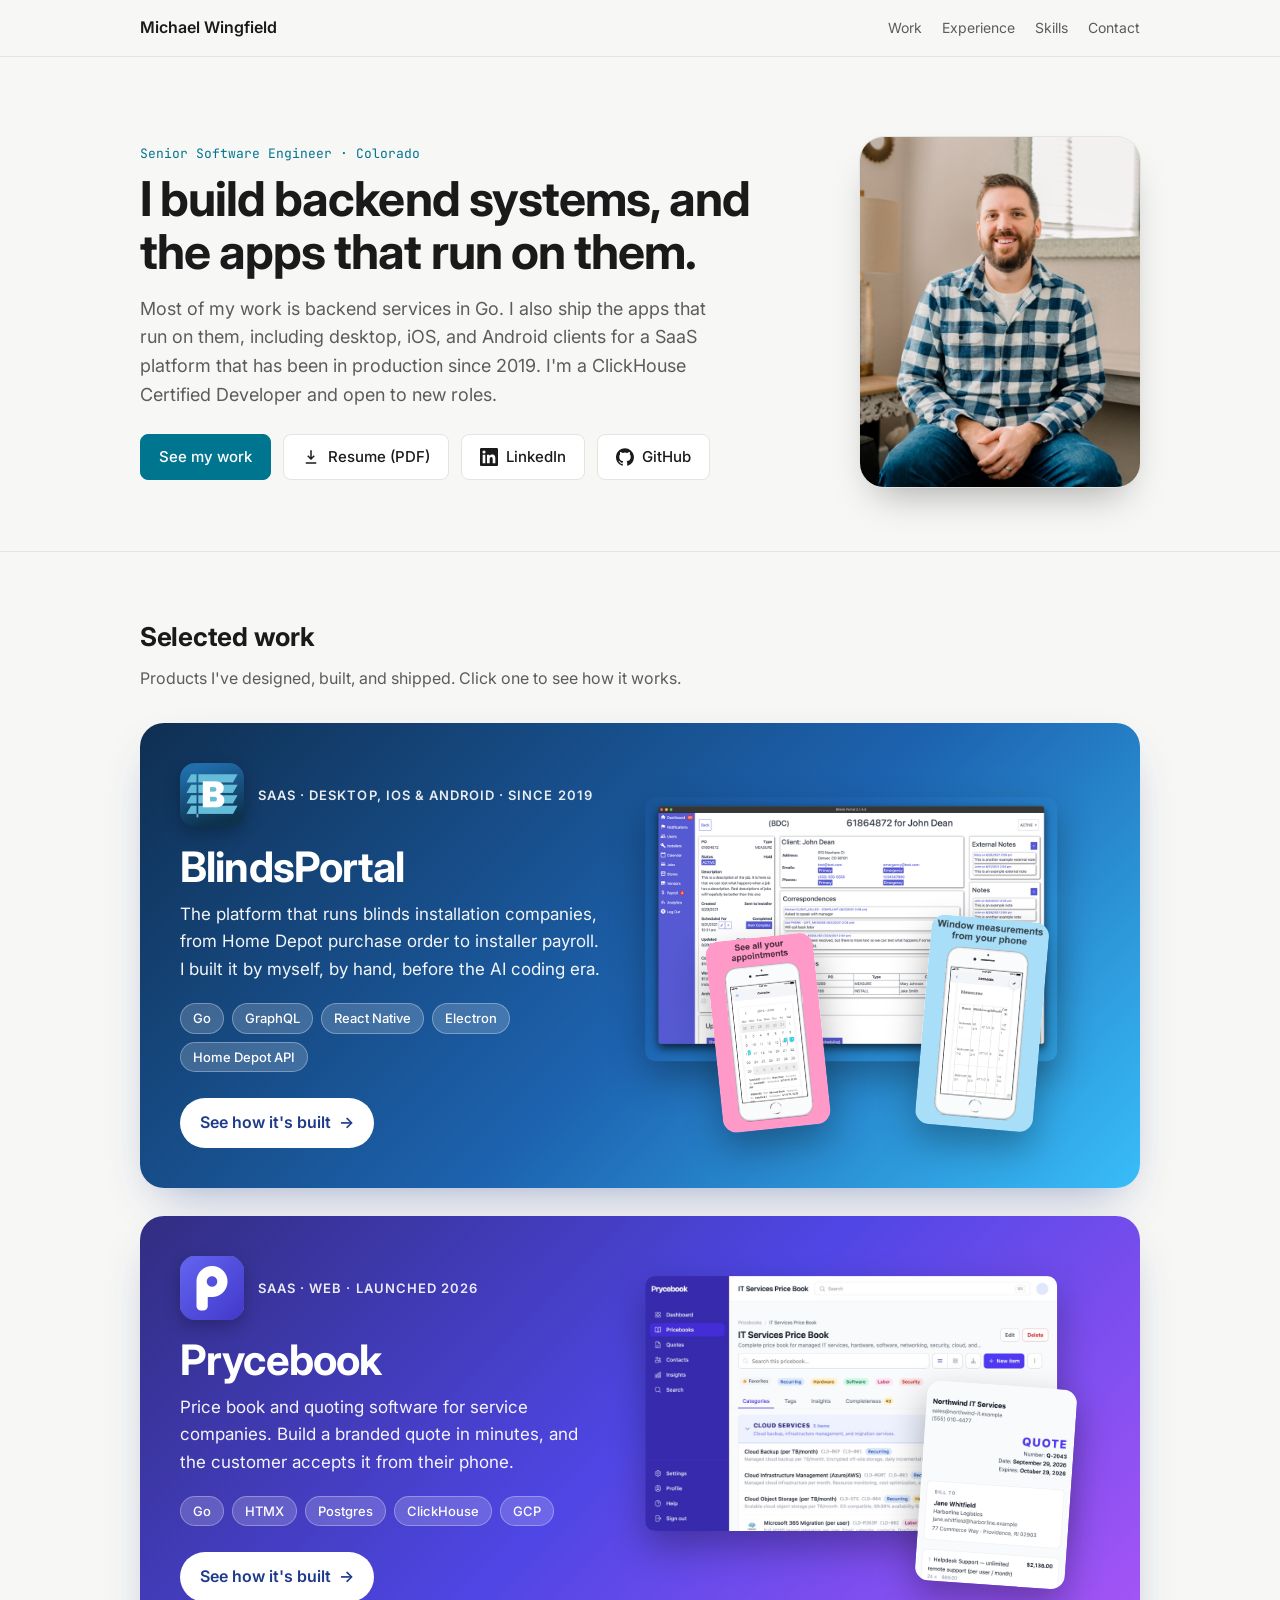
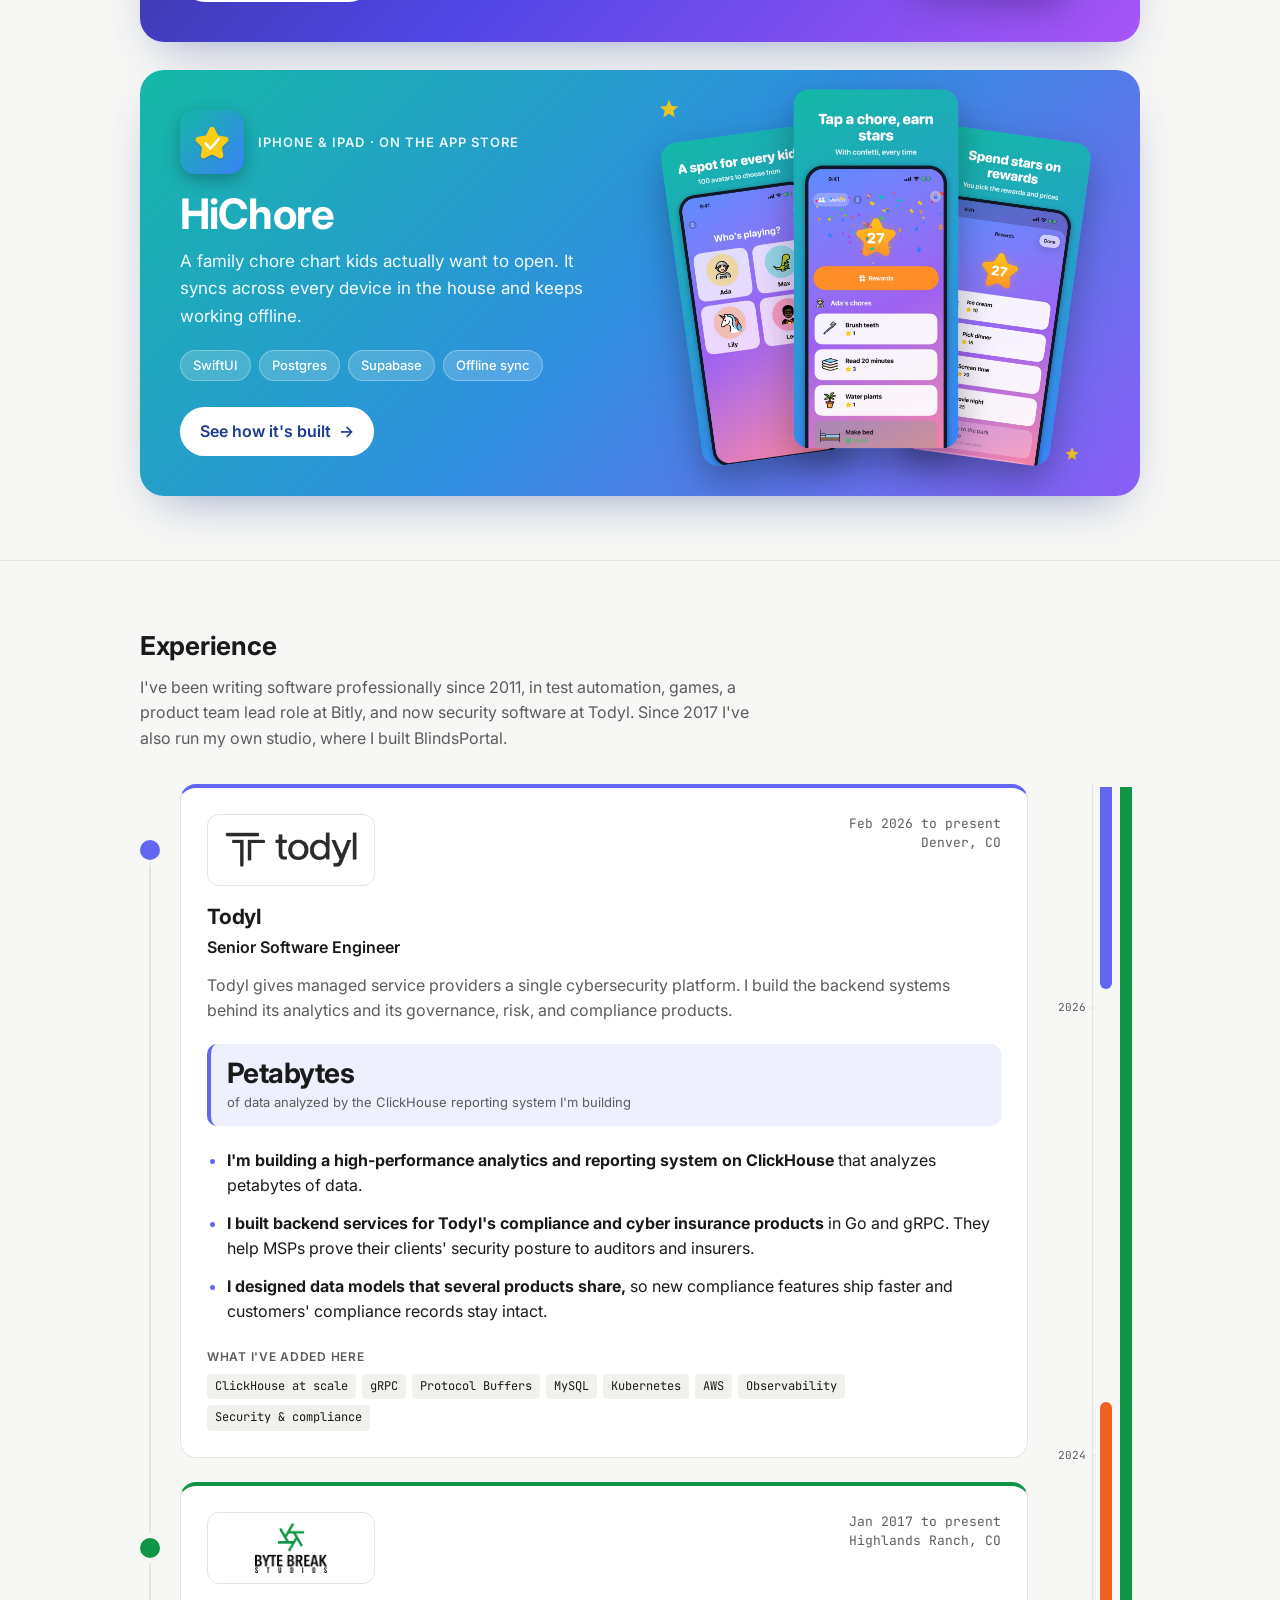
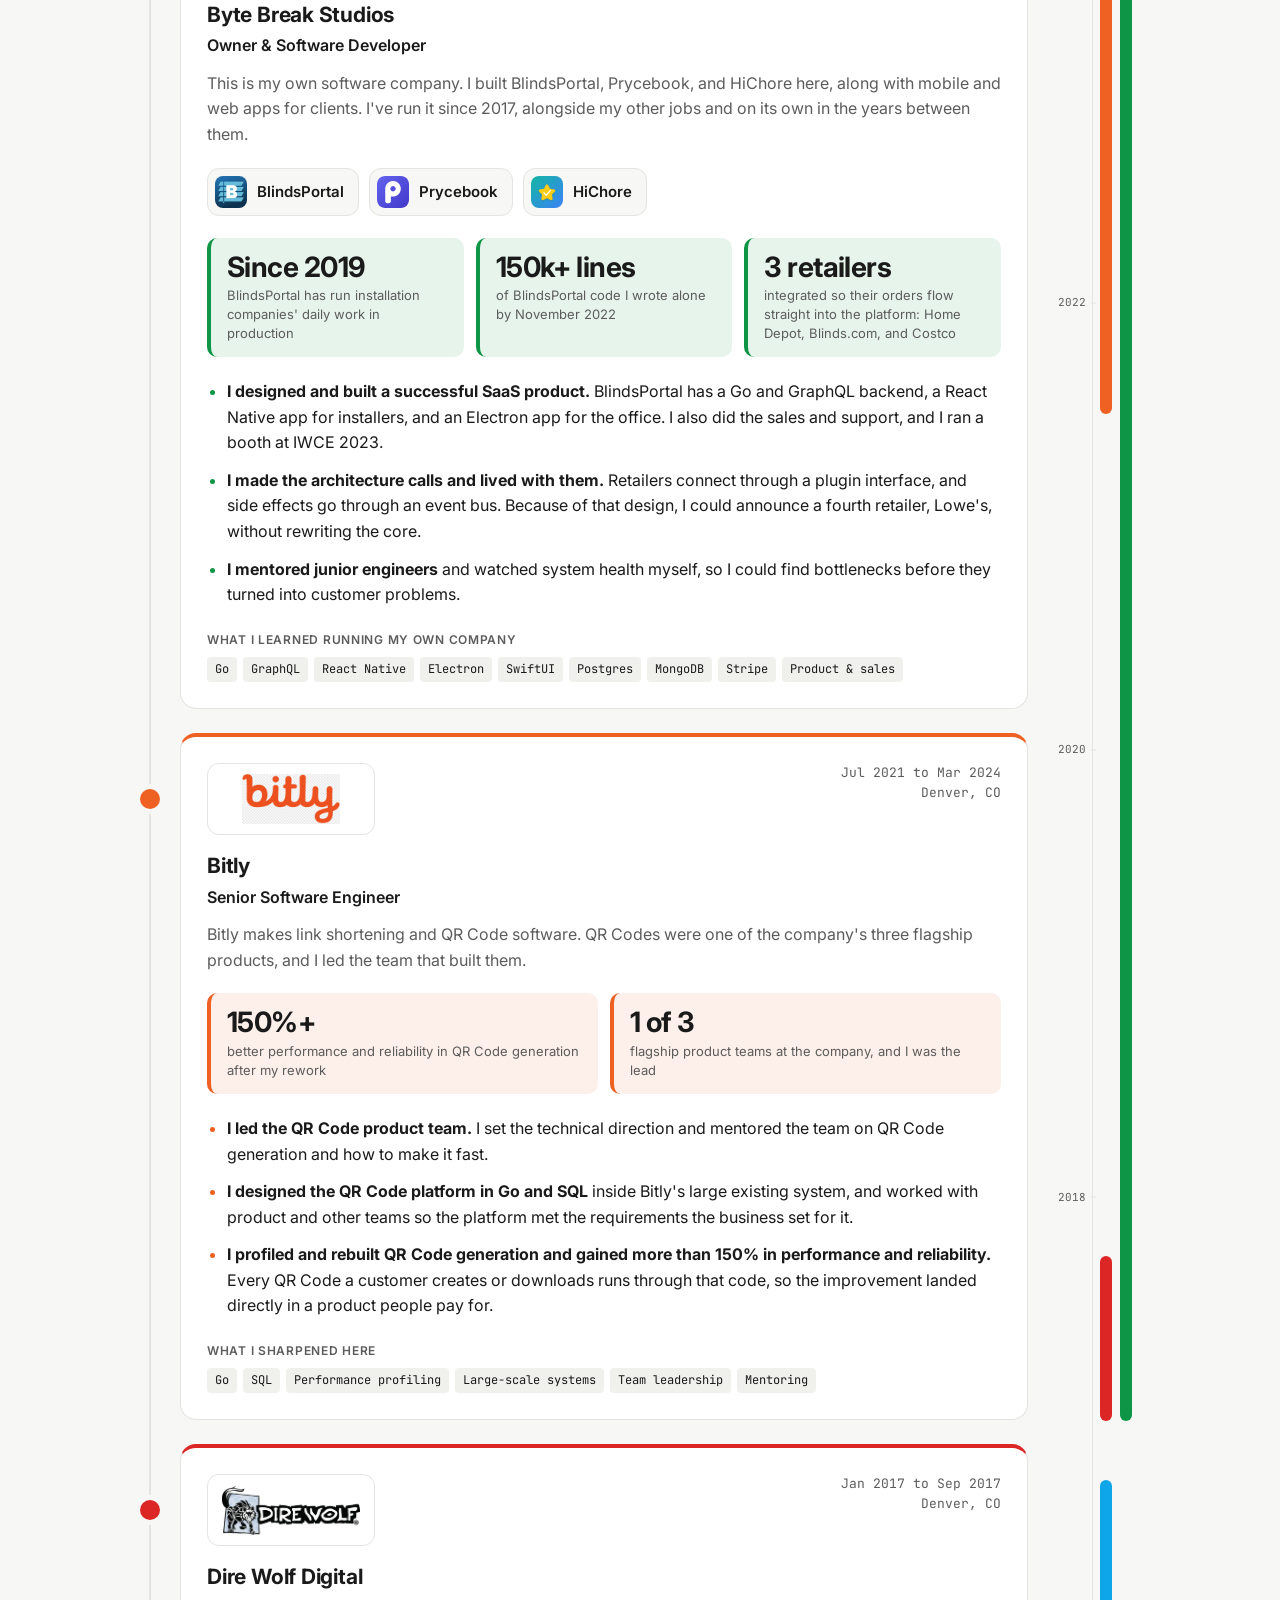
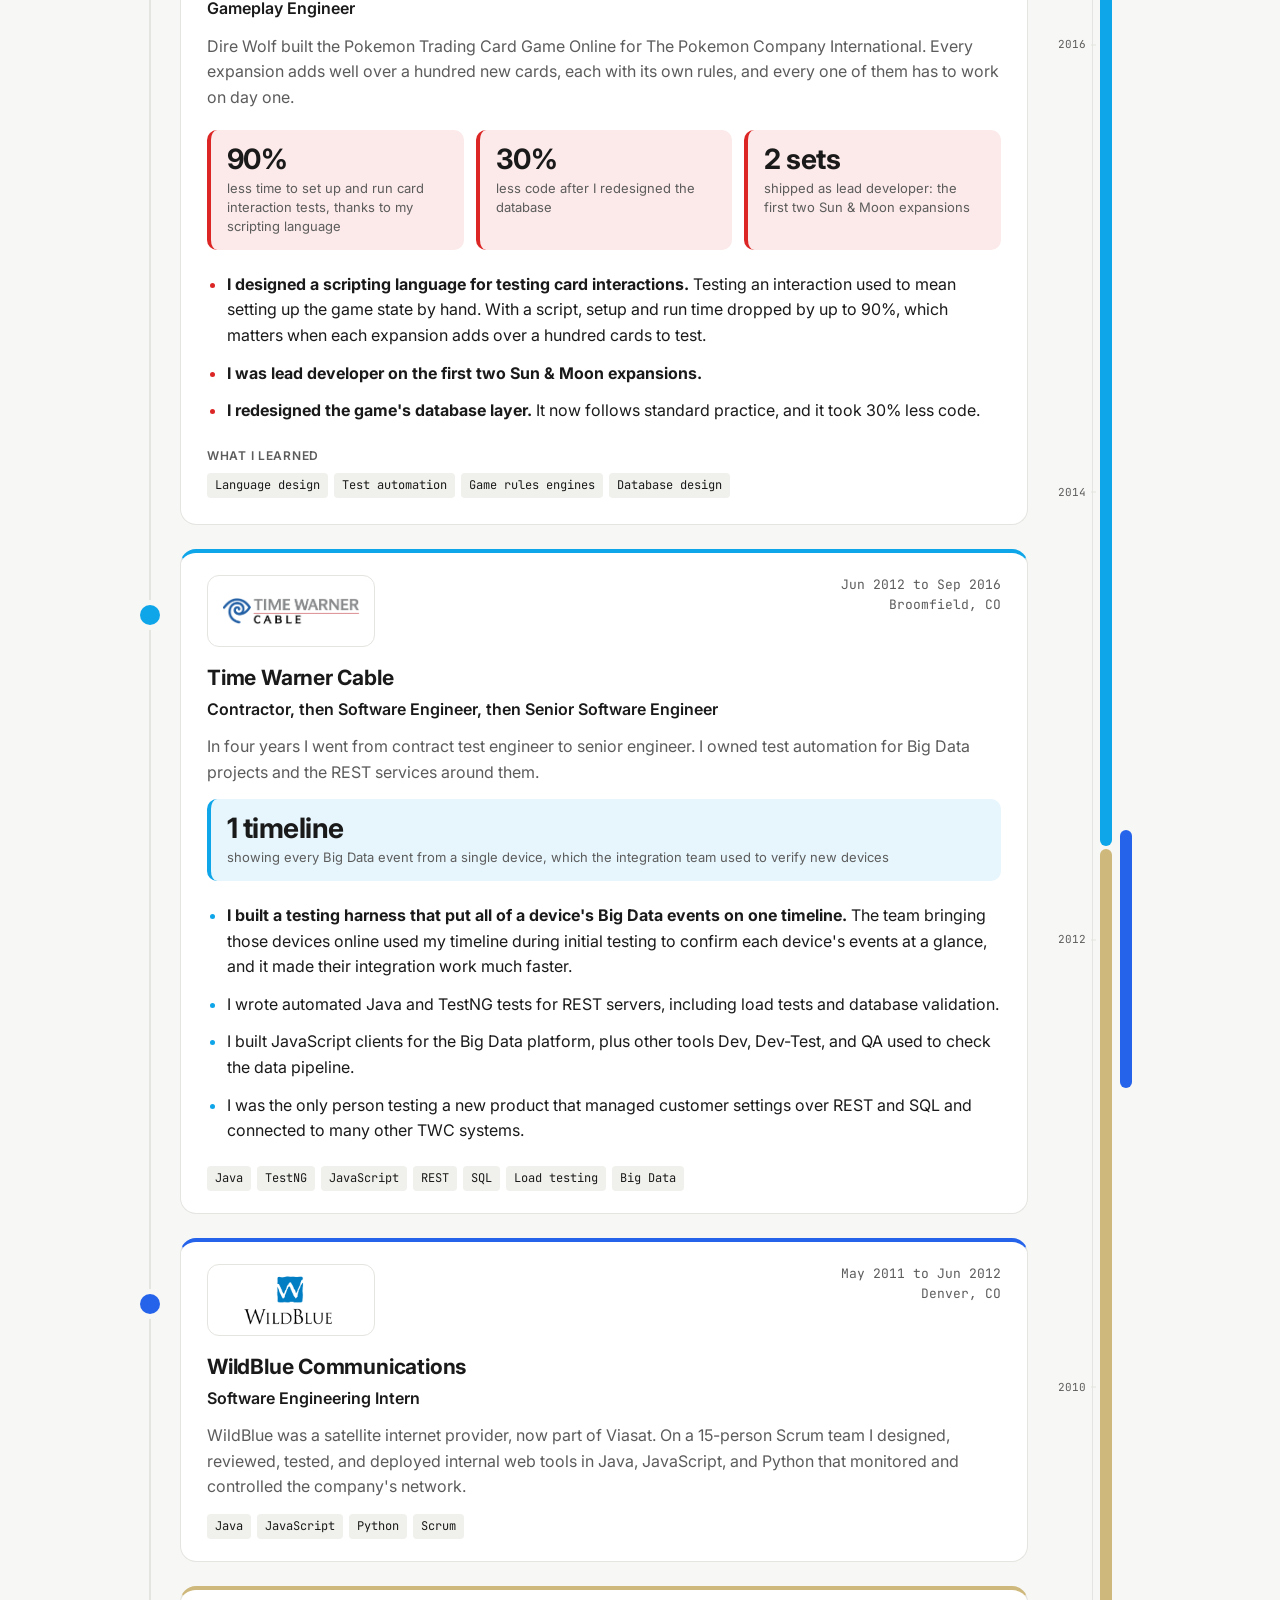
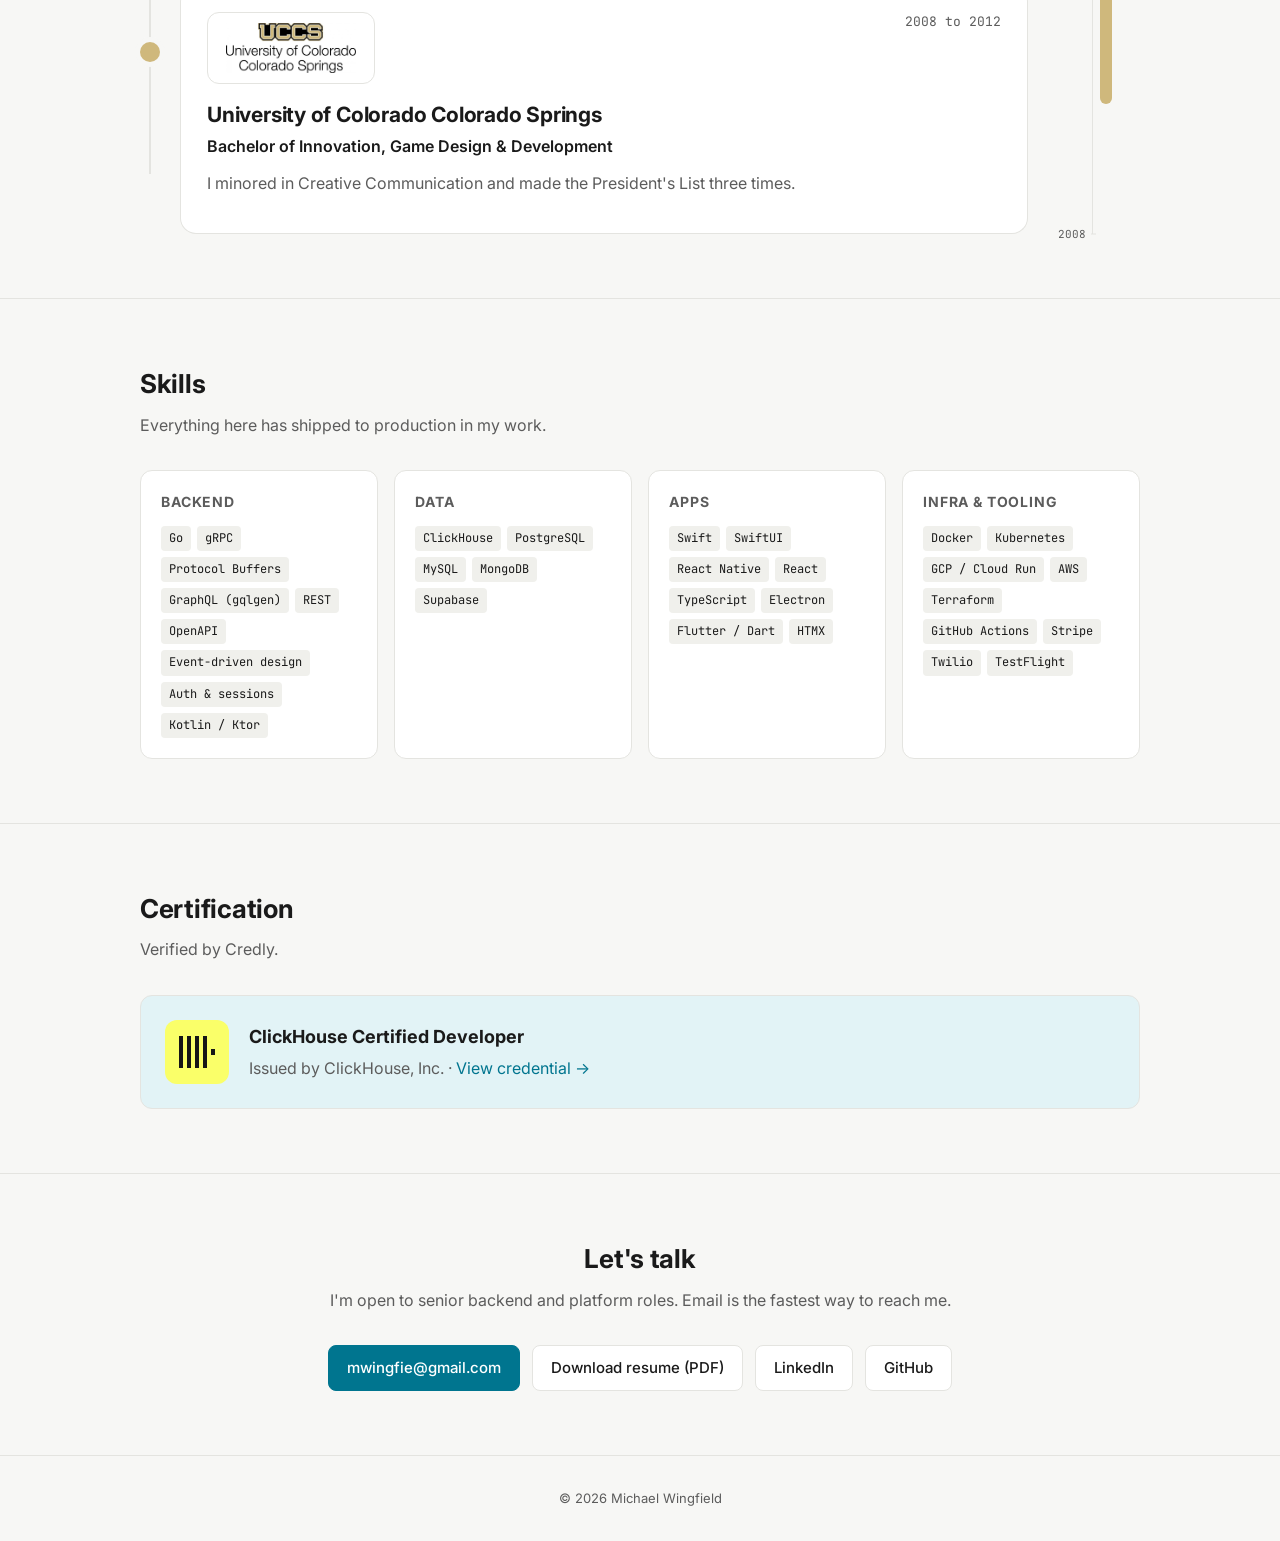
<file: index.html>
<!doctype html>
<html lang="en">
<head>
  <meta charset="utf-8">
  <meta name="viewport" content="width=device-width, initial-scale=1">
  <title>Michael Wingfield | Senior Software Engineer</title>
  <meta name="description" content="Michael Wingfield is a Colorado-based senior software engineer who builds backend systems and the apps on top of them. ClickHouse Certified Developer.">
  <meta property="og:title" content="Michael Wingfield | Senior Software Engineer">
  <meta property="og:description" content="Backend systems and the apps on top of them.">
  <meta property="og:image" content="https://kenoshen.github.io/assets/headshot.jpg">
  <link rel="canonical" href="https://kenoshen.github.io/">
  <link rel="alternate" type="text/markdown" href="/llms.txt" title="Plain-text profile for AI agents">
  <link rel="icon" type="image/png" href="assets/favicon.png">
  <link rel="apple-touch-icon" href="assets/favicon.png">
  <script type="application/ld+json">
  {
    "@context": "https://schema.org",
    "@type": "Person",
    "name": "Michael Wingfield",
    "jobTitle": "Senior Software Engineer",
    "description": "Senior software engineer who builds backend systems in Go and ships the desktop, iOS, and Android apps that run on them. Founder and sole engineer of BlindsPortal, a B2B SaaS platform in production since 2019. Open to senior backend and platform roles.",
    "url": "https://kenoshen.github.io/",
    "image": "https://kenoshen.github.io/assets/headshot.jpg",
    "email": "mailto:mwingfie@gmail.com",
    "address": { "@type": "PostalAddress", "addressRegion": "CO", "addressCountry": "US" },
    "subjectOf": {
      "@type": "DigitalDocument",
      "name": "Michael Wingfield resume",
      "encodingFormat": "application/pdf",
      "url": "https://kenoshen.github.io/Michael-Wingfield-Resume.pdf"
    },
    "sameAs": [
      "https://www.linkedin.com/in/michaelwingfield",
      "https://github.com/Kenoshen"
    ],
    "worksFor": [
      { "@type": "Organization", "name": "Todyl", "url": "https://www.todyl.com" },
      { "@type": "Organization", "name": "Byte Break Studios LLC" },
      { "@type": "Organization", "name": "BlindsPortal", "url": "https://www.blindsportal.com" },
      { "@type": "Organization", "name": "Prycebook", "url": "https://prycebook.com" }
    ],
    "alumniOf": [
      { "@type": "CollegeOrUniversity", "name": "University of Colorado Colorado Springs" },
      { "@type": "Organization", "name": "Bitly" },
      { "@type": "Organization", "name": "Dire Wolf Digital" },
      { "@type": "Organization", "name": "Time Warner Cable" }
    ],
    "hasCredential": {
      "@type": "EducationalOccupationalCredential",
      "name": "ClickHouse Certified Developer",
      "credentialCategory": "certification",
      "recognizedBy": { "@type": "Organization", "name": "ClickHouse, Inc." },
      "url": "https://www.credly.com/badges/eae1c54c-b783-4ebc-b0ed-852e7042c36a/public_url"
    },
    "knowsAbout": [
      "Go", "ClickHouse", "gRPC", "Protocol Buffers", "PostgreSQL", "MySQL", "MongoDB", "GraphQL", "REST APIs", "SQL",
      "TypeScript", "Swift", "SwiftUI", "Kotlin", "React Native", "React", "Electron",
      "Supabase", "HTMX", "Templ", "Docker", "Kubernetes", "Terraform", "AWS", "Google Cloud Platform", "Cloud Run", "GitHub Actions", "CI/CD",
      "Distributed systems", "Analytics at scale", "Offline-first sync", "Event-driven architecture",
      "Multi-tenant SaaS", "Technical leadership", "Stripe", "Twilio"
    ]
  }
  </script>
  <link rel="preconnect" href="https://fonts.googleapis.com">
  <link rel="preconnect" href="https://fonts.gstatic.com" crossorigin>
  <link href="https://fonts.googleapis.com/css2?family=Inter:wght@400;500;600;700&family=JetBrains+Mono:wght@400;500&display=swap" rel="stylesheet">
  <link rel="stylesheet" href="assets/css/site.css">
  <style>
    header.hero { padding: 80px 0 64px; }
    .hero-grid { display: flex; gap: 48px; align-items: center; }
    .hero img.portrait {
      order: 2; width: 280px; height: 350px; object-fit: cover; border-radius: 24px;
      box-shadow: 0 0 0 1px var(--border), 0 20px 40px -16px rgba(0, 0, 0, .35);
      flex-shrink: 0;
    }
    .lead { font-size: 18px; color: var(--muted); max-width: 580px; margin: 0 0 24px; }

    .work-list { display: grid; gap: 28px; }

    .skills { display: grid; grid-template-columns: repeat(auto-fit, minmax(200px, 1fr)); gap: 16px; }
    .skill-group { background: var(--surface); border: 1px solid var(--border); border-radius: 12px; padding: 20px; }
    .skill-group h3 { font-size: 14px; text-transform: uppercase; letter-spacing: 0.06em; color: var(--muted); margin: 0 0 12px; }

    .cert {
      display: flex; gap: 20px; align-items: center;
      background: var(--accent-soft); border: 1px solid var(--border); border-radius: 12px; padding: 24px;
    }
    .cert-badge { width: 64px; height: 64px; border-radius: 12px; flex-shrink: 0; background: #faff69; display: grid; place-items: center; }
    .cert-badge svg { width: 36px; height: 36px; }
    .cert h3 { margin: 0 0 4px; font-size: 18px; }
    .cert p { margin: 0; color: var(--muted); }

    .contact { text-align: center; }
    .contact .cta { justify-content: center; }
    .contact .section-sub { margin-left: auto; margin-right: auto; }

    @media (max-width: 640px) {
      header.hero { padding: 48px 0 40px; }
      .hero-grid { flex-direction: column; align-items: flex-start; gap: 24px; }
      .hero img.portrait { order: 0; width: 200px; height: 250px; border-radius: 20px; }
      nav ul { gap: 14px; }
      nav ul li.hide-sm { display: none; }
      .cert { flex-direction: column; align-items: flex-start; }
    }
  </style>
</head>
<body>
  <nav>
    <div class="wrap">
      <a class="brand" href="#">Michael Wingfield</a>
      <ul>
        <li><a href="#work">Work</a></li>
        <li><a href="#experience">Experience</a></li>
        <li class="hide-sm"><a href="#skills">Skills</a></li>
        <li><a href="#contact">Contact</a></li>
      </ul>
    </div>
  </nav>

  <header class="hero">
    <div class="wrap hero-grid">
      <img class="portrait" src="assets/headshot.jpg" alt="Michael Wingfield" width="280" height="350">
      <div>
        <p class="eyebrow">Senior Software Engineer · Colorado</p>
        <h1>I build backend systems, and the apps that run on them.</h1>
        <p class="lead">
          Most of my work is backend services in Go. I also ship the apps that run on them,
          including desktop, iOS, and Android clients for a SaaS platform that has been in
          production since 2019.
          I'm a ClickHouse Certified Developer and open to new roles.
        </p>
        <div class="cta">
          <a class="btn primary" href="#work">See my work</a>
          <a class="btn" href="Michael-Wingfield-Resume.pdf" download>
            <svg viewBox="0 0 24 24" aria-hidden="true"><path d="M12 16l-5-5 1.4-1.4 2.6 2.6V3h2v9.2l2.6-2.6L17 11l-5 5zM5 19h14v2H5z"/></svg>
            Resume (PDF)
          </a>
          <a class="btn" href="https://www.linkedin.com/in/michaelwingfield">
            <svg viewBox="0 0 24 24" aria-hidden="true"><path d="M20.45 20.45h-3.56v-5.57c0-1.33-.02-3.04-1.85-3.04-1.85 0-2.14 1.45-2.14 2.94v5.67H9.34V9h3.42v1.56h.05c.48-.9 1.64-1.85 3.37-1.85 3.6 0 4.27 2.37 4.27 5.46v6.28zM5.34 7.43a2.06 2.06 0 1 1 0-4.13 2.06 2.06 0 0 1 0 4.13zM7.12 20.45H3.56V9h3.56v11.45zM22.22 0H1.77C.79 0 0 .77 0 1.73v20.54C0 23.23.79 24 1.77 24h20.45c.98 0 1.78-.77 1.78-1.73V1.73C24 .77 23.2 0 22.22 0z"/></svg>
            LinkedIn
          </a>
          <a class="btn" href="https://github.com/Kenoshen">
            <svg viewBox="0 0 24 24" aria-hidden="true"><path d="M12 .3a12 12 0 0 0-3.8 23.38c.6.12.83-.26.83-.57L9 21.07c-3.34.72-4.04-1.61-4.04-1.61-.55-1.39-1.34-1.76-1.34-1.76-1.08-.74.09-.73.09-.73 1.2.09 1.83 1.24 1.83 1.24 1.07 1.83 2.81 1.3 3.5 1 .1-.78.42-1.31.76-1.61-2.67-.3-5.47-1.33-5.47-5.93 0-1.31.47-2.38 1.24-3.22-.14-.3-.54-1.52.1-3.18 0 0 1-.32 3.3 1.23a11.5 11.5 0 0 1 6 0c2.28-1.55 3.29-1.23 3.29-1.23.64 1.66.24 2.88.12 3.18a4.65 4.65 0 0 1 1.23 3.22c0 4.61-2.8 5.63-5.48 5.92.42.36.81 1.1.81 2.22l-.01 3.29c0 .31.2.69.82.57A12 12 0 0 0 12 .3"/></svg>
            GitHub
          </a>
        </div>
      </div>
    </div>
  </header>

  <section id="work">
    <div class="wrap">
      <h2>Selected work</h2>
      <p class="section-sub">Products I've designed, built, and shipped. Click one to see how it works.</p>

      <div class="work-list">
        <a class="showcase blindsportal" href="projects/blindsportal.html">
          <div>
            <div class="badge-row">
              <img class="app-icon" src="assets/blindsportal/icon.png" alt="">
              <span class="kicker">SaaS · Desktop, iOS &amp; Android · Since 2019</span>
            </div>
            <h3>BlindsPortal</h3>
            <p>The platform that runs blinds installation companies, from Home Depot purchase order to installer payroll. I built it by myself, by hand, before the AI coding era.</p>
            <ul class="pills">
              <li>Go</li><li>GraphQL</li><li>React Native</li><li>Electron</li><li>Home Depot API</li>
            </ul>
            <span class="go">See how it's built <span aria-hidden="true">→</span></span>
          </div>
          <div class="shots devices" aria-hidden="true">
            <img src="assets/blindsportal/desktop-job-details.png" alt="" loading="lazy">
            <img src="assets/blindsportal/phone-2.jpg" alt="" loading="lazy">
            <img src="assets/blindsportal/phone-4.jpg" alt="" loading="lazy">
          </div>
        </a>

        <a class="showcase prycebook" href="projects/prycebook.html">
          <div>
            <div class="badge-row">
              <img class="app-icon" src="assets/prycebook/icon-512.png" alt="">
              <span class="kicker">SaaS · Web · Launched 2026</span>
            </div>
            <h3>Prycebook</h3>
            <p>Price book and quoting software for service companies. Build a branded quote in minutes, and the customer accepts it from their phone.</p>
            <ul class="pills">
              <li>Go</li><li>HTMX</li><li>Postgres</li><li>ClickHouse</li><li>GCP</li>
            </ul>
            <span class="go">See how it's built <span aria-hidden="true">→</span></span>
          </div>
          <div class="shots devices two" aria-hidden="true">
            <img src="assets/prycebook/email-pricebook.jpg" alt="" loading="lazy">
            <img src="assets/prycebook/email-public-quote-phone.jpg" alt="" loading="lazy">
          </div>
        </a>

        <a class="showcase hichore" href="projects/hichore.html">
          <svg class="sparkle" style="top:28px; right:46%; width:22px" viewBox="0 0 24 24" aria-hidden="true"><path fill="currentColor" d="M12 2l2.9 6.6 7.1.7-5.4 4.7 1.6 7L12 17.3 5.8 21l1.6-7L2 9.3l7.1-.7z"/></svg>
          <svg class="sparkle" style="bottom:34px; right:6%; width:16px" viewBox="0 0 24 24" aria-hidden="true"><path fill="currentColor" d="M12 2l2.9 6.6 7.1.7-5.4 4.7 1.6 7L12 17.3 5.8 21l1.6-7L2 9.3l7.1-.7z"/></svg>
          <div>
            <div class="badge-row">
              <img class="app-icon" src="assets/hichore/icon.png" alt="">
              <span class="kicker">iPhone &amp; iPad · On the App Store</span>
            </div>
            <h3>HiChore</h3>
            <p>A family chore chart kids actually want to open. It syncs across every device in the house and keeps working offline.</p>
            <ul class="pills">
              <li>SwiftUI</li><li>Postgres</li><li>Supabase</li><li>Offline sync</li>
            </ul>
            <span class="go">See how it's built <span aria-hidden="true">→</span></span>
          </div>
          <div class="shots" aria-hidden="true">
            <img src="assets/hichore/01-kid-picker.jpg" alt="" loading="lazy">
            <img src="assets/hichore/02-kid-home.jpg" alt="" loading="lazy">
            <img src="assets/hichore/03-reward-shop.jpg" alt="" loading="lazy">
          </div>
        </a>
      </div>
    </div>
  </section>

  <section id="experience">
    <div class="wrap">
      <h2>Experience</h2>
      <p class="section-sub">I've been writing software professionally since 2011, in test automation, games, a product team lead role at Bitly, and now security software at Todyl. Since 2017 I've also run my own studio, where I built BlindsPortal.</p>

      <div class="exp-layout">
      <ol class="timeline">
        <li class="job" style="--c:#6366f1" data-start="2026-02">
          <div class="dot"></div>
          <div class="job-card">
            <div class="job-head">
              <div>
                <div class="logo"><img src="assets/logos/todyl-wordmark.png" alt="Todyl logo"></div>
                <h3>Todyl</h3>
                <p class="role">Senior Software Engineer</p>
              </div>
              <p class="when">Feb 2026 to present<br>Denver, CO</p>
            </div>
            <p class="about">Todyl gives managed service providers a single cybersecurity platform. I build the backend systems behind its analytics and its governance, risk, and compliance products.</p>
            <div class="impact">
              <div><b>Petabytes</b> <span>of data analyzed by the ClickHouse reporting system I'm building</span></div>
            </div>
            <ul class="highlights">
              <li><b>I'm building a high-performance analytics and reporting system on ClickHouse</b> that analyzes petabytes of data.</li>
              <li><b>I built backend services for Todyl's compliance and cyber insurance products</b> in Go and gRPC. They help MSPs prove their clients' security posture to auditors and insurers.</li>
              <li><b>I designed data models that several products share,</b> so new compliance features ship faster and customers' compliance records stay intact.</li>
            </ul>
            <div class="gained">
              <span class="label">What I've added here</span>
              <ul class="tags"><li>ClickHouse at scale</li><li>gRPC</li><li>Protocol Buffers</li><li>MySQL</li><li>Kubernetes</li><li>AWS</li><li>Observability</li><li>Security &amp; compliance</li></ul>
            </div>
          </div>
        </li>

        <li class="job" style="--c:#0e9545" data-start="2017-01">
          <div class="dot"></div>
          <div class="job-card">
            <div class="job-head">
              <div>
                <div class="logo"><img src="assets/logos/bytebreak-wordmark.png" alt="Byte Break Studios logo"></div>
                <h3>Byte Break Studios</h3>
                <p class="role">Owner &amp; Software Developer</p>
              </div>
              <p class="when">Jan 2017 to present<br>Highlands Ranch, CO</p>
            </div>
            <p class="about">This is my own software company. I built BlindsPortal, Prycebook, and HiChore here, along with mobile and web apps for clients. I've run it since 2017, alongside my other jobs and on its own in the years between them.</p>
            <div class="proj-links">
              <a href="projects/blindsportal.html"><img src="assets/blindsportal/icon.png" alt="">BlindsPortal</a>
              <a href="projects/prycebook.html"><img src="assets/prycebook/icon-512.png" alt="">Prycebook</a>
              <a href="projects/hichore.html"><img src="assets/hichore/icon.png" alt="">HiChore</a>
            </div>
            <div class="impact">
              <div><b>Since 2019</b> <span>BlindsPortal has run installation companies' daily work in production</span></div>
              <div><b>150k+ lines</b> <span>of BlindsPortal code I wrote alone by November 2022</span></div>
              <div><b>3 retailers</b> <span>integrated so their orders flow straight into the platform: Home Depot, Blinds.com, and Costco</span></div>
            </div>
            <ul class="highlights">
              <li><b>I designed and built a successful SaaS product.</b> BlindsPortal has a Go and GraphQL backend, a React Native app for installers, and an Electron app for the office. I also did the sales and support, and I ran a booth at IWCE 2023.</li>
              <li><b>I made the architecture calls and lived with them.</b> Retailers connect through a plugin interface, and side effects go through an event bus. Because of that design, I could announce a fourth retailer, Lowe's, without rewriting the core.</li>
              <li><b>I mentored junior engineers</b> and watched system health myself, so I could find bottlenecks before they turned into customer problems.</li>
            </ul>
            <div class="gained">
              <span class="label">What I learned running my own company</span>
              <ul class="tags"><li>Go</li><li>GraphQL</li><li>React Native</li><li>Electron</li><li>SwiftUI</li><li>Postgres</li><li>MongoDB</li><li>Stripe</li><li>Product &amp; sales</li></ul>
            </div>
          </div>
        </li>

        <li class="job" style="--c:#ee6123" data-start="2021-07" data-end="2024-03">
          <div class="dot"></div>
          <div class="job-card">
            <div class="job-head">
              <div>
                <div class="logo"><img src="assets/logos/bitly.jpg" alt="Bitly logo"></div>
                <h3>Bitly</h3>
                <p class="role">Senior Software Engineer</p>
              </div>
              <p class="when">Jul 2021 to Mar 2024<br>Denver, CO</p>
            </div>
            <p class="about">Bitly makes link shortening and QR Code software. QR Codes were one of the company's three flagship products, and I led the team that built them.</p>
            <div class="impact">
              <div><b>150%+</b> <span>better performance and reliability in QR Code generation after my rework</span></div>
              <div><b>1 of 3</b> <span>flagship product teams at the company, and I was the lead</span></div>
            </div>
            <ul class="highlights">
              <li><b>I led the QR Code product team.</b> I set the technical direction and mentored the team on QR Code generation and how to make it fast.</li>
              <li><b>I designed the QR Code platform in Go and SQL</b> inside Bitly's large existing system, and worked with product and other teams so the platform met the requirements the business set for it.</li>
              <li><b>I profiled and rebuilt QR Code generation and gained more than 150% in performance and reliability.</b> Every QR Code a customer creates or downloads runs through that code, so the improvement landed directly in a product people pay for.</li>
            </ul>
            <div class="gained">
              <span class="label">What I sharpened here</span>
              <ul class="tags"><li>Go</li><li>SQL</li><li>Performance profiling</li><li>Large-scale systems</li><li>Team leadership</li><li>Mentoring</li></ul>
            </div>
          </div>
        </li>

        <li class="job" style="--c:#dc2626" data-start="2017-01" data-end="2017-09">
          <div class="dot"></div>
          <div class="job-card">
            <div class="job-head">
              <div>
                <div class="logo"><img src="assets/logos/direwolf.webp" alt="Dire Wolf Digital logo"></div>
                <h3>Dire Wolf Digital</h3>
                <p class="role">Gameplay Engineer</p>
              </div>
              <p class="when">Jan 2017 to Sep 2017<br>Denver, CO</p>
            </div>
            <p class="about">Dire Wolf built the Pokemon Trading Card Game Online for The Pokemon Company International. Every expansion adds well over a hundred new cards, each with its own rules, and every one of them has to work on day one.</p>
            <div class="impact">
              <div><b>90%</b> <span>less time to set up and run card interaction tests, thanks to my scripting language</span></div>
              <div><b>30%</b> <span>less code after I redesigned the database</span></div>
              <div><b>2 sets</b> <span>shipped as lead developer: the first two Sun &amp; Moon expansions</span></div>
            </div>
            <ul class="highlights">
              <li><b>I designed a scripting language for testing card interactions.</b> Testing an interaction used to mean setting up the game state by hand. With a script, setup and run time dropped by up to 90%, which matters when each expansion adds over a hundred cards to test.</li>
              <li><b>I was lead developer on the first two Sun &amp; Moon expansions.</b></li>
              <li><b>I redesigned the game's database layer.</b> It now follows standard practice, and it took 30% less code.</li>
            </ul>
            <div class="gained">
              <span class="label">What I learned</span>
              <ul class="tags"><li>Language design</li><li>Test automation</li><li>Game rules engines</li><li>Database design</li></ul>
            </div>
          </div>
        </li>

        <li class="job compact" style="--c:#0ea5e9" data-start="2012-06" data-end="2016-09">
          <div class="dot"></div>
          <div class="job-card">
            <div class="job-head">
              <div>
                <div class="logo"><img src="assets/logos/twc-wordmark.png" alt="Time Warner Cable logo"></div>
                <h3>Time Warner Cable</h3>
                <p class="role">Contractor, then Software Engineer, then Senior Software Engineer</p>
              </div>
              <p class="when">Jun 2012 to Sep 2016<br>Broomfield, CO</p>
            </div>
            <p class="about">In four years I went from contract test engineer to senior engineer. I owned test automation for Big Data projects and the REST services around them.</p>
            <div class="impact">
              <div><b>1 timeline</b> <span>showing every Big Data event from a single device, which the integration team used to verify new devices</span></div>
            </div>
            <ul class="highlights">
              <li><b>I built a testing harness that put all of a device's Big Data events on one timeline.</b> The team bringing those devices online used my timeline during initial testing to confirm each device's events at a glance, and it made their integration work much faster.</li>
              <li>I wrote automated Java and TestNG tests for REST servers, including load tests and database validation.</li>
              <li>I built JavaScript clients for the Big Data platform, plus other tools Dev, Dev-Test, and QA used to check the data pipeline.</li>
              <li>I was the only person testing a new product that managed customer settings over REST and SQL and connected to many other TWC systems.</li>
            </ul>
            <ul class="tags"><li>Java</li><li>TestNG</li><li>JavaScript</li><li>REST</li><li>SQL</li><li>Load testing</li><li>Big Data</li></ul>
          </div>
        </li>

        <li class="job compact" style="--c:#2563eb" data-start="2011-05" data-end="2012-06">
          <div class="dot"></div>
          <div class="job-card">
            <div class="job-head">
              <div>
                <div class="logo"><img src="assets/logos/wildblue-wordmark.png" alt="WildBlue Communications logo"></div>
                <h3>WildBlue Communications</h3>
                <p class="role">Software Engineering Intern</p>
              </div>
              <p class="when">May 2011 to Jun 2012<br>Denver, CO</p>
            </div>
            <p class="about">WildBlue was a satellite internet provider, now part of Viasat. On a 15-person Scrum team I designed, reviewed, tested, and deployed internal web tools in Java, JavaScript, and Python that monitored and controlled the company's network.</p>
            <ul class="tags"><li>Java</li><li>JavaScript</li><li>Python</li><li>Scrum</li></ul>
          </div>
        </li>

        <li class="job compact" style="--c:#cfb87c" data-start="2008-08" data-end="2012-05">
          <div class="dot"></div>
          <div class="job-card">
            <div class="job-head">
              <div>
                <div class="logo"><img src="assets/logos/uccs.jpg" alt="University of Colorado Colorado Springs logo"></div>
                <h3>University of Colorado Colorado Springs</h3>
                <p class="role">Bachelor of Innovation, Game Design &amp; Development</p>
              </div>
              <p class="when">2008 to 2012</p>
            </div>
            <p class="about">I minored in Creative Communication and made the President's List three times.</p>
          </div>
        </li>
      </ol>
      <div class="tl-chart" aria-hidden="true"></div>
      </div>
    </div>
  </section>

  <section id="skills">
    <div class="wrap">
      <h2>Skills</h2>
      <p class="section-sub">Everything here has shipped to production in my work.</p>
      <div class="skills">
        <div class="skill-group">
          <h3>Backend</h3>
          <ul class="tags"><li>Go</li><li>gRPC</li><li>Protocol Buffers</li><li>GraphQL (gqlgen)</li><li>REST</li><li>OpenAPI</li><li>Event-driven design</li><li>Auth &amp; sessions</li><li>Kotlin / Ktor</li></ul>
        </div>
        <div class="skill-group">
          <h3>Data</h3>
          <ul class="tags"><li>ClickHouse</li><li>PostgreSQL</li><li>MySQL</li><li>MongoDB</li><li>Supabase</li></ul>
        </div>
        <div class="skill-group">
          <h3>Apps</h3>
          <ul class="tags"><li>Swift</li><li>SwiftUI</li><li>React Native</li><li>React</li><li>TypeScript</li><li>Electron</li><li>Flutter / Dart</li><li>HTMX</li></ul>
        </div>
        <div class="skill-group">
          <h3>Infra &amp; tooling</h3>
          <ul class="tags"><li>Docker</li><li>Kubernetes</li><li>GCP / Cloud Run</li><li>AWS</li><li>Terraform</li><li>GitHub Actions</li><li>Stripe</li><li>Twilio</li><li>TestFlight</li></ul>
        </div>
      </div>
    </div>
  </section>

  <section id="certification">
    <div class="wrap">
      <h2>Certification</h2>
      <p class="section-sub">Verified by Credly.</p>
      <div class="cert">
        <div class="cert-badge" aria-hidden="true">
          <svg viewBox="0 0 9 8"><path fill="#161616" d="M0 0h1v8H0zM2 0h1v8H2zM4 0h1v8H4zM6 0h1v8H6zM8 3.25h1v1.5H8z"/></svg>
        </div>
        <div>
          <h3>ClickHouse Certified Developer</h3>
          <p>Issued by ClickHouse, Inc. · <a href="https://www.credly.com/badges/eae1c54c-b783-4ebc-b0ed-852e7042c36a/public_url">View credential →</a></p>
        </div>
      </div>
    </div>
  </section>

  <section id="contact" class="contact">
    <div class="wrap">
      <h2>Let's talk</h2>
      <p class="section-sub">I'm open to senior backend and platform roles. Email is the fastest way to reach me.</p>
      <div class="cta">
        <a class="btn primary" href="mailto:mwingfie@gmail.com">mwingfie@gmail.com</a>
        <a class="btn" href="Michael-Wingfield-Resume.pdf" download>Download resume (PDF)</a>
        <a class="btn" href="https://www.linkedin.com/in/michaelwingfield">LinkedIn</a>
        <a class="btn" href="https://github.com/Kenoshen">GitHub</a>
      </div>
    </div>
  </section>

  <footer>© 2026 Michael Wingfield</footer>
  <script>
    // Draws each job as a bar on a proportional time axis beside the experience list.
    (() => {
      const list = document.querySelector('.timeline');
      const chart = document.querySelector('.tl-chart');
      if (!list || !chart) return;

      const toYears = (ym, endOfMonth) => {
        const [y, m] = ym.split('-').map(Number);
        return y + (m - 1 + (endOfMonth ? 1 : 0)) / 12;
      };
      const today = new Date();
      const now = today.getFullYear() + (today.getMonth() + 1) / 12;

      const items = [...list.querySelectorAll('.job[data-start]')].map(el => ({
        el,
        start: toYears(el.dataset.start),
        end: el.dataset.end ? toYears(el.dataset.end, true) : now,
        color: el.style.getPropertyValue('--c').trim(),
        label: el.querySelector('h3').textContent + ' · ' + el.querySelector('.when').firstChild.textContent.trim(),
      }));

      const min = Math.floor(Math.min(...items.map(i => i.start)));
      const pct = t => ((t - min) / (now - min)) * 100;

      // Put overlapping jobs side by side: each job takes the first lane that's free when it starts.
      const laneEnds = [];
      [...items].sort((a, b) => a.start - b.start || a.end - b.end).forEach(it => {
        let lane = laneEnds.findIndex(end => end <= it.start + 0.01);
        if (lane === -1) lane = laneEnds.push(0) - 1;
        laneEnds[lane] = it.end;
        it.lane = lane;
      });
      chart.style.setProperty('--lanes', laneEnds.length);

      for (let y = Math.ceil(min / 2) * 2; y <= now; y += 2) {
        const tick = document.createElement('div');
        tick.className = 'tl-tick';
        tick.style.bottom = pct(y) + '%';
        tick.textContent = y;
        chart.appendChild(tick);
      }

      items.forEach(it => {
        const bar = document.createElement('div');
        bar.className = 'tl-bar' + (it.el.dataset.end ? '' : ' current');
        bar.title = it.label;
        bar.style.cssText = `--lane:${it.lane}; bottom:${pct(it.start)}%; height:calc(${pct(it.end) - pct(it.start)}% - 3px); color:${it.color}`;
        bar.addEventListener('mouseenter', () => it.el.classList.add('is-hl'));
        bar.addEventListener('mouseleave', () => it.el.classList.remove('is-hl'));
        bar.addEventListener('click', () => it.el.scrollIntoView({ behavior: 'smooth', block: 'center' }));
        it.el.addEventListener('mouseenter', () => bar.classList.add('is-hl'));
        it.el.addEventListener('mouseleave', () => bar.classList.remove('is-hl'));
        chart.appendChild(bar);
      });
    })();
  </script>
</body>
</html>
</file>
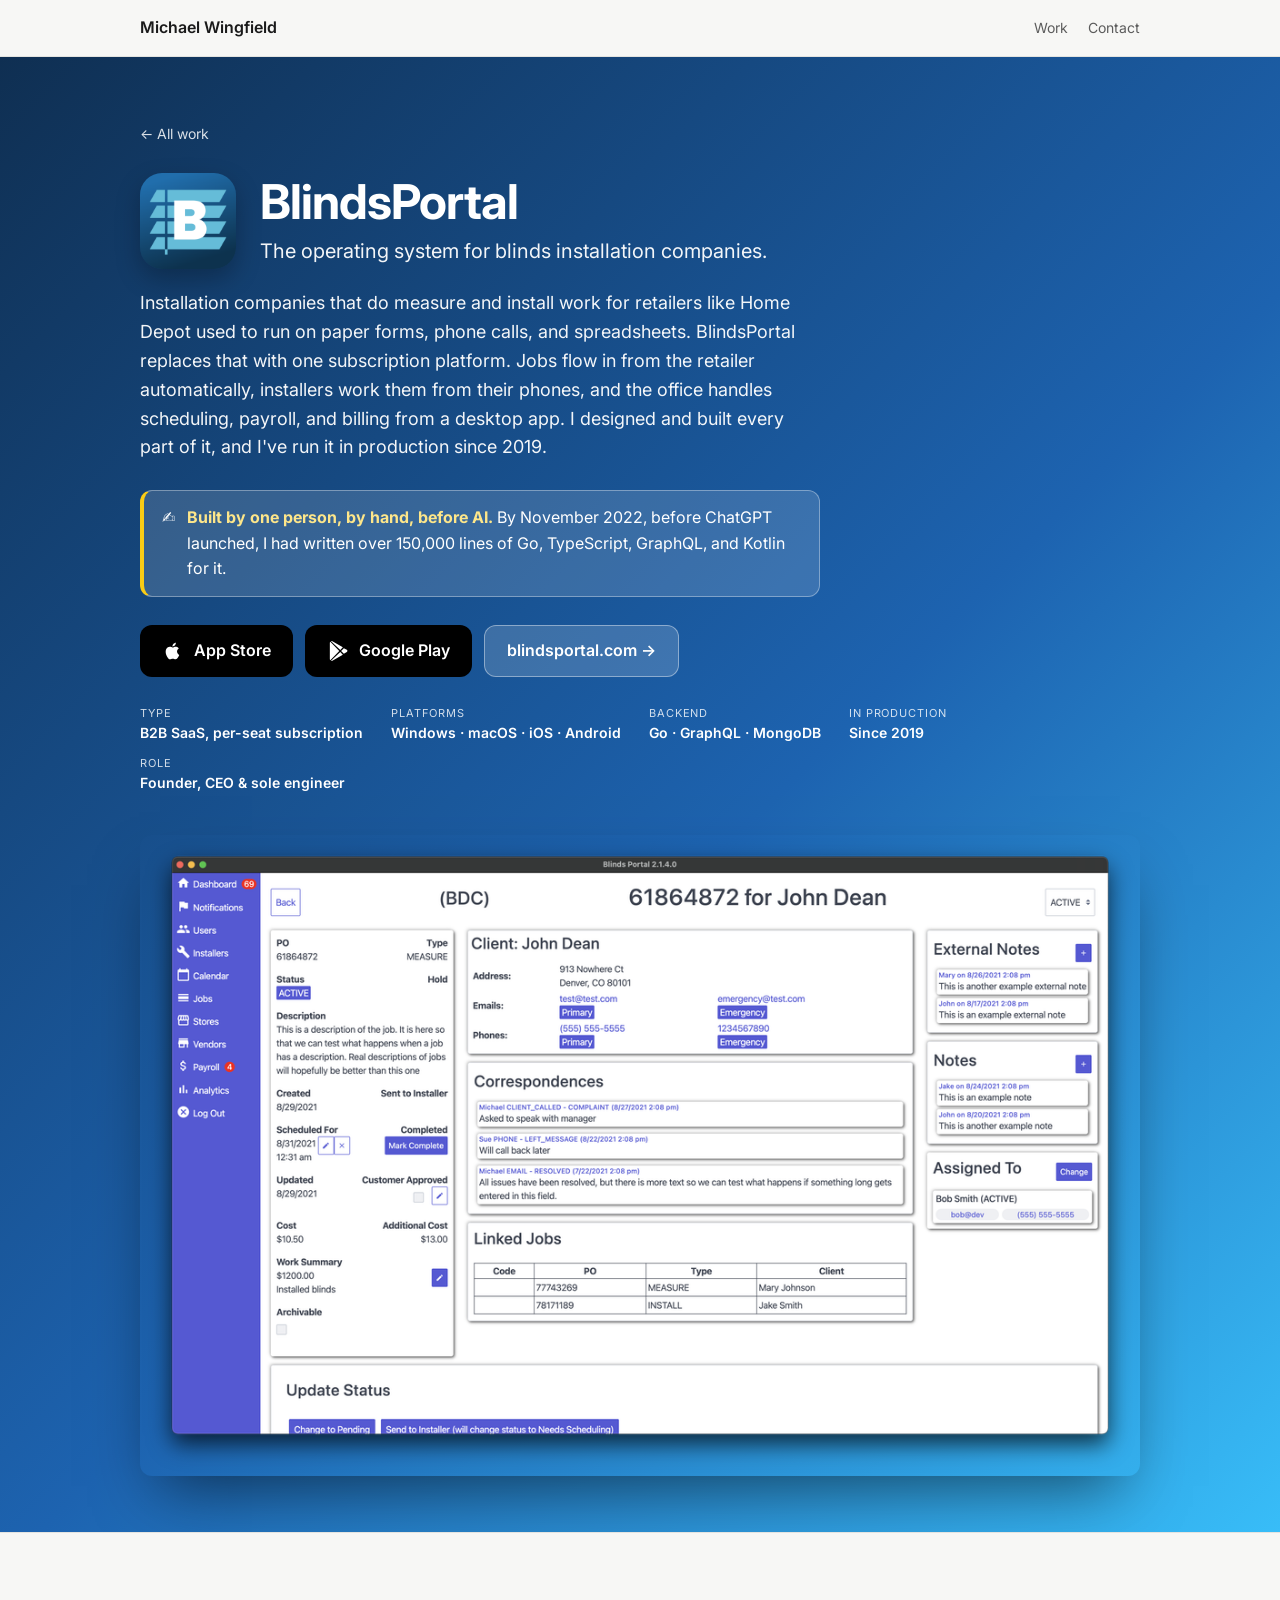
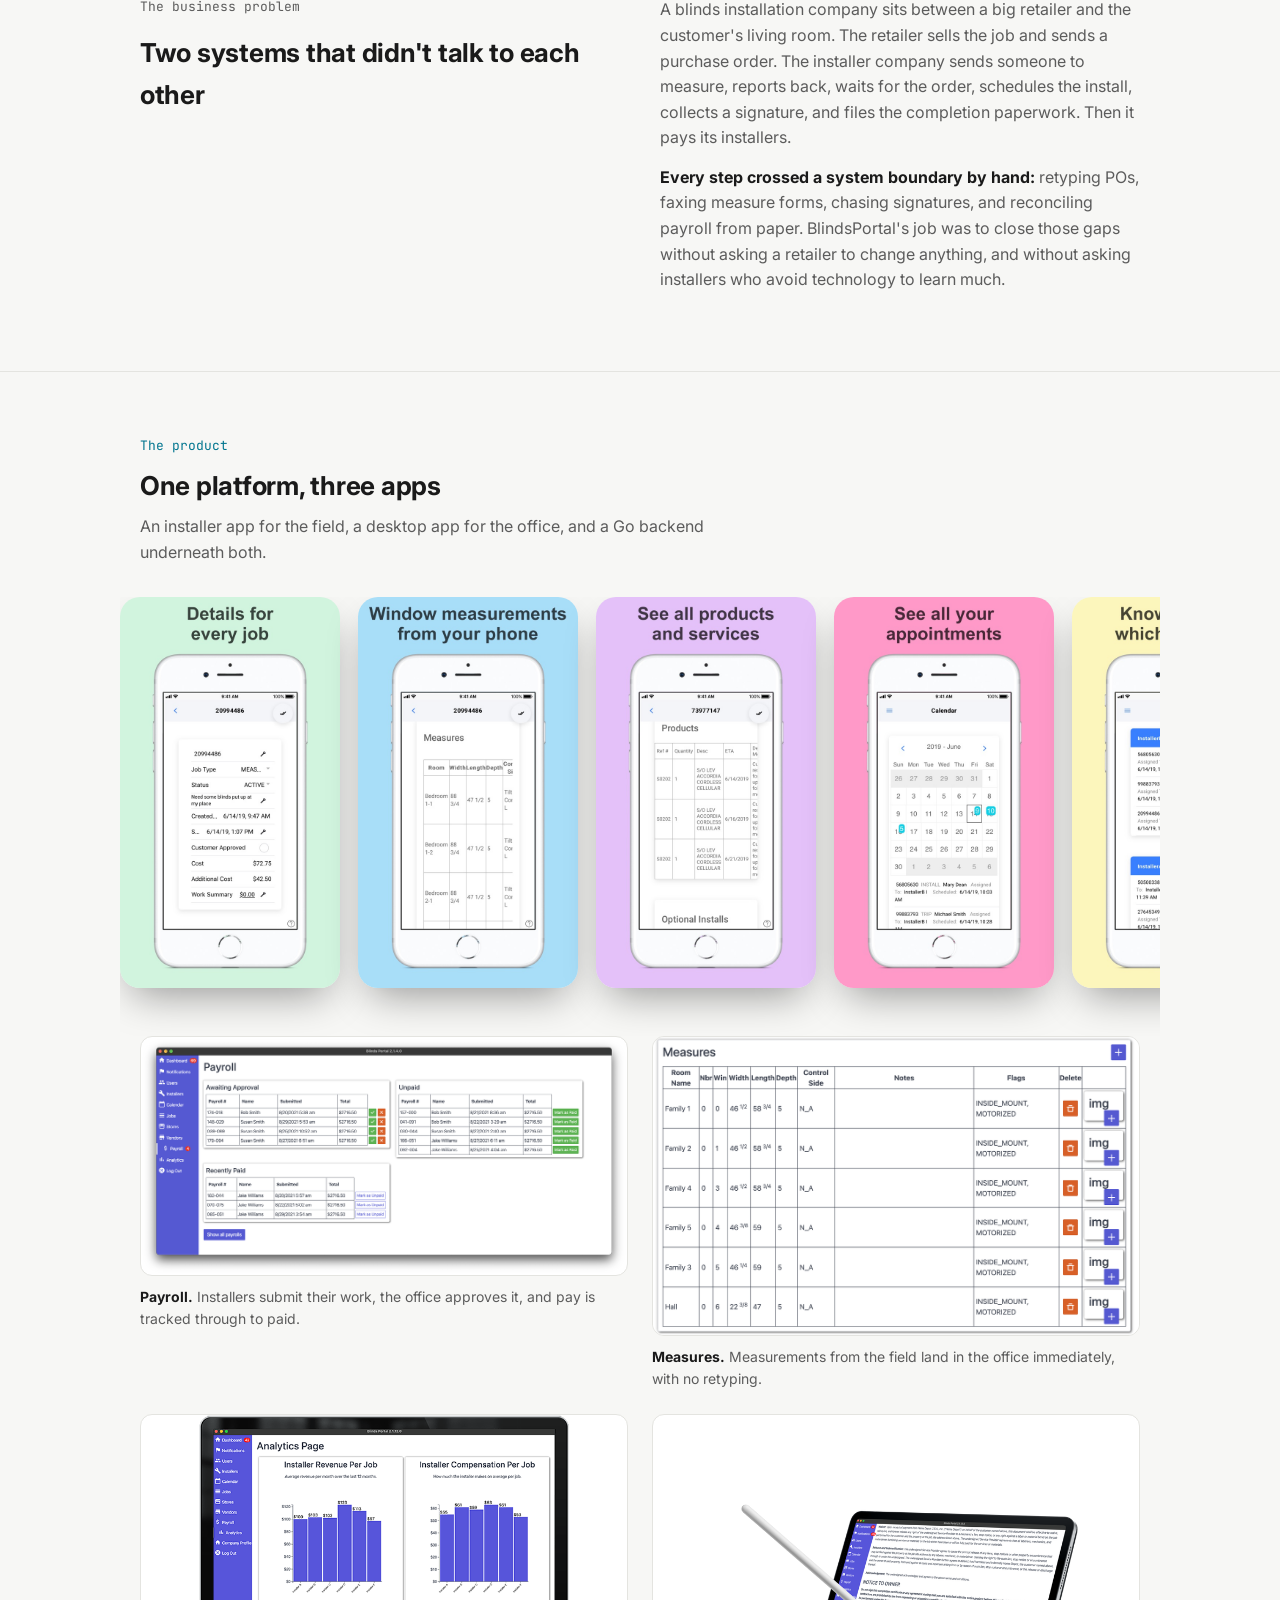
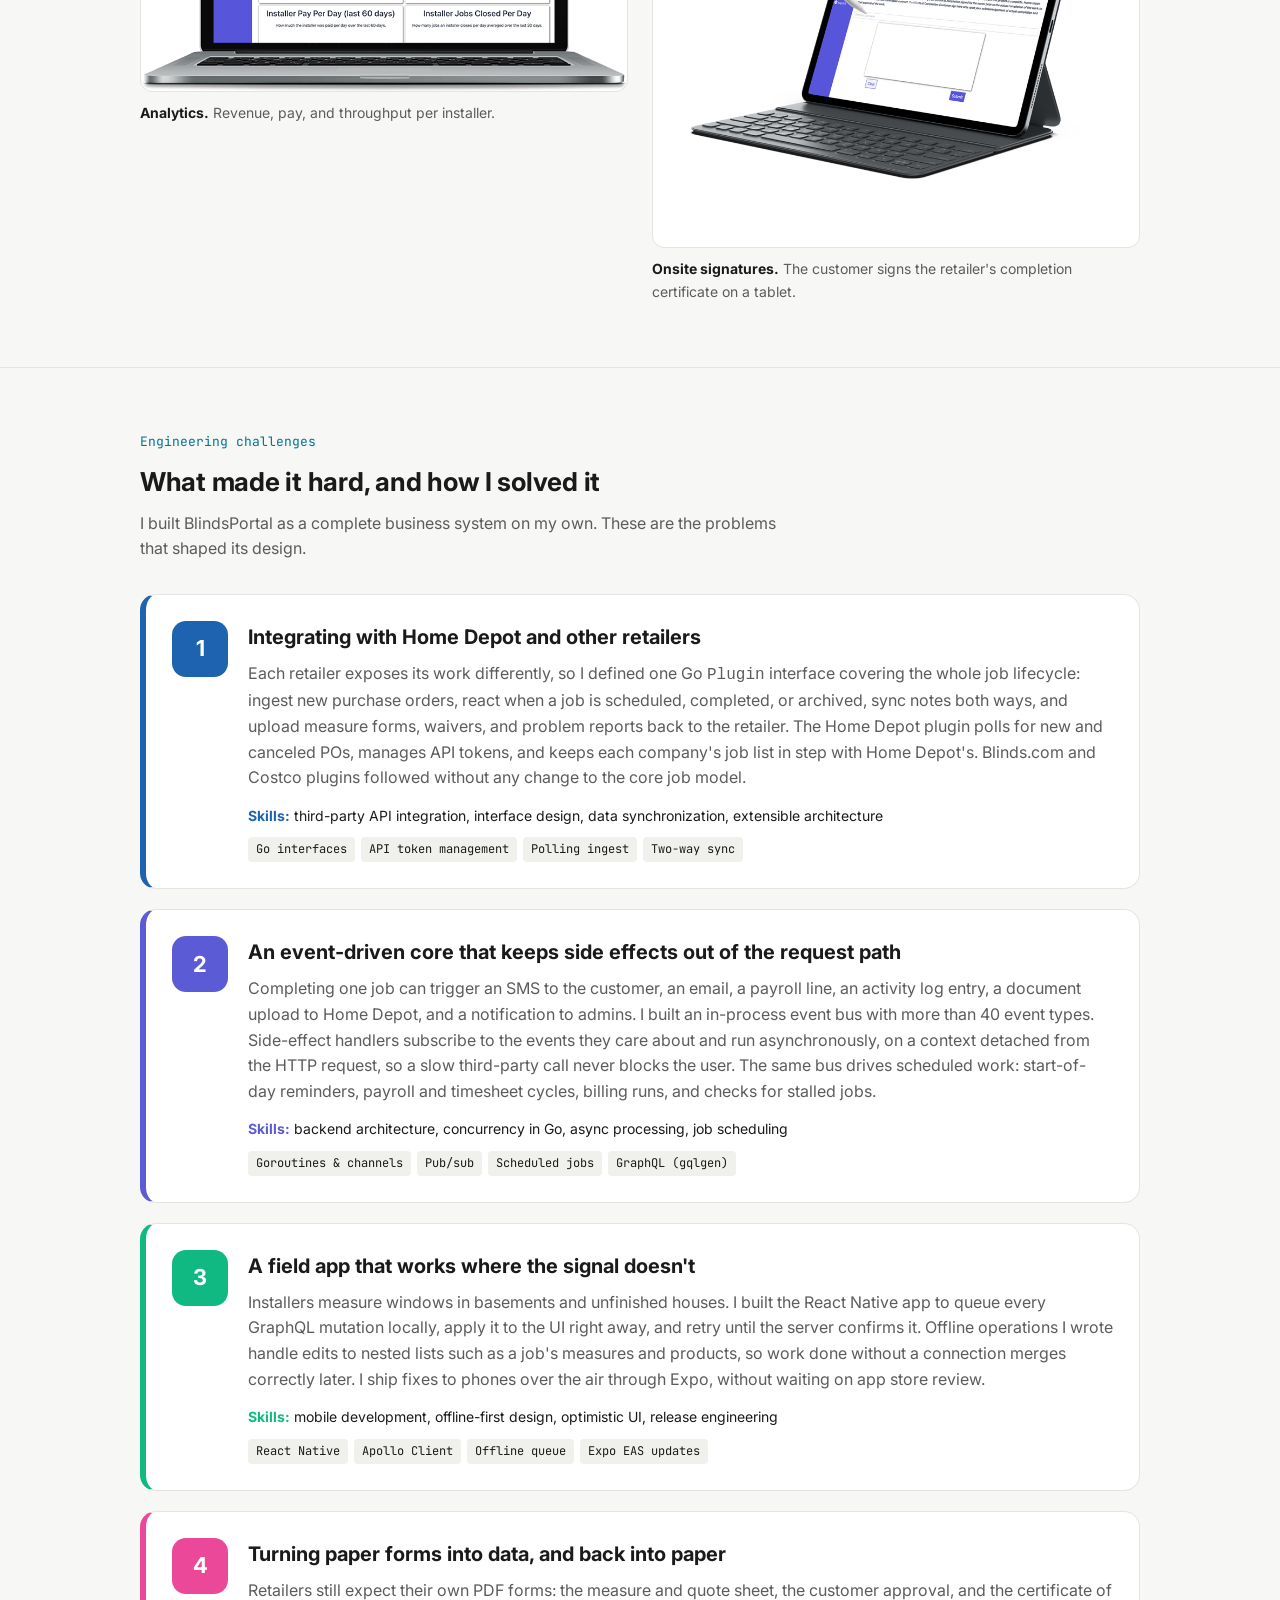
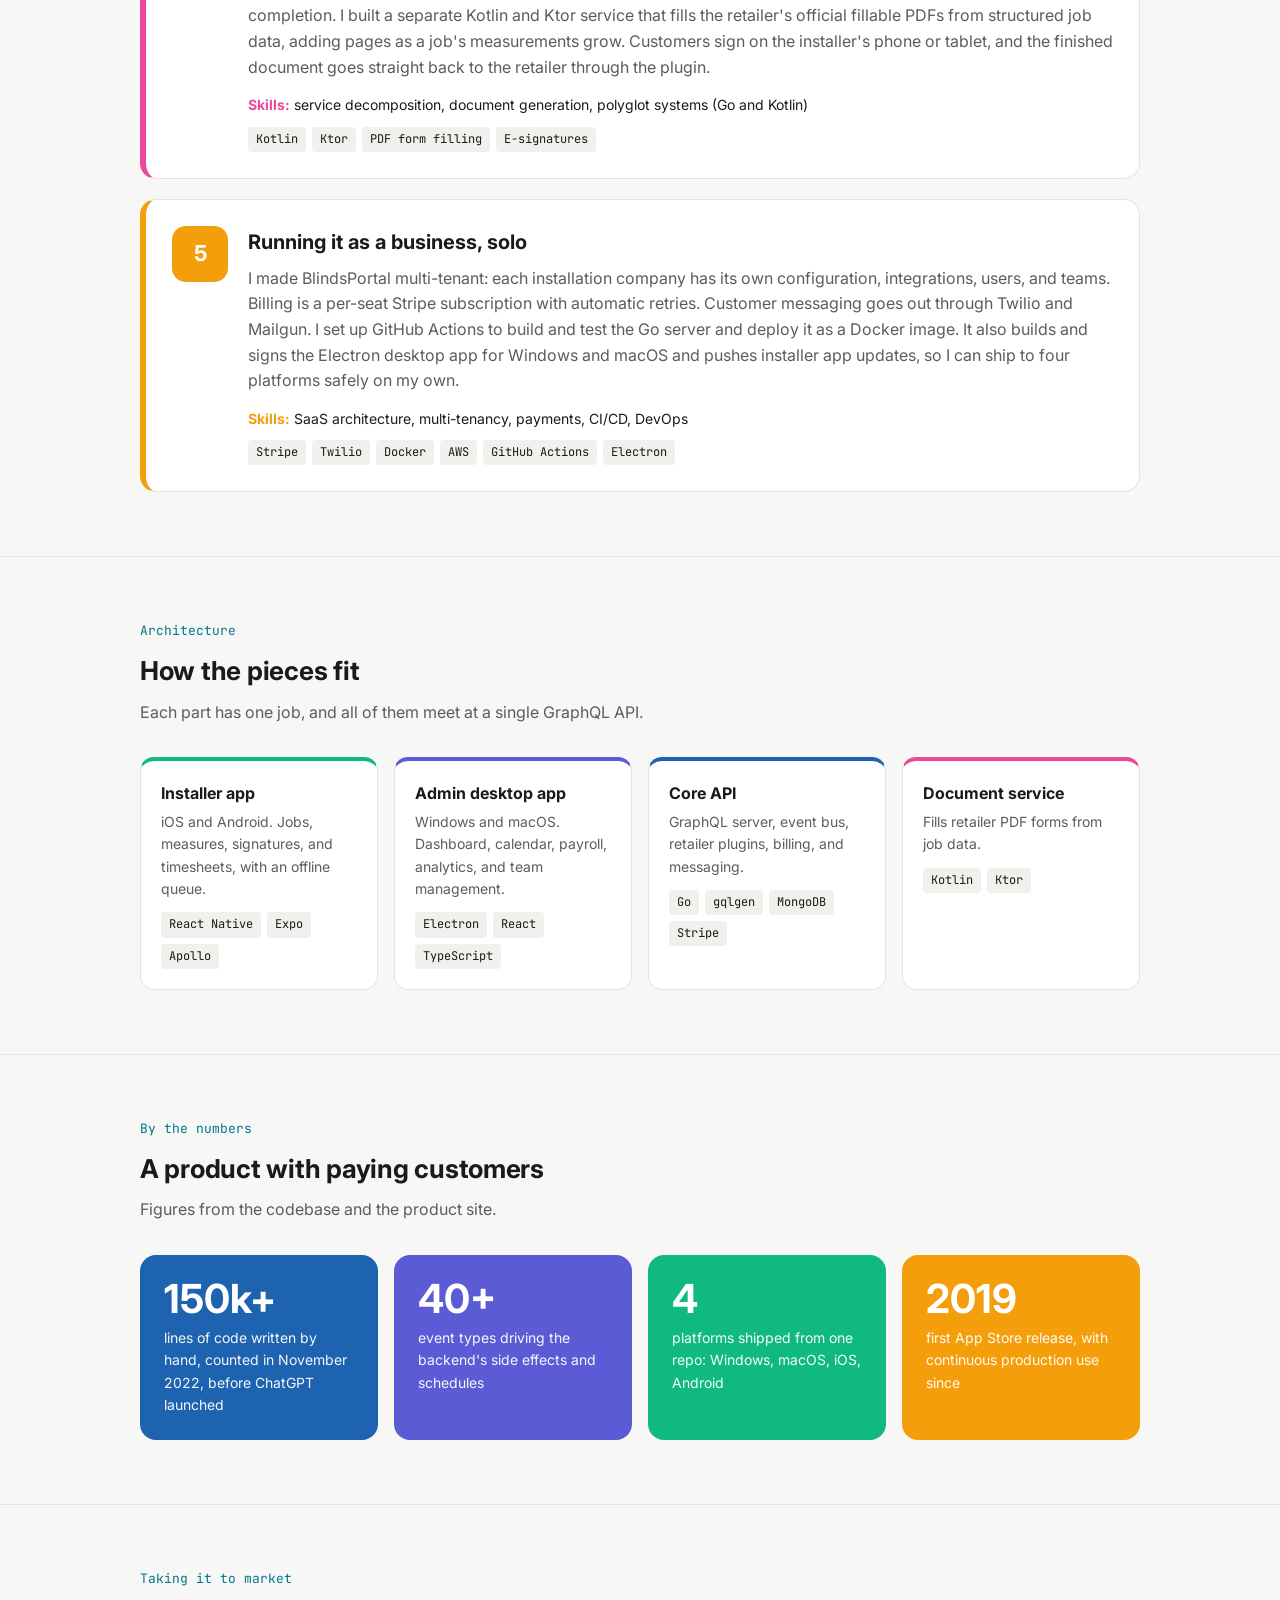
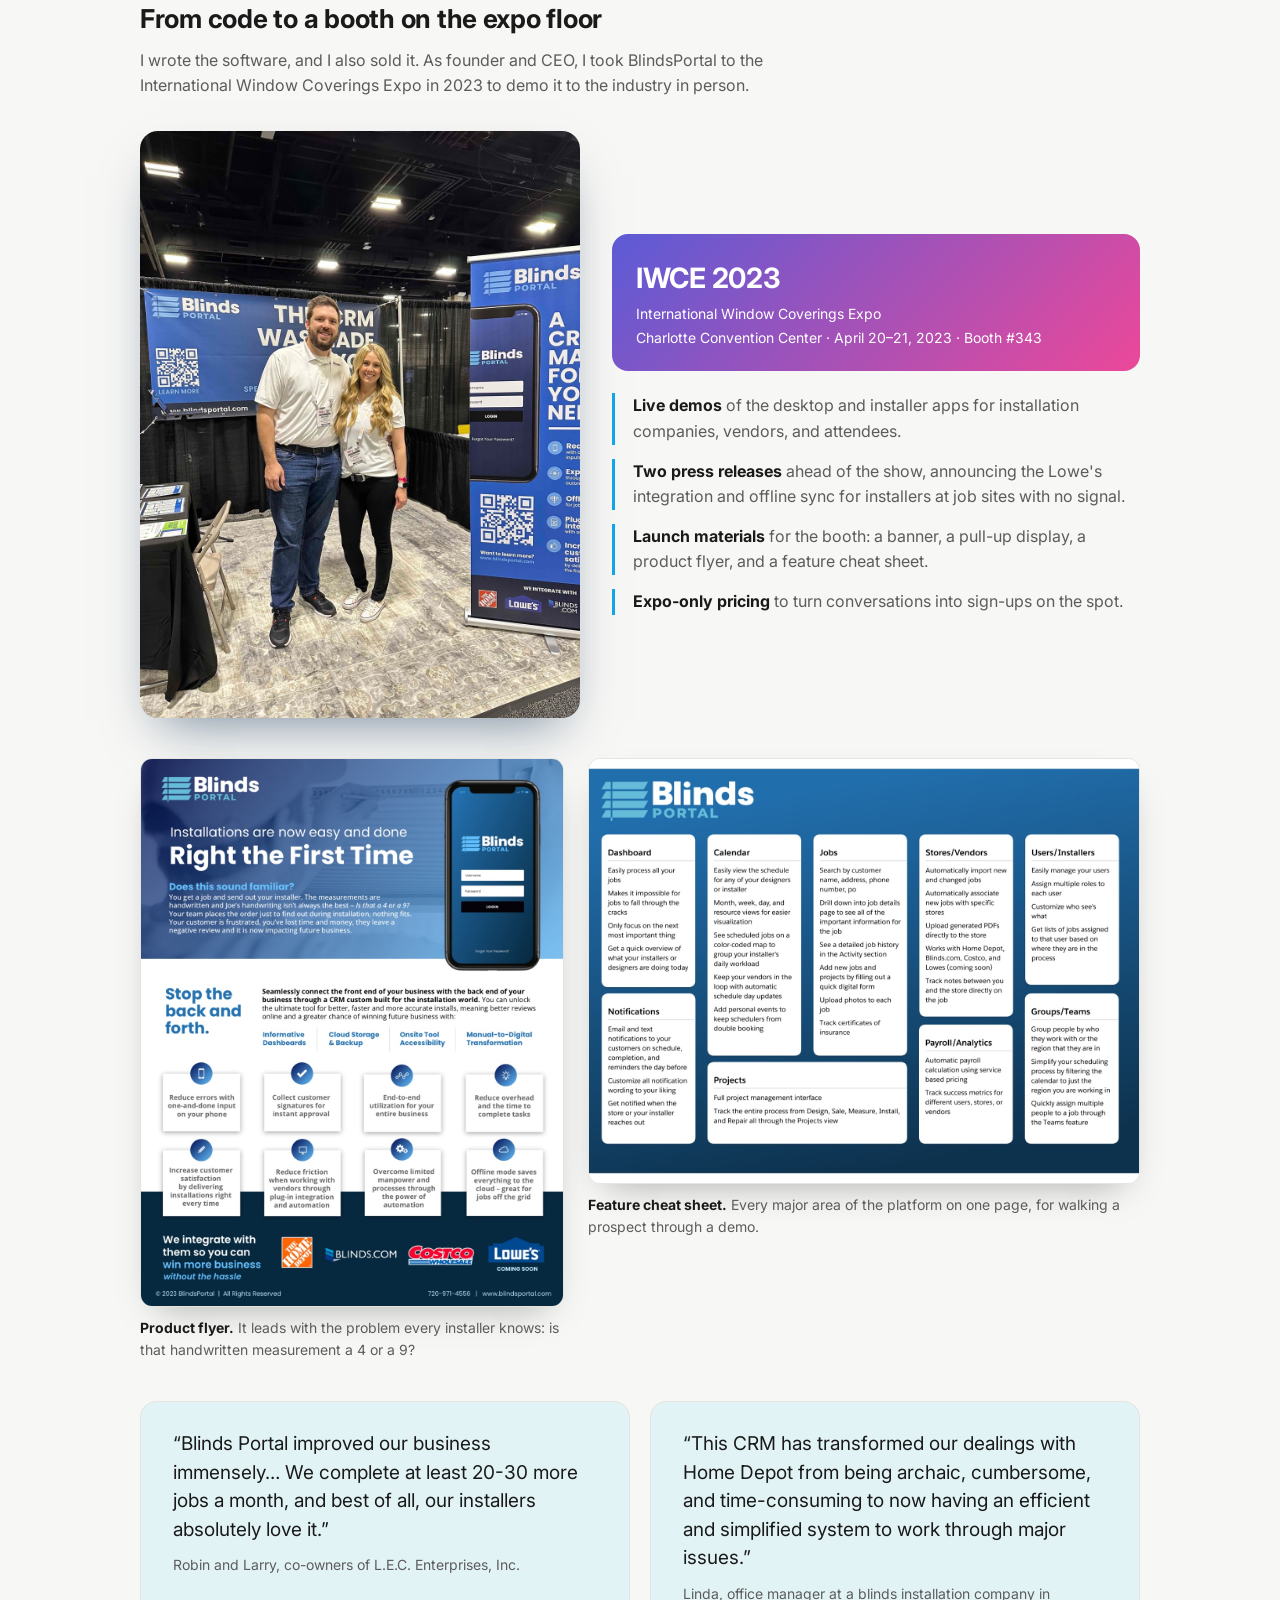
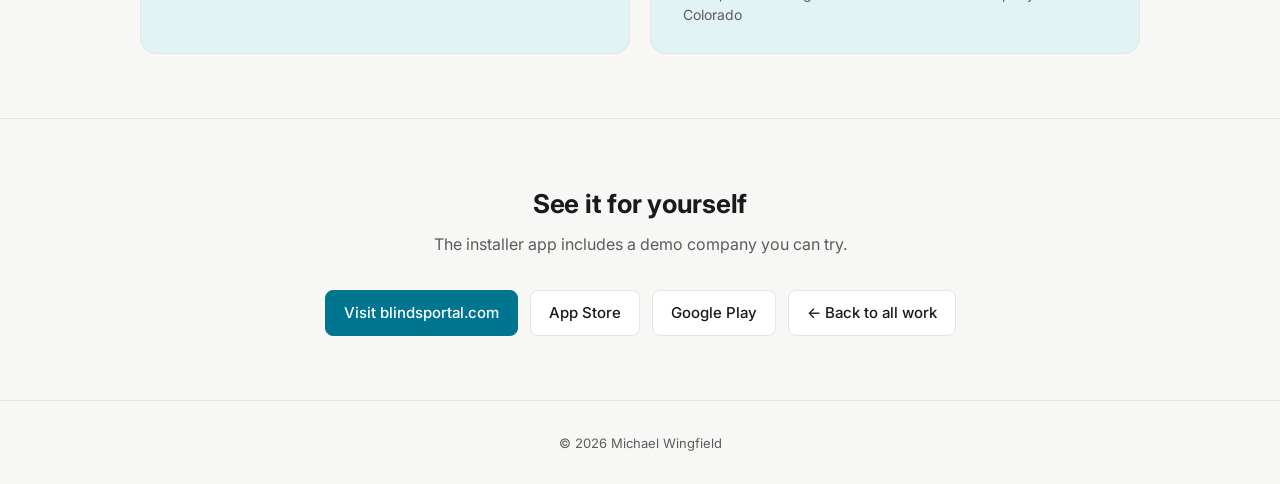
<file: projects/blindsportal.html>
<!doctype html>
<html lang="en">
<head>
  <meta charset="utf-8">
  <meta name="viewport" content="width=device-width, initial-scale=1">
  <title>BlindsPortal | Michael Wingfield</title>
  <meta name="description" content="How I built BlindsPortal, a SaaS platform that runs blinds installation companies end to end and integrates directly with Home Depot.">
  <meta property="og:title" content="BlindsPortal | Michael Wingfield">
  <meta property="og:description" content="A SaaS platform for blinds installation companies: Go backend, desktop admin app, and iOS and Android installer apps.">
  <meta property="og:image" content="https://kenoshen.github.io/assets/blindsportal/desktop-job-details.png">
  <link rel="canonical" href="https://kenoshen.github.io/projects/blindsportal.html">
  <link rel="icon" href="../assets/blindsportal/icon.png">
  <script type="application/ld+json">
  {
    "@context": "https://schema.org",
    "@type": "SoftwareApplication",
    "name": "BlindsPortal",
    "url": "https://www.blindsportal.com",
    "applicationCategory": "BusinessApplication",
    "operatingSystem": "Windows, macOS, iOS, Android",
    "description": "Multi-tenant B2B SaaS platform that runs blinds installation companies, from Home Depot purchase order to installer payroll. Go and GraphQL backend, Electron desktop app, React Native installer apps, and a Kotlin document service. In production since 2019.",
    "datePublished": "2019",
    "creator": {
      "@type": "Person",
      "name": "Michael Wingfield",
      "url": "https://kenoshen.github.io/",
      "jobTitle": "Founder, CEO, and sole engineer"
    }
  }
  </script>
  <link rel="preconnect" href="https://fonts.googleapis.com">
  <link rel="preconnect" href="https://fonts.gstatic.com" crossorigin>
  <link href="https://fonts.googleapis.com/css2?family=Inter:wght@400;500;600;700&family=JetBrains+Mono:wght@400;500&display=swap" rel="stylesheet">
  <link rel="stylesheet" href="../assets/css/site.css">
  <style>
    :root {
      --bp-navy: #0f2f52;
      --bp-blue: #1d63b0;
      --bp-sky: #0ea5e9;
      --bp-indigo: #5b5bd6;
      --bp-green: #10b981;
      --bp-pink: #ec4899;
      --bp-amber: #f59e0b;
      --hero-bg: linear-gradient(135deg, var(--bp-navy) 0%, var(--bp-blue) 55%, #38bdf8 100%);
    }
    .hero-desktop { max-width: 1040px; margin: 0 auto; padding: 0 20px 56px; }
    .hero-desktop img { border-radius: 12px; box-shadow: 0 30px 60px -20px rgba(0,0,0,.55); }
    .handmade {
      display: flex; gap: 12px; align-items: flex-start;
      max-width: 680px; margin: 0 0 28px; padding: 14px 18px;
      background: rgba(255,255,255,.14); border: 1px solid rgba(255,255,255,.35);
      border-left: 4px solid #facc15; border-radius: 12px;
      font-size: 16px;
    }
    .handmade strong { color: #fde68a; }
    .quote {
      margin: 0; padding: 28px 32px; border-radius: 16px;
      background: var(--accent-soft); border: 1px solid var(--border);
      font-size: 19px; line-height: 1.5;
    }
    .quote cite { display: block; margin-top: 10px; font-size: 14px; font-style: normal; color: var(--muted); }

    .market-grid { display: grid; grid-template-columns: 5fr 6fr; gap: 32px; align-items: center; margin-bottom: 40px; }
    .market-grid .booth { margin: 0; }
    .market-grid .booth img { border-radius: 18px; box-shadow: 0 24px 50px -20px rgba(15,47,82,.55); }
    .event-card {
      display: grid; gap: 2px; padding: 22px 24px; border-radius: 16px; margin-bottom: 22px;
      color: #fff; background: linear-gradient(135deg, var(--bp-indigo), var(--bp-pink));
      font-size: 14px;
    }
    .event-card .event-name { font-size: 28px; font-weight: 700; letter-spacing: -0.01em; }
    .market-points { list-style: none; margin: 0; padding: 0; display: grid; gap: 14px; }
    .market-points li { padding-left: 18px; border-left: 3px solid var(--bp-sky); color: var(--muted); }
    .market-points b { color: var(--text); }
    .collateral { display: grid; grid-template-columns: 1fr 1.3fr; gap: 24px; align-items: start; margin-bottom: 40px; }
    .collateral figure { margin: 0; }
    .collateral img { border-radius: 12px; border: 1px solid var(--border); box-shadow: 0 16px 36px -18px rgba(0,0,0,.35); }
    .collateral figcaption { font-size: 14px; color: var(--muted); margin-top: 10px; }
    .collateral figcaption b { color: var(--text); }
    .quotes { display: grid; grid-template-columns: 1fr 1fr; gap: 20px; }
    @media (max-width: 760px) {
      .market-grid, .collateral, .quotes { grid-template-columns: 1fr; }
    }
  </style>
</head>
<body>
  <nav>
    <div class="wrap">
      <a class="brand" href="../index.html">Michael Wingfield</a>
      <ul>
        <li><a href="../index.html#work">Work</a></li>
        <li><a href="../index.html#contact">Contact</a></li>
      </ul>
    </div>
  </nav>

  <header class="case-hero">
    <div class="wrap">
      <a class="back" href="../index.html#work">← All work</a>
      <div class="top">
        <img class="app-icon" src="../assets/blindsportal/icon.png" alt="BlindsPortal app icon">
        <div>
          <h1>BlindsPortal</h1>
          <p class="tagline">The operating system for blinds installation companies.</p>
        </div>
      </div>
      <p class="intro">
        Installation companies that do measure and install work for retailers like Home Depot used to
        run on paper forms, phone calls, and spreadsheets. BlindsPortal replaces that with one
        subscription platform. Jobs flow in from the retailer automatically, installers work them from
        their phones, and the office handles scheduling, payroll, and billing from a desktop app. I
        designed and built every part of it, and I've run it in production since 2019.
      </p>
      <p class="handmade">
        <span aria-hidden="true">✍️</span>
        <span><strong>Built by one person, by hand, before AI.</strong> By November 2022, before ChatGPT
        launched, I had written over 150,000 lines of Go, TypeScript, GraphQL, and Kotlin for it.</span>
      </p>
      <div class="store-row">
        <a class="store-btn" href="https://apps.apple.com/us/app/blindsportal/id1464214548">
          <svg viewBox="0 0 24 24" aria-hidden="true"><path d="M16.37 12.6c-.02-2.3 1.88-3.4 1.96-3.46-1.07-1.56-2.73-1.77-3.32-1.8-1.41-.14-2.76.83-3.47.83-.72 0-1.82-.81-2.99-.79-1.54.02-2.96.9-3.75 2.27-1.6 2.78-.41 6.9 1.15 9.15.76 1.1 1.67 2.34 2.86 2.3 1.15-.05 1.58-.74 2.97-.74 1.38 0 1.77.74 2.98.72 1.23-.02 2.01-1.12 2.76-2.23.87-1.28 1.23-2.52 1.25-2.58-.03-.01-2.39-.92-2.4-3.66zM14.1 5.86c.63-.77 1.06-1.83.94-2.9-.91.04-2.02.61-2.67 1.37-.58.67-1.09 1.76-.96 2.8 1.02.08 2.06-.52 2.69-1.27z"/></svg>
          App Store
        </a>
        <a class="store-btn" href="https://play.google.com/store/apps/details?id=com.bytebreakstudios.blindsportal">
          <svg viewBox="0 0 24 24" aria-hidden="true"><path d="M3.6 1.8c-.3.3-.5.8-.5 1.4v17.6c0 .6.2 1.1.5 1.4l9.8-10.2L3.6 1.8zm10.9 11.3 2.8 2.9-11.5 6.6c-.5.3-1 .3-1.4.1l10.1-9.6zm0-2.2L4.4 1.3c.4-.2.9-.2 1.4.1l11.5 6.6-2.8 2.9zm3.9-2 3.2 1.8c.9.5.9 1.9 0 2.4l-3.2 1.8-3-3 3-3z"/></svg>
          Google Play
        </a>
        <a class="store-btn light" href="https://www.blindsportal.com">blindsportal.com →</a>
      </div>
      <ul class="facts">
        <li><span>Type</span> <strong>B2B SaaS, per-seat subscription</strong></li>
        <li><span>Platforms</span> <strong>Windows · macOS · iOS · Android</strong></li>
        <li><span>Backend</span> <strong>Go · GraphQL · MongoDB</strong></li>
        <li><span>In production</span> <strong>Since 2019</strong></li>
        <li><span>Role</span> <strong>Founder, CEO &amp; sole engineer</strong></li>
      </ul>
    </div>
    <div class="hero-desktop">
      <img src="../assets/blindsportal/desktop-job-details.png" alt="BlindsPortal desktop admin app showing a job with client details, correspondence, notes, and linked jobs">
    </div>
  </header>

  <section>
    <div class="wrap split">
      <div>
        <p class="eyebrow">The business problem</p>
        <h2>Two systems that didn't talk to each other</h2>
      </div>
      <div>
        <p>
          A blinds installation company sits between a big retailer and the customer's living room.
          The retailer sells the job and sends a purchase order. The installer company sends someone to
          measure, reports back, waits for the order, schedules the install, collects a signature, and
          files the completion paperwork. Then it pays its installers.
        </p>
        <p>
          <strong>Every step crossed a system boundary by hand:</strong> retyping POs, faxing measure
          forms, chasing signatures, and reconciling payroll from paper. BlindsPortal's job was to close
          those gaps without asking a retailer to change anything, and without asking installers who
          avoid technology to learn much.
        </p>
      </div>
    </div>
  </section>

  <section>
    <div class="wrap">
      <p class="eyebrow">The product</p>
      <h2>One platform, three apps</h2>
      <p class="section-sub">An installer app for the field, a desktop app for the office, and a Go backend underneath both.</p>
    </div>
    <div class="gallery" tabindex="0" aria-label="Installer app screenshots">
      <img src="../assets/blindsportal/phone-1.jpg" alt="Installer app: job details">
      <img src="../assets/blindsportal/phone-2.jpg" alt="Installer app: window measurements entered on a phone">
      <img src="../assets/blindsportal/phone-3.jpg" alt="Installer app: products and services on a job">
      <img src="../assets/blindsportal/phone-4.jpg" alt="Installer app: calendar of appointments">
      <img src="../assets/blindsportal/phone-5.jpg" alt="Installer app: dashboard of who has which job today">
    </div>
    <div class="wrap">
      <div class="screens">
        <figure>
          <img src="../assets/blindsportal/desktop-payroll-overview.png" alt="Payroll screen with approval, unpaid, and recently paid lists" loading="lazy">
          <figcaption><b>Payroll.</b> Installers submit their work, the office approves it, and pay is tracked through to paid.</figcaption>
        </figure>
        <figure>
          <img src="../assets/blindsportal/desktop-measures-admin.png" alt="Measures table in the desktop app" loading="lazy">
          <figcaption><b>Measures.</b> Measurements from the field land in the office immediately, with no retyping.</figcaption>
        </figure>
        <figure>
          <img src="../assets/blindsportal/desktop-analytics.png" alt="Analytics page with installer revenue and compensation charts" loading="lazy">
          <figcaption><b>Analytics.</b> Revenue, pay, and throughput per installer.</figcaption>
        </figure>
        <figure>
          <img src="../assets/blindsportal/desktop-blinds-portal-sign-ipad-1920x1707.png" alt="Customer signing a completion certificate on an iPad" loading="lazy">
          <figcaption><b>Onsite signatures.</b> The customer signs the retailer's completion certificate on a tablet.</figcaption>
        </figure>
      </div>
    </div>
  </section>

  <section>
    <div class="wrap">
      <p class="eyebrow">Engineering challenges</p>
      <h2>What made it hard, and how I solved it</h2>
      <p class="section-sub">I built BlindsPortal as a complete business system on my own. These are the problems that shaped its design.</p>

      <div class="challenges">
        <article class="challenge" style="--c: var(--bp-blue)">
          <div class="num">1</div>
          <div>
            <h3>Integrating with Home Depot and other retailers</h3>
            <p>
              Each retailer exposes its work differently, so I defined one Go <code>Plugin</code>
              interface covering the whole job lifecycle: ingest new purchase orders, react when a job
              is scheduled, completed, or archived, sync notes both ways, and upload measure forms,
              waivers, and problem reports back to the retailer. The Home Depot plugin polls for new and
              canceled POs, manages API tokens, and keeps each company's job list in step with Home
              Depot's. Blinds.com and Costco plugins followed without any change to the core job model.
            </p>
            <p class="skill"><b>Skills:</b> third-party API integration, interface design, data synchronization, extensible architecture</p>
            <ul class="tags"><li>Go interfaces</li><li>API token management</li><li>Polling ingest</li><li>Two-way sync</li></ul>
          </div>
        </article>

        <article class="challenge" style="--c: var(--bp-indigo)">
          <div class="num">2</div>
          <div>
            <h3>An event-driven core that keeps side effects out of the request path</h3>
            <p>
              Completing one job can trigger an SMS to the customer, an email, a payroll line, an
              activity log entry, a document upload to Home Depot, and a notification to admins. I
              built an in-process event bus with more than 40 event types. Side-effect handlers subscribe to
              the events they care about and run asynchronously, on a context detached from the HTTP
              request, so a slow third-party call never blocks the user. The same bus drives scheduled
              work: start-of-day reminders, payroll and timesheet cycles, billing runs, and checks for
              stalled jobs.
            </p>
            <p class="skill"><b>Skills:</b> backend architecture, concurrency in Go, async processing, job scheduling</p>
            <ul class="tags"><li>Goroutines &amp; channels</li><li>Pub/sub</li><li>Scheduled jobs</li><li>GraphQL (gqlgen)</li></ul>
          </div>
        </article>

        <article class="challenge" style="--c: var(--bp-green)">
          <div class="num">3</div>
          <div>
            <h3>A field app that works where the signal doesn't</h3>
            <p>
              Installers measure windows in basements and unfinished houses. I built the React Native app to queue
              every GraphQL mutation locally, apply it to the UI right away, and retry until the
              server confirms it. Offline operations I wrote handle edits to nested lists such as a job's
              measures and products, so work done without a connection merges correctly later. I ship fixes
              to phones over the air through Expo, without waiting on app store review.
            </p>
            <p class="skill"><b>Skills:</b> mobile development, offline-first design, optimistic UI, release engineering</p>
            <ul class="tags"><li>React Native</li><li>Apollo Client</li><li>Offline queue</li><li>Expo EAS updates</li></ul>
          </div>
        </article>

        <article class="challenge" style="--c: var(--bp-pink)">
          <div class="num">4</div>
          <div>
            <h3>Turning paper forms into data, and back into paper</h3>
            <p>
              Retailers still expect their own PDF forms: the measure and quote sheet, the customer
              approval, and the certificate of completion. I built a separate Kotlin and Ktor
              service that fills the retailer's official fillable PDFs from structured job data, adding pages as a job's
              measurements grow. Customers sign on the installer's phone or tablet, and the finished
              document goes straight back to the retailer through the plugin.
            </p>
            <p class="skill"><b>Skills:</b> service decomposition, document generation, polyglot systems (Go and Kotlin)</p>
            <ul class="tags"><li>Kotlin</li><li>Ktor</li><li>PDF form filling</li><li>E-signatures</li></ul>
          </div>
        </article>

        <article class="challenge" style="--c: var(--bp-amber)">
          <div class="num">5</div>
          <div>
            <h3>Running it as a business, solo</h3>
            <p>
              I made BlindsPortal multi-tenant: each installation company has its own configuration,
              integrations, users, and teams. Billing is a per-seat Stripe subscription with automatic
              retries. Customer messaging goes out through Twilio and Mailgun. I set up GitHub Actions to
              build and test the Go server and deploy it as a Docker image. It also builds and signs the
              Electron desktop app for Windows and macOS and pushes installer app updates, so I can ship
              to four platforms safely on my own.
            </p>
            <p class="skill"><b>Skills:</b> SaaS architecture, multi-tenancy, payments, CI/CD, DevOps</p>
            <ul class="tags"><li>Stripe</li><li>Twilio</li><li>Docker</li><li>AWS</li><li>GitHub Actions</li><li>Electron</li></ul>
          </div>
        </article>
      </div>
    </div>
  </section>

  <section>
    <div class="wrap">
      <p class="eyebrow">Architecture</p>
      <h2>How the pieces fit</h2>
      <p class="section-sub">Each part has one job, and all of them meet at a single GraphQL API.</p>
      <div class="stack">
        <div class="layer" style="--c: var(--bp-green)">
          <h3>Installer app</h3>
          <p>iOS and Android. Jobs, measures, signatures, and timesheets, with an offline queue.</p>
          <ul class="tags"><li>React Native</li><li>Expo</li><li>Apollo</li></ul>
        </div>
        <div class="layer" style="--c: var(--bp-indigo)">
          <h3>Admin desktop app</h3>
          <p>Windows and macOS. Dashboard, calendar, payroll, analytics, and team management.</p>
          <ul class="tags"><li>Electron</li><li>React</li><li>TypeScript</li></ul>
        </div>
        <div class="layer" style="--c: var(--bp-blue)">
          <h3>Core API</h3>
          <p>GraphQL server, event bus, retailer plugins, billing, and messaging.</p>
          <ul class="tags"><li>Go</li><li>gqlgen</li><li>MongoDB</li><li>Stripe</li></ul>
        </div>
        <div class="layer" style="--c: var(--bp-pink)">
          <h3>Document service</h3>
          <p>Fills retailer PDF forms from job data.</p>
          <ul class="tags"><li>Kotlin</li><li>Ktor</li></ul>
        </div>
      </div>
    </div>
  </section>

  <section>
    <div class="wrap">
      <p class="eyebrow">By the numbers</p>
      <h2>A product with paying customers</h2>
      <p class="section-sub">Figures from the codebase and the product site.</p>
      <div class="stats">
        <div class="stat" style="background: var(--bp-blue)"><div class="big">150k+</div><p>lines of code written by hand, counted in November 2022, before ChatGPT launched</p></div>
        <div class="stat" style="background: var(--bp-indigo)"><div class="big">40+</div><p>event types driving the backend's side effects and schedules</p></div>
        <div class="stat" style="background: var(--bp-green)"><div class="big">4</div><p>platforms shipped from one repo: Windows, macOS, iOS, Android</p></div>
        <div class="stat" style="background: var(--bp-amber)"><div class="big">2019</div><p>first App Store release, with continuous production use since</p></div>
      </div>
    </div>
  </section>

  <section class="market">
    <div class="wrap">
      <p class="eyebrow">Taking it to market</p>
      <h2>From code to a booth on the expo floor</h2>
      <p class="section-sub">
        I wrote the software, and I also sold it. As founder and CEO, I took BlindsPortal to the
        International Window Coverings Expo in 2023 to demo it to the industry in person.
      </p>

      <div class="market-grid">
        <figure class="booth">
          <img src="../assets/blindsportal/iwce_2023.jpg" alt="Michael Wingfield at the BlindsPortal booth at IWCE 2023, with the BlindsPortal banner and pull-up display" loading="lazy">
        </figure>
        <div class="market-copy">
          <div class="event-card">
            <span class="event-name">IWCE 2023</span>
            <span>International Window Coverings Expo</span>
            <span>Charlotte Convention Center · April 20–21, 2023 · Booth #343</span>
          </div>
          <ul class="market-points">
            <li><b>Live demos</b> of the desktop and installer apps for installation companies, vendors, and attendees.</li>
            <li><b>Two press releases</b> ahead of the show, announcing the Lowe's integration and offline sync for installers at job sites with no signal.</li>
            <li><b>Launch materials</b> for the booth: a banner, a pull-up display, a product flyer, and a feature cheat sheet.</li>
            <li><b>Expo-only pricing</b> to turn conversations into sign-ups on the spot.</li>
          </ul>
        </div>
      </div>

      <div class="collateral">
        <figure>
          <img src="../assets/blindsportal/iwce-flyer.jpg" alt="BlindsPortal product flyer: Right the First Time" loading="lazy">
          <figcaption><b>Product flyer.</b> It leads with the problem every installer knows: is that handwritten measurement a 4 or a 9?</figcaption>
        </figure>
        <figure>
          <img src="../assets/blindsportal/iwce-feature-sheet.jpg" alt="BlindsPortal feature cheat sheet covering dashboard, calendar, jobs, vendors, payroll, and teams" loading="lazy">
          <figcaption><b>Feature cheat sheet.</b> Every major area of the platform on one page, for walking a prospect through a demo.</figcaption>
        </figure>
      </div>

      <div class="quotes">
        <blockquote class="quote">
          “Blinds Portal improved our business immensely… We complete at least 20-30 more jobs a month,
          and best of all, our installers absolutely love it.”
          <cite>Robin and Larry, co-owners of L.E.C. Enterprises, Inc.</cite>
        </blockquote>
        <blockquote class="quote">
          “This CRM has transformed our dealings with Home Depot from being archaic, cumbersome, and
          time-consuming to now having an efficient and simplified system to work through major issues.”
          <cite>Linda, office manager at a blinds installation company in Colorado</cite>
        </blockquote>
      </div>
    </div>
  </section>

  <section class="next">
    <div class="wrap">
      <h2>See it for yourself</h2>
      <p class="section-sub">The installer app includes a demo company you can try.</p>
      <div class="cta">
        <a class="btn primary" href="https://www.blindsportal.com">Visit blindsportal.com</a>
        <a class="btn" href="https://apps.apple.com/us/app/blindsportal/id1464214548">App Store</a>
        <a class="btn" href="https://play.google.com/store/apps/details?id=com.bytebreakstudios.blindsportal">Google Play</a>
        <a class="btn" href="../index.html#work">← Back to all work</a>
      </div>
    </div>
  </section>

  <footer>© 2026 Michael Wingfield</footer>
</body>
</html>
</file>
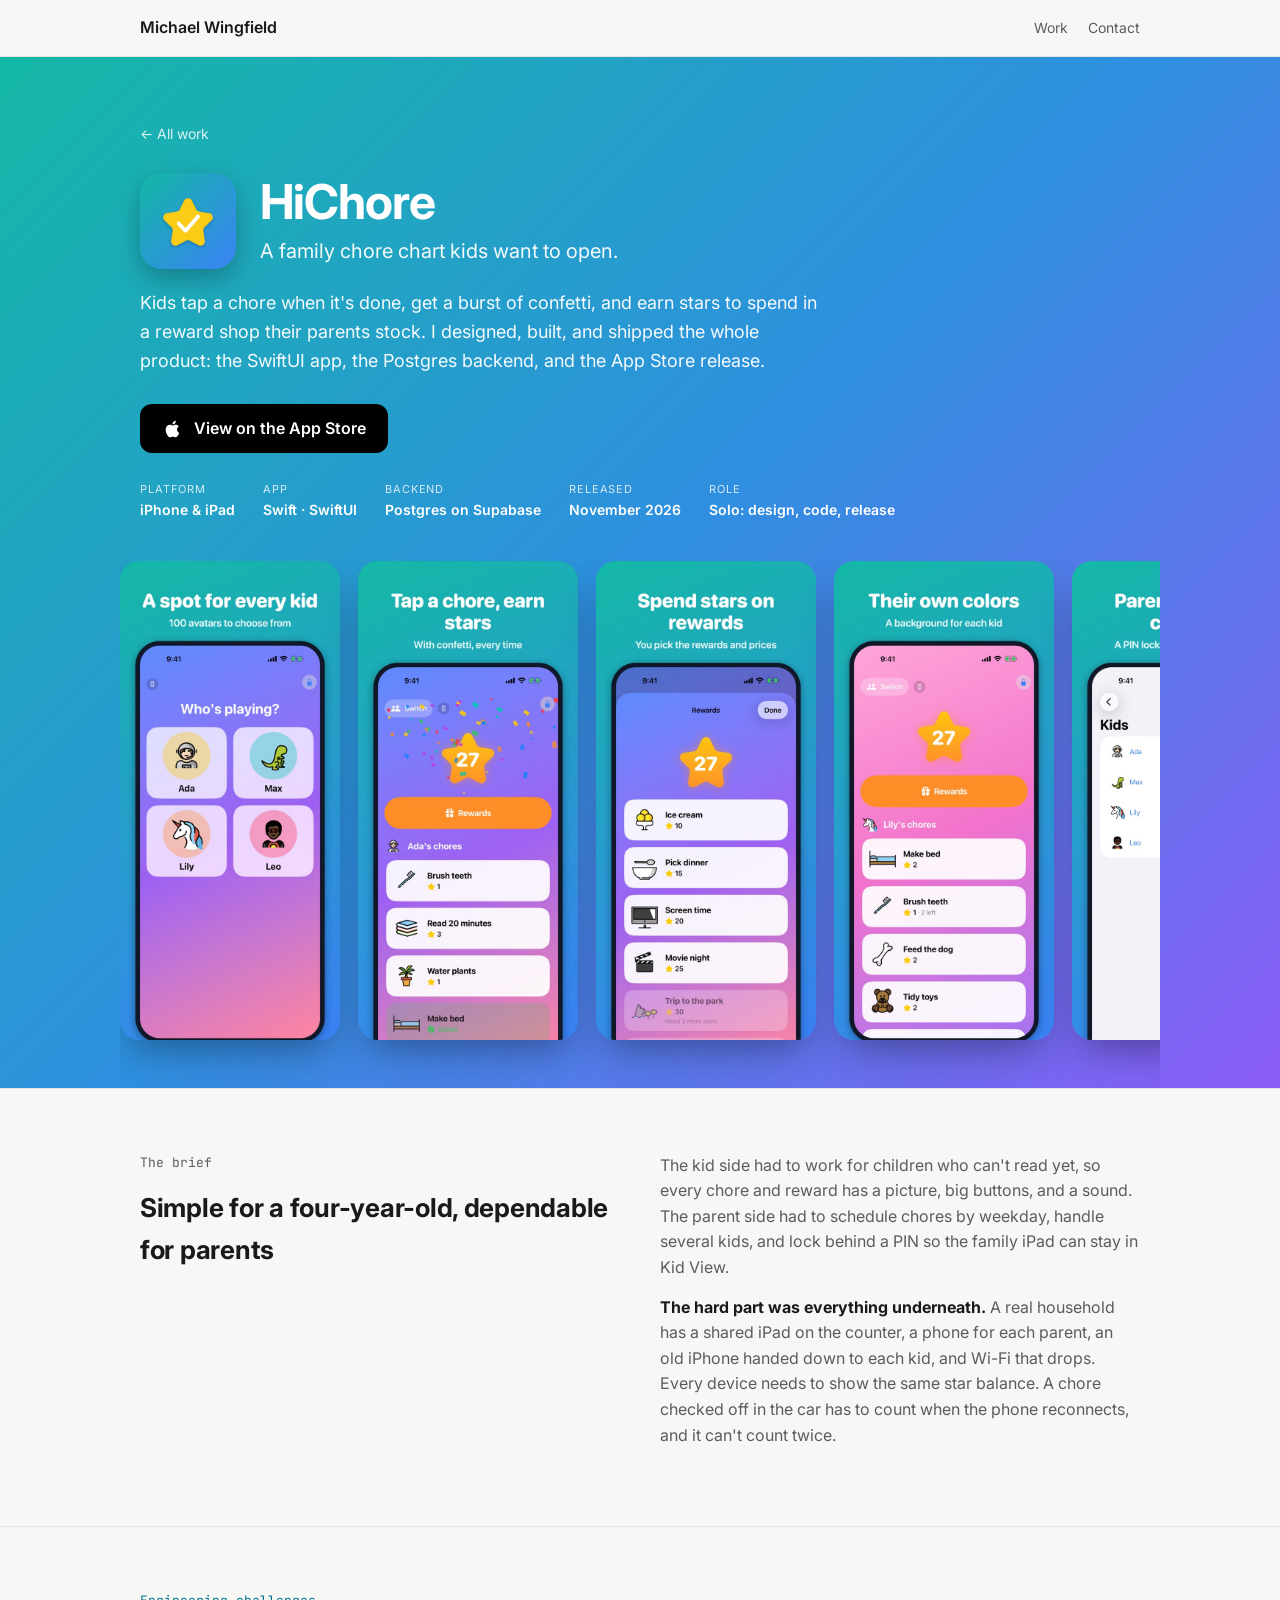
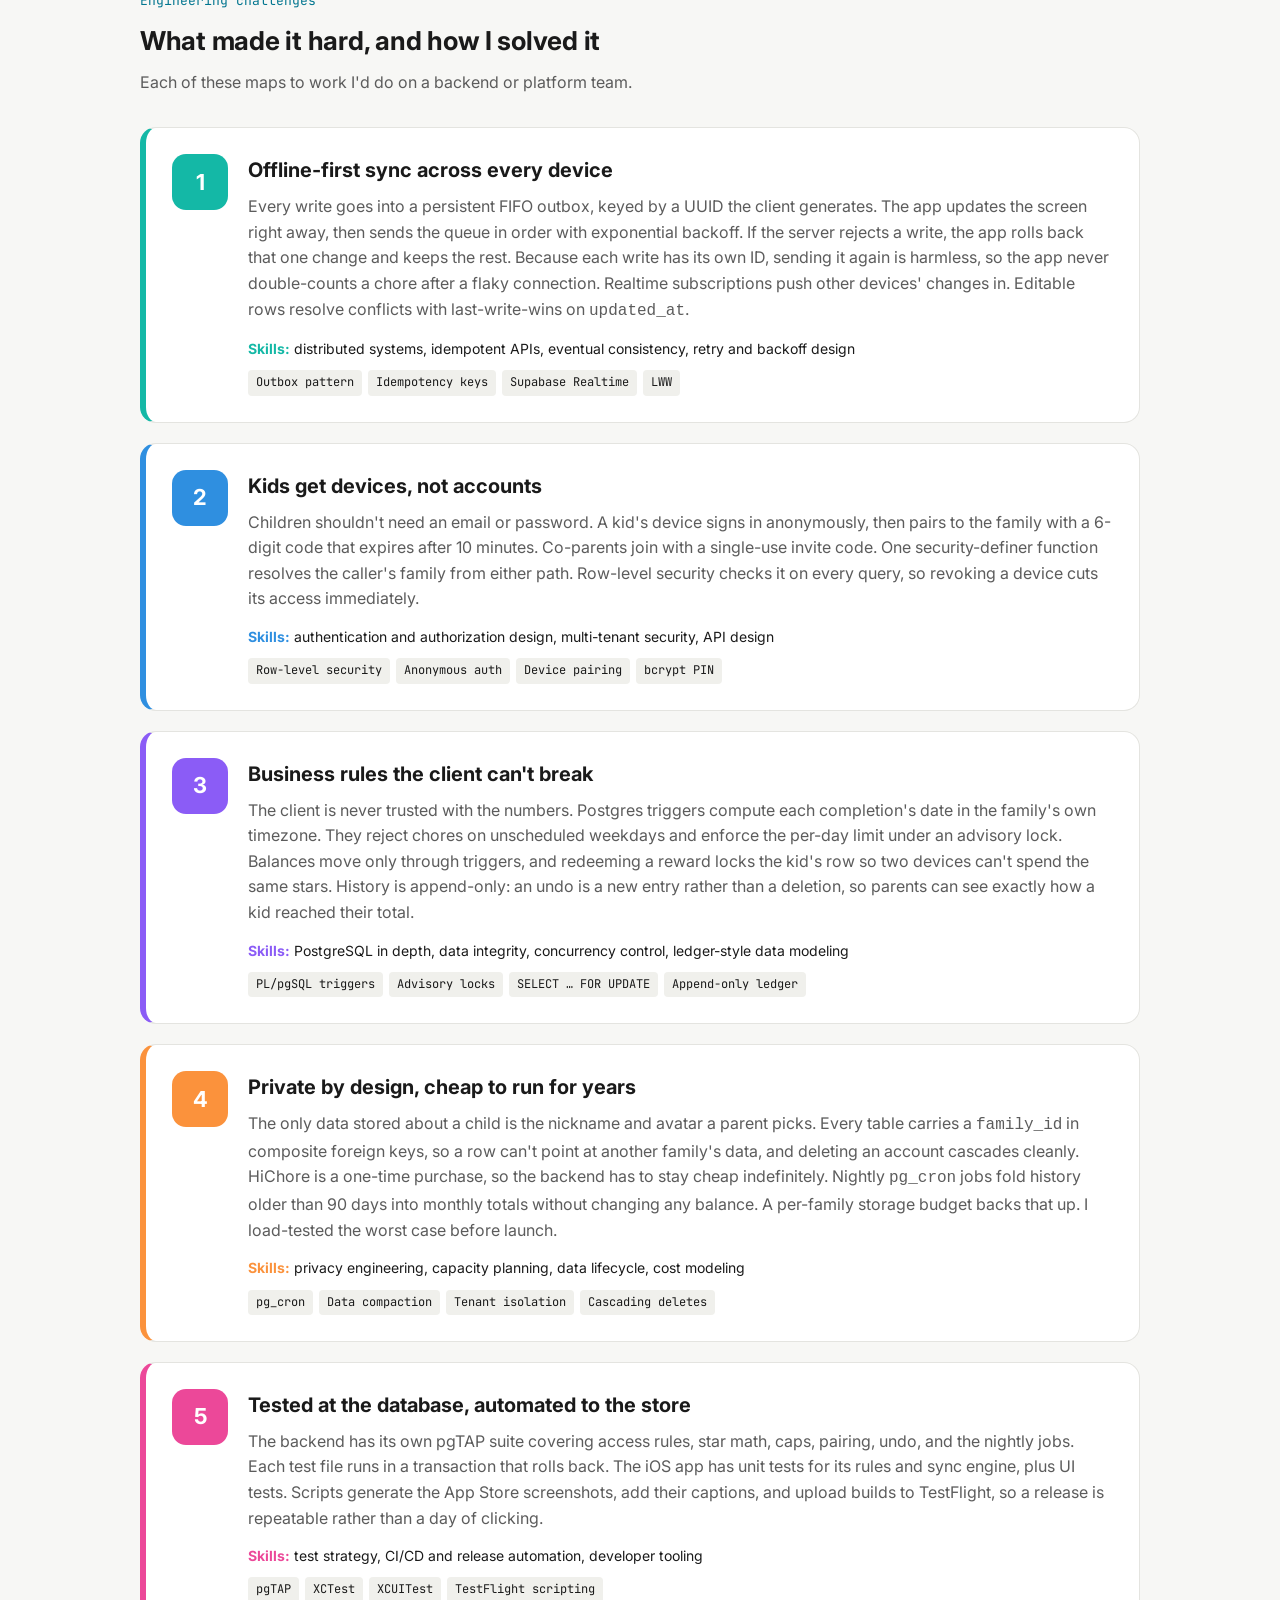
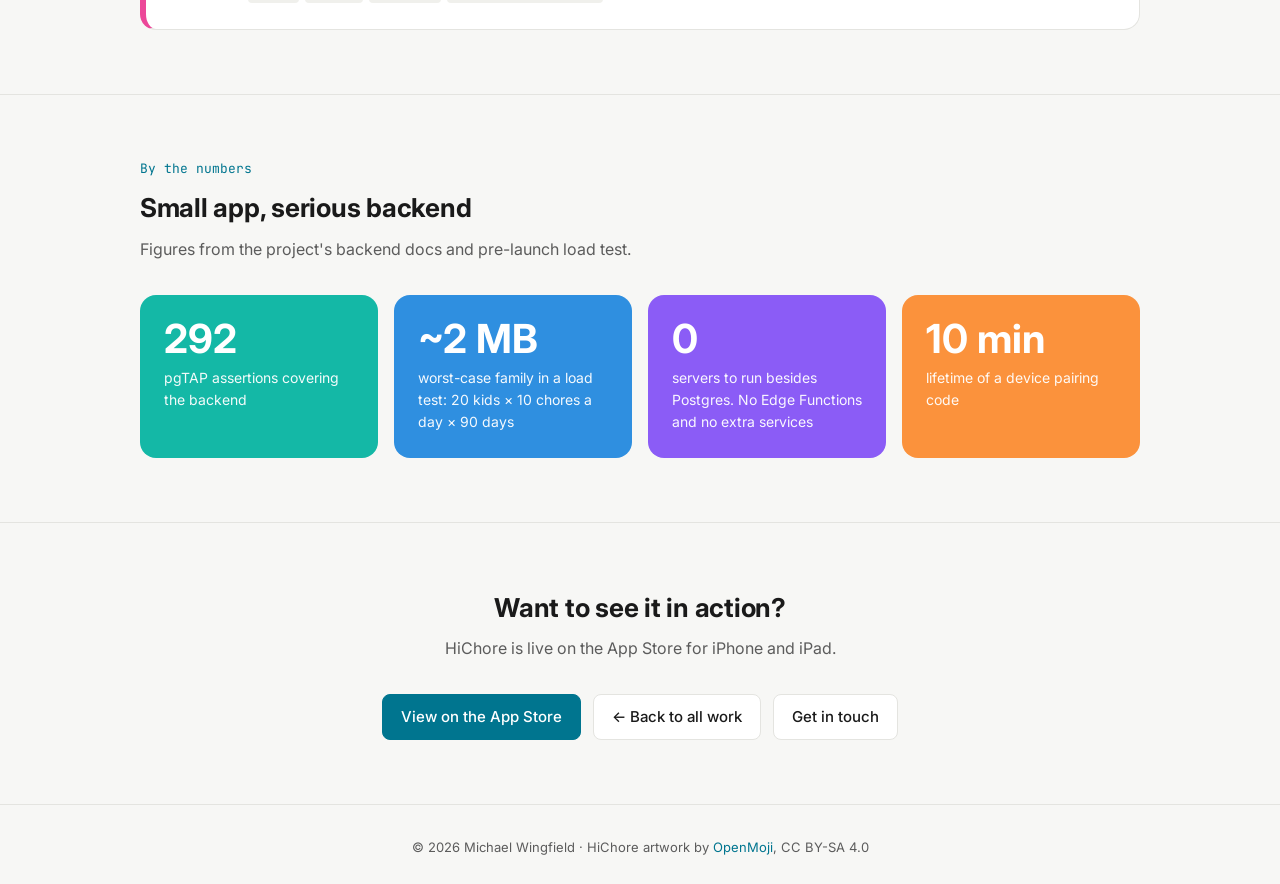
<file: projects/hichore.html>
<!doctype html>
<html lang="en">
<head>
  <meta charset="utf-8">
  <meta name="viewport" content="width=device-width, initial-scale=1">
  <title>HiChore | Michael Wingfield</title>
  <meta name="description" content="How I built HiChore, a family chore chart for iPhone and iPad with offline sync across every device in the house.">
  <meta property="og:title" content="HiChore | Michael Wingfield">
  <meta property="og:description" content="A family chore chart for iPhone and iPad with offline sync across every device in the house.">
  <meta property="og:image" content="https://kenoshen.github.io/assets/hichore/02-kid-home.jpg">
  <link rel="canonical" href="https://kenoshen.github.io/projects/hichore.html">
  <link rel="icon" href="../assets/hichore/icon.png">
  <script type="application/ld+json">
  {
    "@context": "https://schema.org",
    "@type": "MobileApplication",
    "name": "HiChore",
    "url": "https://apps.apple.com/us/app/hichore-family-chore-chart/id6829377229",
    "applicationCategory": "LifestyleApplication",
    "operatingSystem": "iOS, iPadOS",
    "description": "Family chore chart for iPhone and iPad with an offline-first sync engine and a Postgres backend on Supabase that enforces business rules with triggers and row-level security. 292 pgTAP assertions.",
    "datePublished": "2026-11",
    "creator": {
      "@type": "Person",
      "name": "Michael Wingfield",
      "url": "https://kenoshen.github.io/"
    }
  }
  </script>
  <link rel="preconnect" href="https://fonts.googleapis.com">
  <link rel="preconnect" href="https://fonts.gstatic.com" crossorigin>
  <link href="https://fonts.googleapis.com/css2?family=Inter:wght@400;500;600;700&family=JetBrains+Mono:wght@400;500&display=swap" rel="stylesheet">
  <link rel="stylesheet" href="../assets/css/site.css">
  <style>
    :root {
      --hc-teal: #14b8a6;
      --hc-blue: #2f8fe0;
      --hc-purple: #8b5cf6;
      --hc-yellow: #facc15;
      --hc-orange: #fb923c;
      --hc-pink: #ec4899;
      --hero-bg: linear-gradient(135deg, var(--hc-teal) 0%, var(--hc-blue) 50%, var(--hc-purple) 100%);
    }
  </style>
</head>
<body>
  <nav>
    <div class="wrap">
      <a class="brand" href="../index.html">Michael Wingfield</a>
      <ul>
        <li><a href="../index.html#work">Work</a></li>
        <li><a href="../index.html#contact">Contact</a></li>
      </ul>
    </div>
  </nav>

  <header class="case-hero">
    <div class="wrap">
      <a class="back" href="../index.html#work">← All work</a>
      <div class="top">
        <img class="app-icon" src="../assets/hichore/icon.png" alt="HiChore app icon">
        <div>
          <h1>HiChore</h1>
          <p class="tagline">A family chore chart kids want to open.</p>
        </div>
      </div>
      <p class="intro">
        Kids tap a chore when it's done, get a burst of confetti, and earn stars to spend in a reward
        shop their parents stock. I designed, built, and shipped the whole product: the SwiftUI app,
        the Postgres backend, and the App Store release.
      </p>
      <a class="store-btn" href="https://apps.apple.com/us/app/hichore-family-chore-chart/id6829377229">
        <svg viewBox="0 0 24 24" aria-hidden="true"><path d="M16.37 12.6c-.02-2.3 1.88-3.4 1.96-3.46-1.07-1.56-2.73-1.77-3.32-1.8-1.41-.14-2.76.83-3.47.83-.72 0-1.82-.81-2.99-.79-1.54.02-2.96.9-3.75 2.27-1.6 2.78-.41 6.9 1.15 9.15.76 1.1 1.67 2.34 2.86 2.3 1.15-.05 1.58-.74 2.97-.74 1.38 0 1.77.74 2.98.72 1.23-.02 2.01-1.12 2.76-2.23.87-1.28 1.23-2.52 1.25-2.58-.03-.01-2.39-.92-2.4-3.66zM14.1 5.86c.63-.77 1.06-1.83.94-2.9-.91.04-2.02.61-2.67 1.37-.58.67-1.09 1.76-.96 2.8 1.02.08 2.06-.52 2.69-1.27z"/></svg>
        View on the App Store
      </a>
      <ul class="facts">
        <li><span>Platform</span> <strong>iPhone &amp; iPad</strong></li>
        <li><span>App</span> <strong>Swift · SwiftUI</strong></li>
        <li><span>Backend</span> <strong>Postgres on Supabase</strong></li>
        <li><span>Released</span> <strong>November 2026</strong></li>
        <li><span>Role</span> <strong>Solo: design, code, release</strong></li>
      </ul>
    </div>
    <div class="gallery" tabindex="0" aria-label="App screenshots">
      <img src="../assets/hichore/01-kid-picker.jpg" alt="Kid picker screen with an avatar for each child">
      <img src="../assets/hichore/02-kid-home.jpg" alt="Kid home screen with star balance, confetti, and chore list">
      <img src="../assets/hichore/03-reward-shop.jpg" alt="Reward shop where kids spend stars">
      <img src="../assets/hichore/04-kid-gradient.jpg" alt="Kid view with a custom background color">
      <img src="../assets/hichore/05-parent-kids.jpg" alt="Parent view listing kids and their star balances">
      <img src="../assets/hichore/06-parent-chores.jpg" alt="Parent view for scheduling chores">
    </div>
  </header>

  <section>
    <div class="wrap split">
      <div>
        <p class="eyebrow">The brief</p>
        <h2>Simple for a four-year-old, dependable for parents</h2>
      </div>
      <div>
        <p>
          The kid side had to work for children who can't read yet, so every chore and reward has a
          picture, big buttons, and a sound. The parent side had to schedule chores by weekday,
          handle several kids, and lock behind a PIN so the family iPad can stay in Kid View.
        </p>
        <p>
          <strong>The hard part was everything underneath.</strong> A real household has a shared
          iPad on the counter, a phone for each parent, an old iPhone handed down to each kid, and
          Wi-Fi that drops. Every device needs to show the same star balance. A chore checked off in
          the car has to count when the phone reconnects, and it can't count twice.
        </p>
      </div>
    </div>
  </section>

  <section>
    <div class="wrap">
      <p class="eyebrow">Engineering challenges</p>
      <h2>What made it hard, and how I solved it</h2>
      <p class="section-sub">Each of these maps to work I'd do on a backend or platform team.</p>

      <div class="challenges">
        <article class="challenge" style="--c: var(--hc-teal)">
          <div class="num">1</div>
          <div>
            <h3>Offline-first sync across every device</h3>
            <p>
              Every write goes into a persistent FIFO outbox, keyed by a UUID the client generates. The
              app updates the screen right away, then sends the queue in order with exponential backoff.
              If the server rejects a write, the app rolls back that one change and keeps the rest.
              Because each write has its own ID, sending it again is harmless, so the app never
              double-counts a chore after a flaky connection. Realtime subscriptions push other devices'
              changes in. Editable rows resolve conflicts with last-write-wins on <code>updated_at</code>.
            </p>
            <p class="skill"><b>Skills:</b> distributed systems, idempotent APIs, eventual consistency, retry and backoff design</p>
            <ul class="tags"><li>Outbox pattern</li><li>Idempotency keys</li><li>Supabase Realtime</li><li>LWW</li></ul>
          </div>
        </article>

        <article class="challenge" style="--c: var(--hc-blue)">
          <div class="num">2</div>
          <div>
            <h3>Kids get devices, not accounts</h3>
            <p>
              Children shouldn't need an email or password. A kid's device signs in anonymously, then
              pairs to the family with a 6-digit code that expires after 10 minutes. Co-parents join
              with a single-use invite code. One security-definer function resolves the caller's family
              from either path. Row-level security checks it on every query, so revoking a device cuts
              its access immediately.
            </p>
            <p class="skill"><b>Skills:</b> authentication and authorization design, multi-tenant security, API design</p>
            <ul class="tags"><li>Row-level security</li><li>Anonymous auth</li><li>Device pairing</li><li>bcrypt PIN</li></ul>
          </div>
        </article>

        <article class="challenge" style="--c: var(--hc-purple)">
          <div class="num">3</div>
          <div>
            <h3>Business rules the client can't break</h3>
            <p>
              The client is never trusted with the numbers. Postgres triggers compute each completion's
              date in the family's own timezone. They reject chores on unscheduled weekdays and enforce
              the per-day limit under an advisory lock. Balances move only through triggers, and
              redeeming a reward locks the kid's row so two devices can't spend the same stars. History
              is append-only: an undo is a new entry rather than a deletion, so parents can see exactly
              how a kid reached their total.
            </p>
            <p class="skill"><b>Skills:</b> PostgreSQL in depth, data integrity, concurrency control, ledger-style data modeling</p>
            <ul class="tags"><li>PL/pgSQL triggers</li><li>Advisory locks</li><li>SELECT … FOR UPDATE</li><li>Append-only ledger</li></ul>
          </div>
        </article>

        <article class="challenge" style="--c: var(--hc-orange)">
          <div class="num">4</div>
          <div>
            <h3>Private by design, cheap to run for years</h3>
            <p>
              The only data stored about a child is the nickname and avatar a parent picks. Every table
              carries a <code>family_id</code> in composite foreign keys, so a row can't point at another
              family's data, and deleting an account cascades cleanly. HiChore is a one-time purchase, so
              the backend has to stay cheap indefinitely. Nightly <code>pg_cron</code> jobs fold history
              older than 90 days into monthly totals without changing any balance. A per-family storage
              budget backs that up. I load-tested the worst case before launch.
            </p>
            <p class="skill"><b>Skills:</b> privacy engineering, capacity planning, data lifecycle, cost modeling</p>
            <ul class="tags"><li>pg_cron</li><li>Data compaction</li><li>Tenant isolation</li><li>Cascading deletes</li></ul>
          </div>
        </article>

        <article class="challenge" style="--c: var(--hc-pink)">
          <div class="num">5</div>
          <div>
            <h3>Tested at the database, automated to the store</h3>
            <p>
              The backend has its own pgTAP suite covering access rules, star math, caps, pairing, undo,
              and the nightly jobs. Each test file runs in a transaction that rolls back. The iOS app has
              unit tests for its rules and sync engine, plus UI tests. Scripts generate the App Store
              screenshots, add their captions, and upload builds to TestFlight, so a release is
              repeatable rather than a day of clicking.
            </p>
            <p class="skill"><b>Skills:</b> test strategy, CI/CD and release automation, developer tooling</p>
            <ul class="tags"><li>pgTAP</li><li>XCTest</li><li>XCUITest</li><li>TestFlight scripting</li></ul>
          </div>
        </article>
      </div>
    </div>
  </section>

  <section>
    <div class="wrap">
      <p class="eyebrow">By the numbers</p>
      <h2>Small app, serious backend</h2>
      <p class="section-sub">Figures from the project's backend docs and pre-launch load test.</p>
      <div class="stats">
        <div class="stat" style="background: var(--hc-teal)"><div class="big">292</div><p>pgTAP assertions covering the backend</p></div>
        <div class="stat" style="background: var(--hc-blue)"><div class="big">~2 MB</div><p>worst-case family in a load test: 20 kids × 10 chores a day × 90 days</p></div>
        <div class="stat" style="background: var(--hc-purple)"><div class="big">0</div><p>servers to run besides Postgres. No Edge Functions and no extra services</p></div>
        <div class="stat" style="background: var(--hc-orange)"><div class="big">10 min</div><p>lifetime of a device pairing code</p></div>
      </div>
    </div>
  </section>

  <section class="next">
    <div class="wrap">
      <h2>Want to see it in action?</h2>
      <p class="section-sub" style="margin-left:auto;margin-right:auto">HiChore is live on the App Store for iPhone and iPad.</p>
      <div class="cta">
        <a class="btn primary" href="https://apps.apple.com/us/app/hichore-family-chore-chart/id6829377229">View on the App Store</a>
        <a class="btn" href="../index.html#work">← Back to all work</a>
        <a class="btn" href="mailto:mwingfie@gmail.com">Get in touch</a>
      </div>
    </div>
  </section>

  <footer>© 2026 Michael Wingfield · HiChore artwork by <a href="https://openmoji.org">OpenMoji</a>, CC BY-SA 4.0</footer>
</body>
</html>
</file>
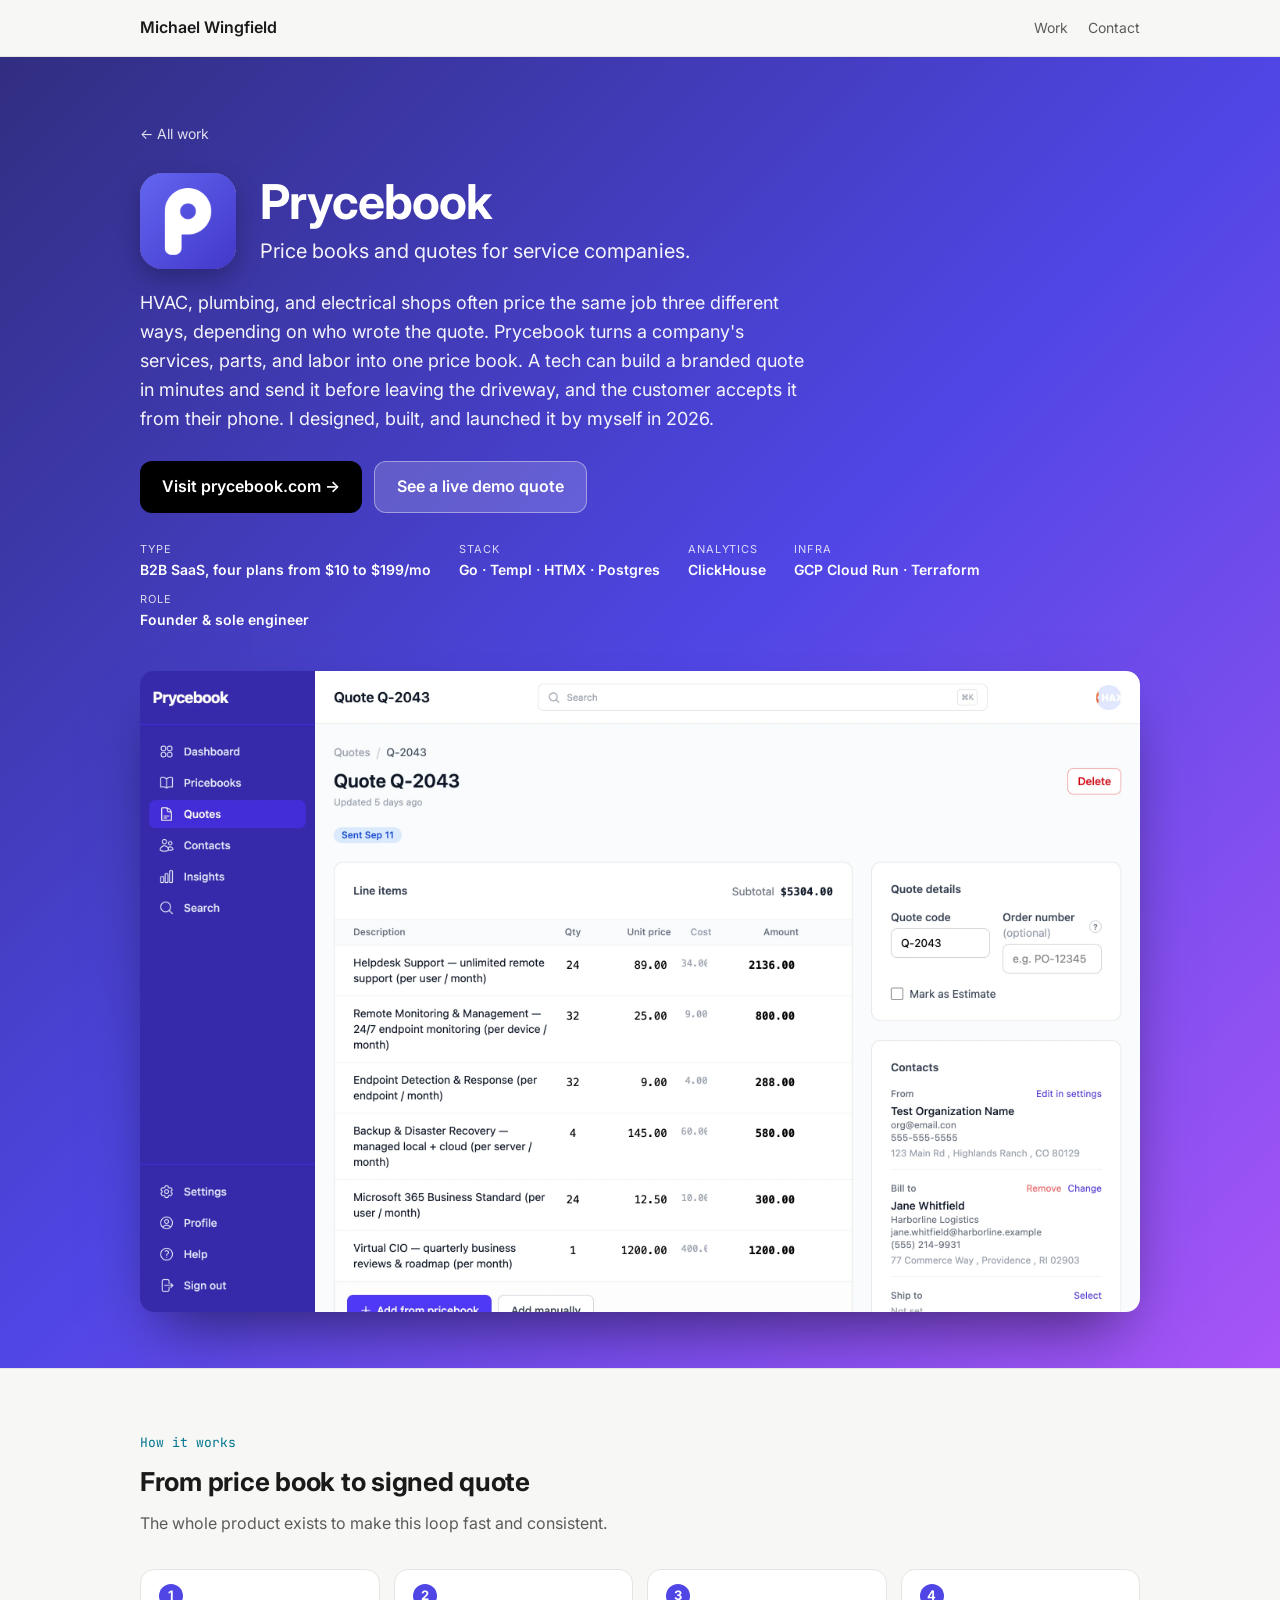
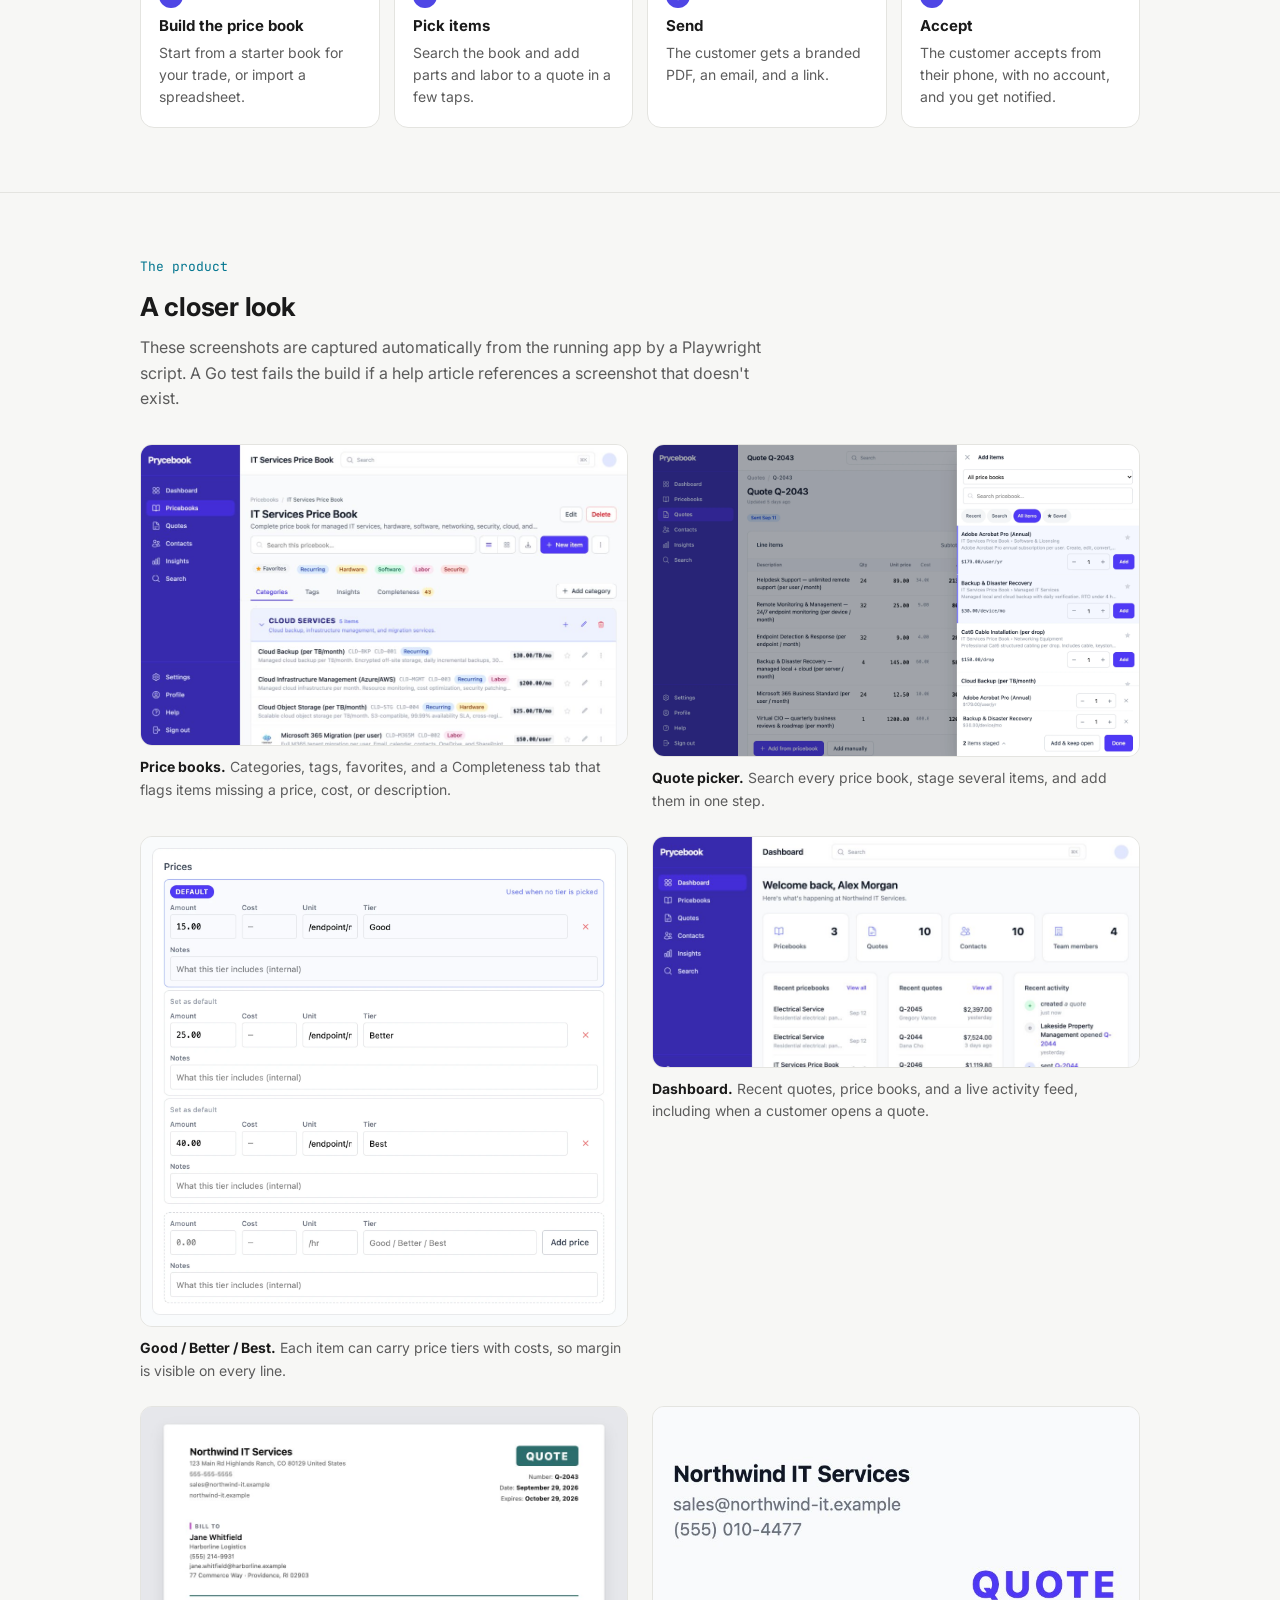
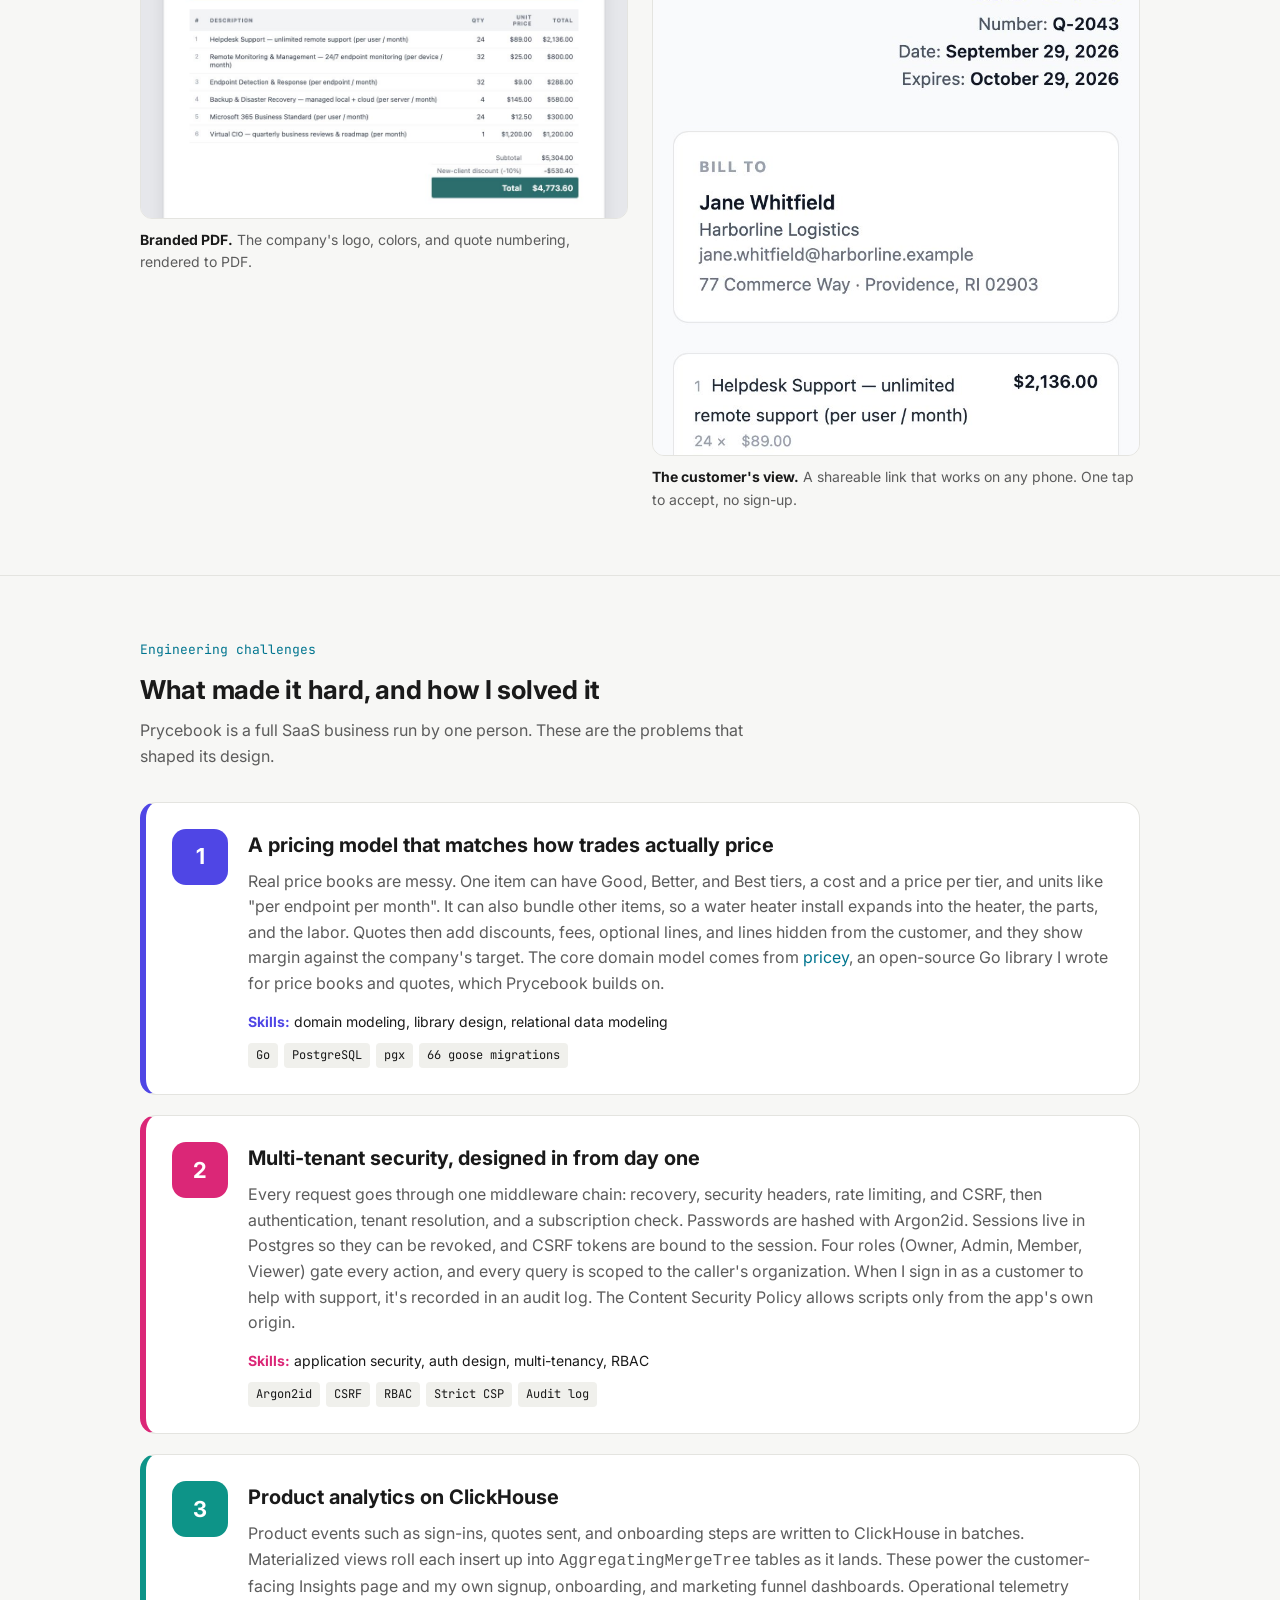
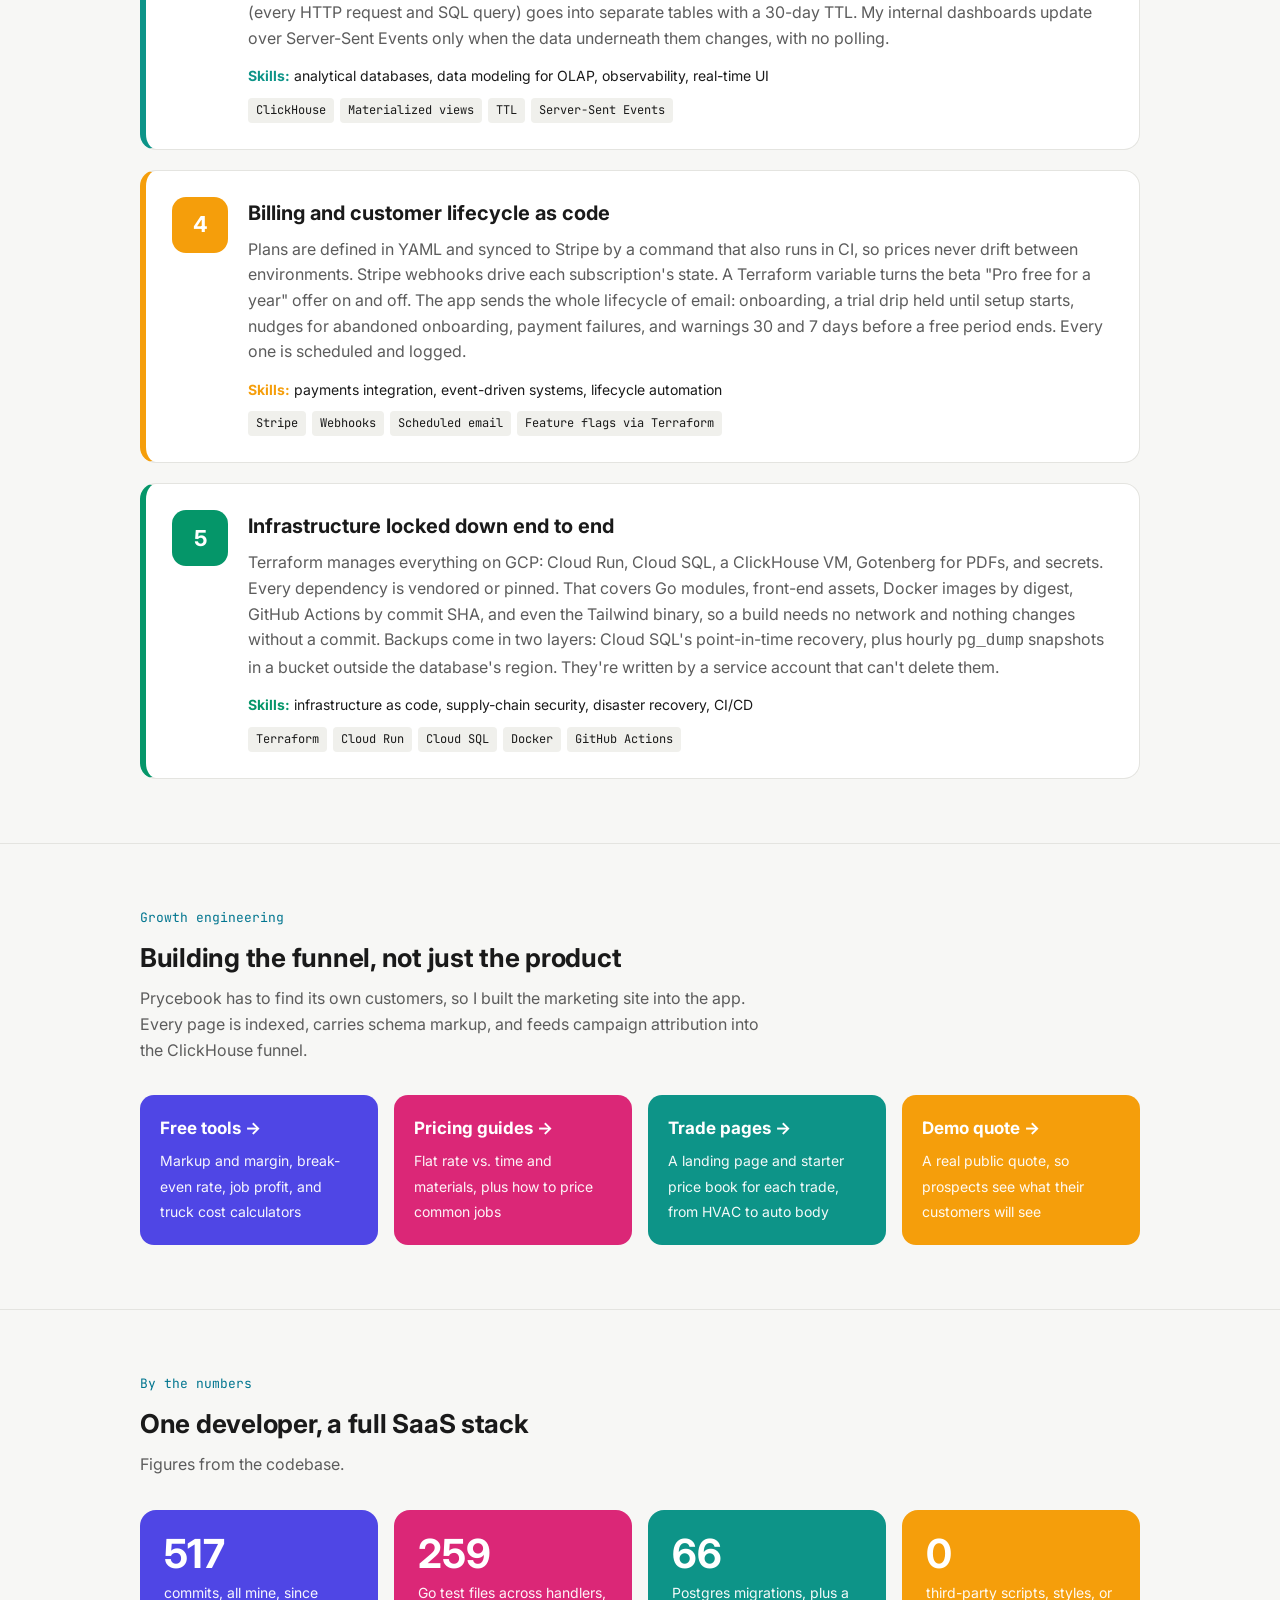
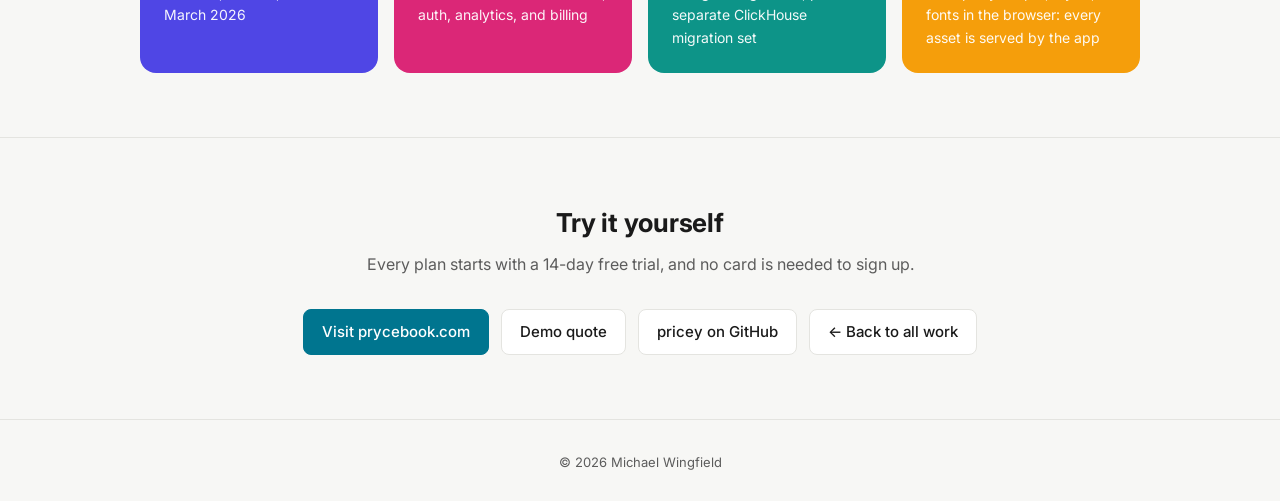
<file: projects/prycebook.html>
<!doctype html>
<html lang="en">
<head>
  <meta charset="utf-8">
  <meta name="viewport" content="width=device-width, initial-scale=1">
  <title>Prycebook | Michael Wingfield</title>
  <meta name="description" content="How I built Prycebook, a price book and quoting SaaS for service companies, on Go, HTMX, Postgres, and ClickHouse.">
  <meta property="og:title" content="Prycebook | Michael Wingfield">
  <meta property="og:description" content="Price book and quoting SaaS for service companies: Go, HTMX, Postgres, ClickHouse, GCP.">
  <meta property="og:image" content="https://kenoshen.github.io/assets/prycebook/og-image.png">
  <link rel="canonical" href="https://kenoshen.github.io/projects/prycebook.html">
  <link rel="icon" href="../assets/prycebook/icon-512.png">
  <script type="application/ld+json">
  {
    "@context": "https://schema.org",
    "@type": "WebApplication",
    "name": "Prycebook",
    "url": "https://prycebook.com",
    "applicationCategory": "BusinessApplication",
    "operatingSystem": "Web",
    "description": "Price book and quoting SaaS for service companies such as HVAC, plumbing, and electrical contractors. Go, Templ, HTMX, and Postgres, with ClickHouse product analytics, on GCP Cloud Run managed by Terraform. Launched in 2026, in public beta.",
    "datePublished": "2026",
    "offers": {
      "@type": "AggregateOffer",
      "priceCurrency": "USD",
      "lowPrice": "10",
      "highPrice": "199"
    },
    "creator": {
      "@type": "Person",
      "name": "Michael Wingfield",
      "url": "https://kenoshen.github.io/",
      "jobTitle": "Founder and sole engineer"
    }
  }
  </script>
  <link rel="preconnect" href="https://fonts.googleapis.com">
  <link rel="preconnect" href="https://fonts.gstatic.com" crossorigin>
  <link href="https://fonts.googleapis.com/css2?family=Inter:wght@400;500;600;700&family=JetBrains+Mono:wght@400;500&display=swap" rel="stylesheet">
  <link rel="stylesheet" href="../assets/css/site.css">
  <style>
    :root {
      --pb-indigo: #4f46e5;
      --pb-deep: #312e81;
      --pb-violet: #a855f7;
      --pb-green: #059669;
      --pb-amber: #f59e0b;
      --pb-pink: #db2777;
      --pb-teal: #0d9488;
      --hero-bg: linear-gradient(135deg, var(--pb-deep) 0%, var(--pb-indigo) 50%, var(--pb-violet) 100%);
    }
    .hero-shot { max-width: 1040px; margin: 0 auto; padding: 0 20px 56px; }
    .hero-shot img { border-radius: 14px; box-shadow: 0 30px 60px -20px rgba(0,0,0,.55); }
    .screens img { background: #f8fafc; }
    .screens .tall { display: grid; grid-template-columns: 1fr 1fr; gap: 24px; align-items: start; }
    .flow { display: grid; grid-template-columns: repeat(4, 1fr); gap: 14px; counter-reset: step; margin: 0; padding: 0; list-style: none; }
    .flow li {
      counter-increment: step; position: relative;
      background: var(--surface); border: 1px solid var(--border); border-radius: 14px;
      padding: 44px 18px 18px; font-size: 14px; color: var(--muted);
    }
    .flow li::before {
      content: counter(step); position: absolute; top: 14px; left: 18px;
      width: 24px; height: 24px; border-radius: 50%; display: grid; place-items: center;
      background: var(--pb-indigo); color: #fff; font-weight: 700; font-size: 13px;
    }
    .flow li b { display: block; color: var(--text); font-size: 15px; margin-bottom: 4px; }
    .growth { display: grid; grid-template-columns: repeat(auto-fit, minmax(220px, 1fr)); gap: 16px; }
    .growth a {
      display: block; padding: 20px; border-radius: 14px; color: #fff;
      transition: transform .15s ease;
    }
    .growth a:hover { text-decoration: none; transform: translateY(-2px); }
    .growth a b { display: block; font-size: 17px; margin-bottom: 6px; }
    .growth a span { font-size: 14px; opacity: .95; }
    @media (max-width: 760px) {
      .flow { grid-template-columns: 1fr 1fr; }
      .screens .tall { grid-template-columns: 1fr; }
    }
  </style>
</head>
<body>
  <nav>
    <div class="wrap">
      <a class="brand" href="../index.html">Michael Wingfield</a>
      <ul>
        <li><a href="../index.html#work">Work</a></li>
        <li><a href="../index.html#contact">Contact</a></li>
      </ul>
    </div>
  </nav>

  <header class="case-hero">
    <div class="wrap">
      <a class="back" href="../index.html#work">← All work</a>
      <div class="top">
        <img class="app-icon" src="../assets/prycebook/icon-512.png" alt="Prycebook app icon">
        <div>
          <h1>Prycebook</h1>
          <p class="tagline">Price books and quotes for service companies.</p>
        </div>
      </div>
      <p class="intro">
        HVAC, plumbing, and electrical shops often price the same job three different ways, depending on
        who wrote the quote. Prycebook turns a company's services, parts, and labor into one price book.
        A tech can build a branded quote in minutes and send it before leaving the driveway, and the
        customer accepts it from their phone. I designed, built, and launched it by myself in 2026.
      </p>
      <div class="store-row">
        <a class="store-btn" href="https://prycebook.com">Visit prycebook.com →</a>
        <a class="store-btn light" href="https://prycebook.com/demo/quote">See a live demo quote</a>
      </div>
      <ul class="facts">
        <li><span>Type</span> <strong>B2B SaaS, four plans from $10 to $199/mo</strong></li>
        <li><span>Stack</span> <strong>Go · Templ · HTMX · Postgres</strong></li>
        <li><span>Analytics</span> <strong>ClickHouse</strong></li>
        <li><span>Infra</span> <strong>GCP Cloud Run · Terraform</strong></li>
        <li><span>Role</span> <strong>Founder &amp; sole engineer</strong></li>
      </ul>
    </div>
    <div class="hero-shot">
      <img src="../assets/prycebook/help-quote-builder.webp" alt="Prycebook quote builder with line items, unit prices, costs, and contact details">
    </div>
  </header>

  <section>
    <div class="wrap">
      <p class="eyebrow">How it works</p>
      <h2>From price book to signed quote</h2>
      <p class="section-sub">The whole product exists to make this loop fast and consistent.</p>
      <ol class="flow">
        <li><b>Build the price book</b>Start from a starter book for your trade, or import a spreadsheet.</li>
        <li><b>Pick items</b>Search the book and add parts and labor to a quote in a few taps.</li>
        <li><b>Send</b>The customer gets a branded PDF, an email, and a link.</li>
        <li><b>Accept</b>The customer accepts from their phone, with no account, and you get notified.</li>
      </ol>
    </div>
  </section>

  <section>
    <div class="wrap">
      <p class="eyebrow">The product</p>
      <h2>A closer look</h2>
      <p class="section-sub">These screenshots are captured automatically from the running app by a Playwright script. A Go test fails the build if a help article references a screenshot that doesn't exist.</p>
      <div class="screens">
        <figure>
          <img src="../assets/prycebook/email-pricebook.jpg" alt="IT services price book with categories, tags, and items" loading="lazy">
          <figcaption><b>Price books.</b> Categories, tags, favorites, and a Completeness tab that flags items missing a price, cost, or description.</figcaption>
        </figure>
        <figure>
          <img src="../assets/prycebook/help-quote-picker.webp" alt="Item picker drawer for adding price book items to a quote" loading="lazy">
          <figcaption><b>Quote picker.</b> Search every price book, stage several items, and add them in one step.</figcaption>
        </figure>
        <figure>
          <img src="../assets/prycebook/help-item-price-tiers.webp" alt="Good, Better, and Best price tiers on an item" loading="lazy">
          <figcaption><b>Good / Better / Best.</b> Each item can carry price tiers with costs, so margin is visible on every line.</figcaption>
        </figure>
        <figure>
          <img src="../assets/prycebook/email-dashboard.jpg" alt="Dashboard with counts, recent price books, recent quotes, and activity" loading="lazy">
          <figcaption><b>Dashboard.</b> Recent quotes, price books, and a live activity feed, including when a customer opens a quote.</figcaption>
        </figure>
        <div class="wide tall">
          <figure>
            <img src="../assets/prycebook/email-quote-pdf.jpg" alt="Branded PDF quote with line items, discount, and total" loading="lazy">
            <figcaption><b>Branded PDF.</b> The company's logo, colors, and quote numbering, rendered to PDF.</figcaption>
          </figure>
          <figure>
            <img src="../assets/prycebook/email-public-quote-phone.jpg" alt="Public quote page as a customer sees it on a phone" loading="lazy">
            <figcaption><b>The customer's view.</b> A shareable link that works on any phone. One tap to accept, no sign-up.</figcaption>
          </figure>
        </div>
      </div>
    </div>
  </section>

  <section>
    <div class="wrap">
      <p class="eyebrow">Engineering challenges</p>
      <h2>What made it hard, and how I solved it</h2>
      <p class="section-sub">Prycebook is a full SaaS business run by one person. These are the problems that shaped its design.</p>

      <div class="challenges">
        <article class="challenge" style="--c: var(--pb-indigo)">
          <div class="num">1</div>
          <div>
            <h3>A pricing model that matches how trades actually price</h3>
            <p>
              Real price books are messy. One item can have Good, Better, and Best tiers, a cost and a
              price per tier, and units like "per endpoint per month". It can also bundle other items, so
              a water heater install expands into the heater, the parts, and the labor. Quotes then add
              discounts, fees, optional lines, and lines hidden from the customer, and they show margin
              against the company's target. The core domain model comes from
              <a href="https://github.com/Kenoshen/pricey">pricey</a>, an open-source Go library I wrote
              for price books and quotes, which Prycebook builds on.
            </p>
            <p class="skill"><b>Skills:</b> domain modeling, library design, relational data modeling</p>
            <ul class="tags"><li>Go</li><li>PostgreSQL</li><li>pgx</li><li>66 goose migrations</li></ul>
          </div>
        </article>

        <article class="challenge" style="--c: var(--pb-pink)">
          <div class="num">2</div>
          <div>
            <h3>Multi-tenant security, designed in from day one</h3>
            <p>
              Every request goes through one middleware chain: recovery, security headers, rate
              limiting, and CSRF, then authentication, tenant resolution, and a subscription check.
              Passwords are hashed with Argon2id. Sessions live in Postgres so they can be revoked, and
              CSRF tokens are bound to the session. Four roles (Owner, Admin, Member, Viewer) gate every
              action, and every query is scoped to the caller's organization. When I sign in as a
              customer to help with support, it's recorded in an audit log. The Content Security Policy
              allows scripts only from the app's own origin.
            </p>
            <p class="skill"><b>Skills:</b> application security, auth design, multi-tenancy, RBAC</p>
            <ul class="tags"><li>Argon2id</li><li>CSRF</li><li>RBAC</li><li>Strict CSP</li><li>Audit log</li></ul>
          </div>
        </article>

        <article class="challenge" style="--c: var(--pb-teal)">
          <div class="num">3</div>
          <div>
            <h3>Product analytics on ClickHouse</h3>
            <p>
              Product events such as sign-ins, quotes sent, and onboarding steps are written to ClickHouse
              in batches. Materialized views roll each insert up into <code>AggregatingMergeTree</code>
              tables as it lands. These power the customer-facing Insights page and my own signup,
              onboarding, and marketing funnel dashboards. Operational telemetry (every
              HTTP request and SQL query) goes into separate tables with a 30-day TTL. My internal
              dashboards update over Server-Sent Events only when the data underneath them changes,
              with no polling.
            </p>
            <p class="skill"><b>Skills:</b> analytical databases, data modeling for OLAP, observability, real-time UI</p>
            <ul class="tags"><li>ClickHouse</li><li>Materialized views</li><li>TTL</li><li>Server-Sent Events</li></ul>
          </div>
        </article>

        <article class="challenge" style="--c: var(--pb-amber)">
          <div class="num">4</div>
          <div>
            <h3>Billing and customer lifecycle as code</h3>
            <p>
              Plans are defined in YAML and synced to Stripe by a command that also runs in CI, so
              prices never drift between environments. Stripe webhooks drive each subscription's state.
              A Terraform variable turns the beta "Pro free for a year" offer on and off. The app sends
              the whole lifecycle of email: onboarding, a trial drip held until setup starts, nudges for
              abandoned onboarding, payment failures, and warnings 30 and 7 days before a free period
              ends. Every one is scheduled and logged.
            </p>
            <p class="skill"><b>Skills:</b> payments integration, event-driven systems, lifecycle automation</p>
            <ul class="tags"><li>Stripe</li><li>Webhooks</li><li>Scheduled email</li><li>Feature flags via Terraform</li></ul>
          </div>
        </article>

        <article class="challenge" style="--c: var(--pb-green)">
          <div class="num">5</div>
          <div>
            <h3>Infrastructure locked down end to end</h3>
            <p>
              Terraform manages everything on GCP: Cloud Run, Cloud SQL, a ClickHouse VM, Gotenberg for
              PDFs, and secrets. Every dependency is vendored or pinned. That covers Go modules, front-end
              assets, Docker images by digest, GitHub Actions by commit SHA, and even the Tailwind binary,
              so a build needs no network and nothing changes without a commit. Backups come in two layers:
              Cloud SQL's point-in-time recovery, plus hourly <code>pg_dump</code> snapshots in a bucket
              outside the database's region. They're written by a service account that can't delete them.
            </p>
            <p class="skill"><b>Skills:</b> infrastructure as code, supply-chain security, disaster recovery, CI/CD</p>
            <ul class="tags"><li>Terraform</li><li>Cloud Run</li><li>Cloud SQL</li><li>Docker</li><li>GitHub Actions</li></ul>
          </div>
        </article>
      </div>
    </div>
  </section>

  <section>
    <div class="wrap">
      <p class="eyebrow">Growth engineering</p>
      <h2>Building the funnel, not just the product</h2>
      <p class="section-sub">
        Prycebook has to find its own customers, so I built the marketing site into the app. Every page
        is indexed, carries schema markup, and feeds campaign attribution into the ClickHouse funnel.
      </p>
      <div class="growth">
        <a href="https://prycebook.com/tools" style="background: var(--pb-indigo)"><b>Free tools →</b> <span>Markup and margin, break-even rate, job profit, and truck cost calculators</span></a>
        <a href="https://prycebook.com/guides" style="background: var(--pb-pink)"><b>Pricing guides →</b> <span>Flat rate vs. time and materials, plus how to price common jobs</span></a>
        <a href="https://prycebook.com/for/plumbing" style="background: var(--pb-teal)"><b>Trade pages →</b> <span>A landing page and starter price book for each trade, from HVAC to auto body</span></a>
        <a href="https://prycebook.com/demo/quote" style="background: var(--pb-amber)"><b>Demo quote →</b> <span>A real public quote, so prospects see what their customers will see</span></a>
      </div>
    </div>
  </section>

  <section>
    <div class="wrap">
      <p class="eyebrow">By the numbers</p>
      <h2>One developer, a full SaaS stack</h2>
      <p class="section-sub">Figures from the codebase.</p>
      <div class="stats">
        <div class="stat" style="background: var(--pb-indigo)"><div class="big">517</div><p>commits, all mine, since March 2026</p></div>
        <div class="stat" style="background: var(--pb-pink)"><div class="big">259</div><p>Go test files across handlers, auth, analytics, and billing</p></div>
        <div class="stat" style="background: var(--pb-teal)"><div class="big">66</div><p>Postgres migrations, plus a separate ClickHouse migration set</p></div>
        <div class="stat" style="background: var(--pb-amber)"><div class="big">0</div><p>third-party scripts, styles, or fonts in the browser: every asset is served by the app</p></div>
      </div>
    </div>
  </section>

  <section class="next">
    <div class="wrap">
      <h2>Try it yourself</h2>
      <p class="section-sub">Every plan starts with a 14-day free trial, and no card is needed to sign up.</p>
      <div class="cta">
        <a class="btn primary" href="https://prycebook.com">Visit prycebook.com</a>
        <a class="btn" href="https://prycebook.com/demo/quote">Demo quote</a>
        <a class="btn" href="https://github.com/Kenoshen/pricey">pricey on GitHub</a>
        <a class="btn" href="../index.html#work">← Back to all work</a>
      </div>
    </div>
  </section>

  <footer>© 2026 Michael Wingfield</footer>
</body>
</html>
</file>
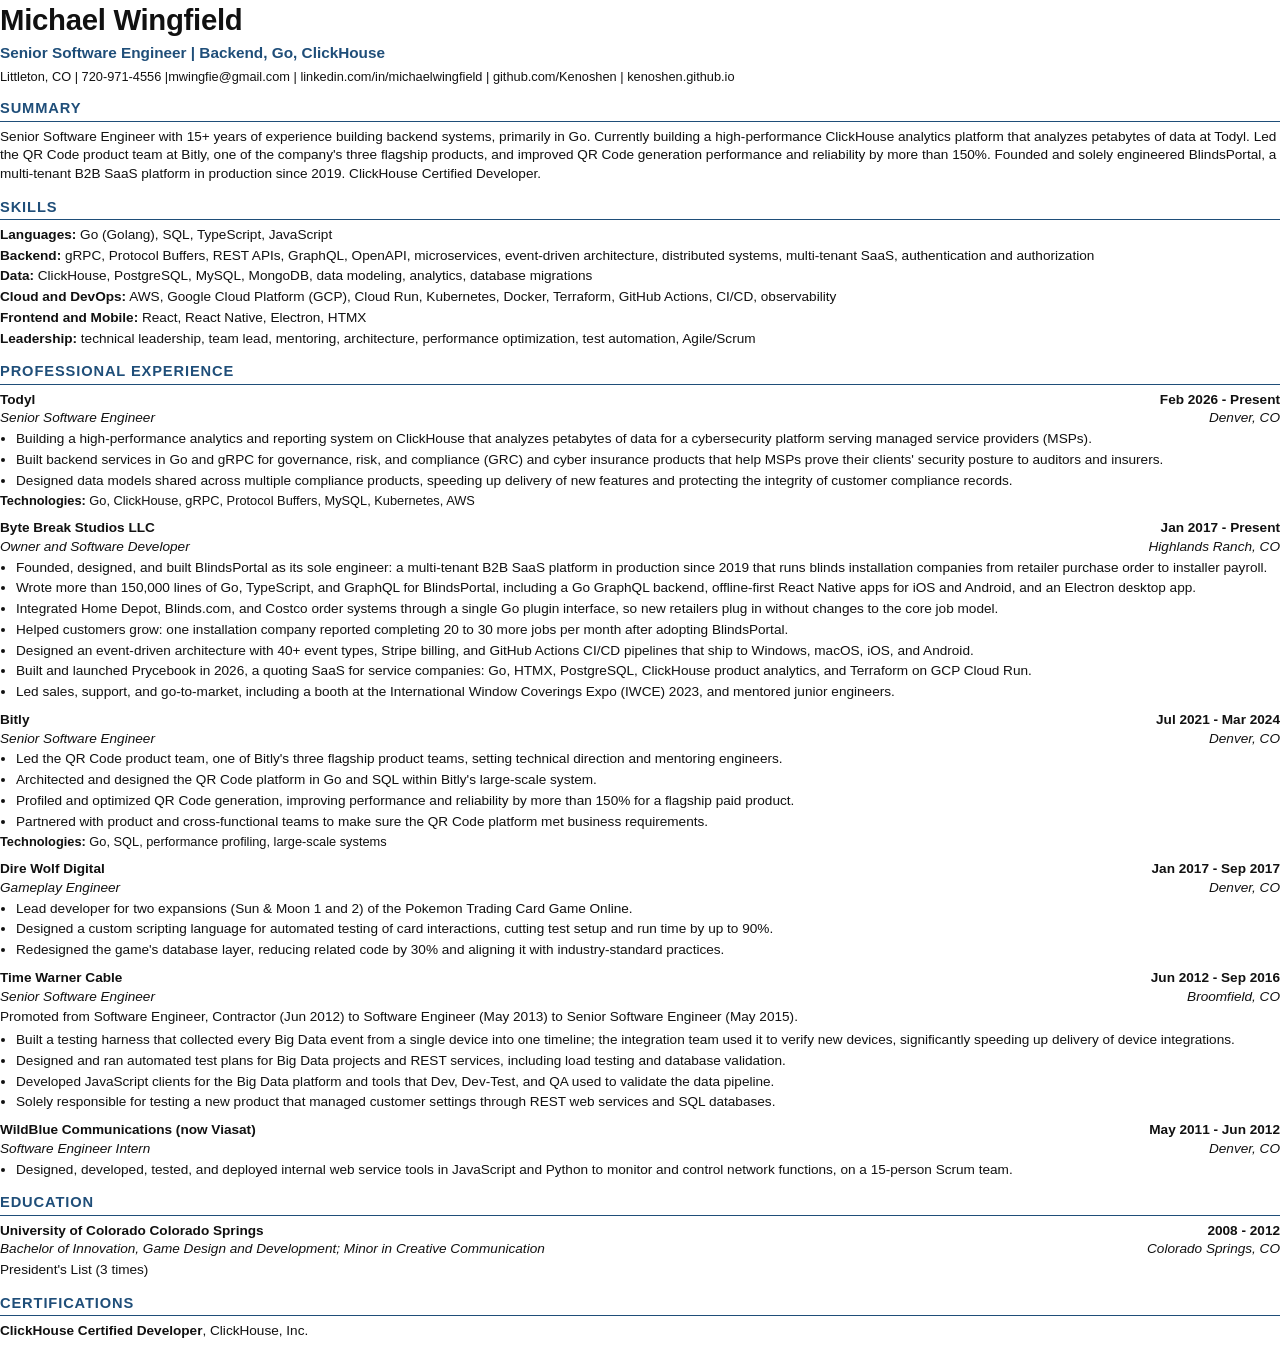
<file: resume/resume.html>
<!doctype html>
<html lang="en">
<head>
<meta charset="utf-8">
<title>Michael Wingfield - Senior Software Engineer - Resume</title>
<meta name="author" content="Michael Wingfield">
<meta name="robots" content="noindex">
<!-- Source for /Michael-Wingfield-Resume.pdf. Regenerate with headless Chrome print-to-pdf. -->
<link rel="canonical" href="https://kenoshen.github.io/Michael-Wingfield-Resume.pdf">
<meta name="description" content="Resume of Michael Wingfield, Senior Software Engineer specializing in Go backend systems, ClickHouse analytics, and SaaS platforms.">
<meta name="keywords" content="Senior Software Engineer, Backend Engineer, Go, Golang, ClickHouse, gRPC, PostgreSQL, MySQL, Kubernetes, AWS, GCP, SaaS, Distributed Systems">
<style>
  @page { size: Letter; margin: 0.55in 0.6in; }
  * { box-sizing: border-box; }
  body { margin: 0; font-family: "Helvetica Neue", Helvetica, Arial, sans-serif; font-size: 10.2pt; line-height: 1.38; color: #111; }
  h1 { font-size: 22pt; margin: 0; letter-spacing: -0.01em; }
  .headline { font-size: 11.5pt; font-weight: 600; color: #1f4e79; margin: 2px 0 4px; }
  .contact { margin: 0; font-size: 9.6pt; }
  .contact a { color: #111; text-decoration: none; }
  h2 {
    font-size: 11pt; text-transform: uppercase; letter-spacing: 0.06em; color: #1f4e79;
    border-bottom: 1px solid #1f4e79; padding-bottom: 2px; margin: 13px 0 6px;
  }
  p { margin: 0 0 4px; }
  .skills p { margin: 0 0 2px; }
  .job { margin: 0 0 9px; }
  .job-line { display: flex; justify-content: space-between; gap: 12px; font-weight: 700; break-after: avoid; }
  .sub-line { display: flex; justify-content: space-between; gap: 12px; font-style: italic; margin-bottom: 2px; break-after: avoid; }
  .sub-line span:last-child, .job-line span:last-child { white-space: nowrap; }
  ul { margin: 2px 0 0; padding-left: 16px; }
  li { margin: 0 0 2px; break-inside: avoid; }
  h2 { break-after: avoid; }
  .tech { margin-top: 2px; font-size: 9.6pt; }
</style>
</head>
<body>

<h1>Michael Wingfield</h1>
<p class="headline">Senior Software Engineer | Backend, Go, ClickHouse</p>
<p class="contact">Littleton, CO | 720-971-4556 |<a href="mailto:mwingfie@gmail.com">mwingfie@gmail.com</a> | <a href="https://www.linkedin.com/in/michaelwingfield">linkedin.com/in/michaelwingfield</a> | <a href="https://github.com/Kenoshen">github.com/Kenoshen</a> | <a href="https://kenoshen.github.io">kenoshen.github.io</a></p>

<h2>Summary</h2>
<p>Senior Software Engineer with 15+ years of experience building backend systems, primarily in Go. Currently building a high-performance ClickHouse analytics platform that analyzes petabytes of data at Todyl. Led the QR Code product team at Bitly, one of the company's three flagship products, and improved QR Code generation performance and reliability by more than 150%. Founded and solely engineered BlindsPortal, a multi-tenant B2B SaaS platform in production since 2019. ClickHouse Certified Developer.</p>

<h2>Skills</h2>
<div class="skills">
  <p><b>Languages:</b> Go (Golang), SQL, TypeScript, JavaScript</p>
  <p><b>Backend:</b> gRPC, Protocol Buffers, REST APIs, GraphQL, OpenAPI, microservices, event-driven architecture, distributed systems, multi-tenant SaaS, authentication and authorization</p>
  <p><b>Data:</b> ClickHouse, PostgreSQL, MySQL, MongoDB, data modeling, analytics, database migrations</p>
  <p><b>Cloud and DevOps:</b> AWS, Google Cloud Platform (GCP), Cloud Run, Kubernetes, Docker, Terraform, GitHub Actions, CI/CD, observability</p>
  <p><b>Frontend and Mobile:</b> React, React Native, Electron, HTMX</p>
  <p><b>Leadership:</b> technical leadership, team lead, mentoring, architecture, performance optimization, test automation, Agile/Scrum</p>
</div>

<h2>Professional Experience</h2>

<div class="job">
  <div class="job-line"><span>Todyl</span><span>Feb 2026 - Present</span></div>
  <div class="sub-line"><span>Senior Software Engineer</span><span>Denver, CO</span></div>
  <ul>
    <li>Building a high-performance analytics and reporting system on ClickHouse that analyzes petabytes of data for a cybersecurity platform serving managed service providers (MSPs).</li>
    <li>Built backend services in Go and gRPC for governance, risk, and compliance (GRC) and cyber insurance products that help MSPs prove their clients' security posture to auditors and insurers.</li>
    <li>Designed data models shared across multiple compliance products, speeding up delivery of new features and protecting the integrity of customer compliance records.</li>
  </ul>
  <p class="tech"><b>Technologies:</b> Go, ClickHouse, gRPC, Protocol Buffers, MySQL, Kubernetes, AWS</p>
</div>

<div class="job">
  <div class="job-line"><span>Byte Break Studios LLC</span><span>Jan 2017 - Present</span></div>
  <div class="sub-line"><span>Owner and Software Developer</span><span>Highlands Ranch, CO</span></div>
  <ul>
    <li>Founded, designed, and built BlindsPortal as its sole engineer: a multi-tenant B2B SaaS platform in production since 2019 that runs blinds installation companies from retailer purchase order to installer payroll.</li>
    <li>Wrote more than 150,000 lines of Go, TypeScript, and GraphQL for BlindsPortal, including a Go GraphQL backend, offline-first React Native apps for iOS and Android, and an Electron desktop app.</li>
    <li>Integrated Home Depot, Blinds.com, and Costco order systems through a single Go plugin interface, so new retailers plug in without changes to the core job model.</li>
    <li>Helped customers grow: one installation company reported completing 20 to 30 more jobs per month after adopting BlindsPortal.</li>
    <li>Designed an event-driven architecture with 40+ event types, Stripe billing, and GitHub Actions CI/CD pipelines that ship to Windows, macOS, iOS, and Android.</li>
    <li>Built and launched Prycebook in 2026, a quoting SaaS for service companies: Go, HTMX, PostgreSQL, ClickHouse product analytics, and Terraform on GCP Cloud Run.</li>
    <li>Led sales, support, and go-to-market, including a booth at the International Window Coverings Expo (IWCE) 2023, and mentored junior engineers.</li>
  </ul>
</div>

<div class="job">
  <div class="job-line"><span>Bitly</span><span>Jul 2021 - Mar 2024</span></div>
  <div class="sub-line"><span>Senior Software Engineer</span><span>Denver, CO</span></div>
  <ul>
    <li>Led the QR Code product team, one of Bitly's three flagship product teams, setting technical direction and mentoring engineers.</li>
    <li>Architected and designed the QR Code platform in Go and SQL within Bitly's large-scale system.</li>
    <li>Profiled and optimized QR Code generation, improving performance and reliability by more than 150% for a flagship paid product.</li>
    <li>Partnered with product and cross-functional teams to make sure the QR Code platform met business requirements.</li>
  </ul>
  <p class="tech"><b>Technologies:</b> Go, SQL, performance profiling, large-scale systems</p>
</div>

<div class="job">
  <div class="job-line"><span>Dire Wolf Digital</span><span>Jan 2017 - Sep 2017</span></div>
  <div class="sub-line"><span>Gameplay Engineer</span><span>Denver, CO</span></div>
  <ul>
    <li>Lead developer for two expansions (Sun &amp; Moon 1 and 2) of the Pokemon Trading Card Game Online.</li>
    <li>Designed a custom scripting language for automated testing of card interactions, cutting test setup and run time by up to 90%.</li>
    <li>Redesigned the game's database layer, reducing related code by 30% and aligning it with industry-standard practices.</li>
  </ul>
</div>

<div class="job">
  <div class="job-line"><span>Time Warner Cable</span><span>Jun 2012 - Sep 2016</span></div>
  <div class="sub-line"><span>Senior Software Engineer</span><span>Broomfield, CO</span></div>
  <p>Promoted from Software Engineer, Contractor (Jun 2012) to Software Engineer (May 2013) to Senior Software Engineer (May 2015).</p>
  <ul>
    <li>Built a testing harness that collected every Big Data event from a single device into one timeline; the integration team used it to verify new devices, significantly speeding up delivery of device integrations.</li>
    <li>Designed and ran automated test plans for Big Data projects and REST services, including load testing and database validation.</li>
    <li>Developed JavaScript clients for the Big Data platform and tools that Dev, Dev-Test, and QA used to validate the data pipeline.</li>
    <li>Solely responsible for testing a new product that managed customer settings through REST web services and SQL databases.</li>
  </ul>
</div>

<div class="job">
  <div class="job-line"><span>WildBlue Communications (now Viasat)</span><span>May 2011 - Jun 2012</span></div>
  <div class="sub-line"><span>Software Engineer Intern</span><span>Denver, CO</span></div>
  <ul>
    <li>Designed, developed, tested, and deployed internal web service tools in JavaScript and Python to monitor and control network functions, on a 15-person Scrum team.</li>
  </ul>
</div>

<h2>Education</h2>
<div class="job">
  <div class="job-line"><span>University of Colorado Colorado Springs</span><span>2008 - 2012</span></div>
  <div class="sub-line"><span>Bachelor of Innovation, Game Design and Development; Minor in Creative Communication</span><span>Colorado Springs, CO</span></div>
  <p>President's List (3 times)</p>
</div>

<h2>Certifications</h2>
<p><b>ClickHouse Certified Developer</b>, ClickHouse, Inc.</p>

</body>
</html>
</file>
<file: assets/css/site.css>
:root {
  --bg: #f7f7f5;
  --surface: #ffffff;
  --text: #1a1a1a;
  --muted: #5c5c5c;
  --border: #e4e4e0;
  --accent: #00758f;
  --accent-soft: #e2f3f6;
  --tag-bg: #f0f0ec;
  --on-accent: #ffffff;
}
@media (prefers-color-scheme: dark) {
  :root {
    --bg: #0f1113;
    --surface: #171a1d;
    --text: #e8e8e6;
    --muted: #9a9a96;
    --border: #262a2e;
    --accent: #4fc3dc;
    --accent-soft: #12303a;
    --tag-bg: #1f2327;
    --on-accent: #0f1113;
  }
}
* { box-sizing: border-box; }
html { scroll-behavior: smooth; }
body {
  margin: 0;
  background: var(--bg);
  color: var(--text);
  font: 16px/1.6 Inter, system-ui, -apple-system, sans-serif;
  -webkit-font-smoothing: antialiased;
}
img { max-width: 100%; display: block; }
a { color: var(--accent); text-decoration: none; }
a:hover { text-decoration: underline; }
.wrap { max-width: 1040px; margin: 0 auto; padding: 0 20px; }

nav {
  position: sticky; top: 0; z-index: 10;
  background: color-mix(in srgb, var(--bg) 85%, transparent);
  backdrop-filter: blur(8px);
  border-bottom: 1px solid var(--border);
}
nav .wrap { display: flex; justify-content: space-between; align-items: center; height: 56px; }
nav .brand { font-weight: 600; color: var(--text); }
nav ul { display: flex; gap: 20px; list-style: none; margin: 0; padding: 0; font-size: 14px; }
nav ul a { color: var(--muted); }
nav ul a:hover { color: var(--text); text-decoration: none; }

h1 { font-size: clamp(32px, 6vw, 48px); line-height: 1.1; margin: 0 0 16px; letter-spacing: -0.02em; }
h2 { font-size: 26px; margin: 0 0 8px; letter-spacing: -0.01em; }
.eyebrow { font-family: "JetBrains Mono", monospace; font-size: 13px; color: var(--accent); margin: 0 0 8px; }
.section-sub { color: var(--muted); margin: 0 0 32px; max-width: 640px; }
section { padding: 64px 0; border-top: 1px solid var(--border); }

.cta { display: flex; flex-wrap: wrap; gap: 12px; }
.btn {
  display: inline-flex; align-items: center; gap: 8px;
  padding: 10px 18px; border-radius: 8px; font-weight: 500; font-size: 15px;
  border: 1px solid var(--border); color: var(--text); background: var(--surface);
}
.btn:hover { text-decoration: none; border-color: var(--accent); }
.btn.primary { background: var(--accent); color: var(--on-accent); border-color: var(--accent); }
.btn svg { width: 18px; height: 18px; fill: currentColor; }

.tags { display: flex; flex-wrap: wrap; gap: 6px; list-style: none; margin: 0; padding: 0; }
.tags li { font-family: "JetBrains Mono", monospace; font-size: 12px; background: var(--tag-bg); padding: 3px 8px; border-radius: 4px; }

footer { padding: 32px 0; text-align: center; color: var(--muted); font-size: 13px; border-top: 1px solid var(--border); }

/* Project showcase tiles (home page) */
.showcase {
  position: relative; overflow: hidden;
  display: grid; grid-template-columns: 1fr 1fr; align-items: center; gap: 24px;
  min-height: 380px; padding: 40px;
  border-radius: 24px; color: #fff;
  box-shadow: 0 20px 50px -20px rgba(30, 60, 140, .45);
  transition: transform .25s ease, box-shadow .25s ease;
}
.showcase:hover { text-decoration: none; transform: translateY(-4px); box-shadow: 0 28px 60px -20px rgba(30, 60, 140, .6); }
.showcase .badge-row { display: flex; align-items: center; gap: 14px; margin-bottom: 18px; }
.showcase .app-icon { width: 64px; height: 64px; border-radius: 15px; box-shadow: 0 6px 16px rgba(0,0,0,.25); }
.showcase .kicker { font-size: 13px; font-weight: 600; text-transform: uppercase; letter-spacing: .08em; opacity: .9; }
.showcase h3 { font-size: clamp(30px, 5vw, 42px); line-height: 1.05; margin: 0 0 12px; letter-spacing: -0.02em; }
.showcase p { font-size: 17px; margin: 0 0 20px; opacity: .95; max-width: 420px; }
.showcase .pills { display: flex; flex-wrap: wrap; gap: 8px; margin-bottom: 26px; list-style: none; padding: 0; }
.showcase .pills li { font-size: 13px; font-weight: 500; padding: 4px 12px; border-radius: 999px; background: rgba(255,255,255,.18); border: 1px solid rgba(255,255,255,.3); }
.showcase .go {
  display: inline-flex; align-items: center; gap: 8px;
  font-weight: 600; padding: 12px 20px; border-radius: 999px;
  background: #fff; color: #1e3a8a;
  transition: gap .2s ease;
}
.showcase:hover .go { gap: 14px; }
.showcase .shots { position: relative; height: 340px; }
.showcase .shots img {
  position: absolute; top: 50%; left: 50%;
  width: 150px; border-radius: 16px;
  box-shadow: 0 16px 36px rgba(0,0,0,.3);
  transition: transform .35s ease;
}
.showcase .shots img:nth-child(1) { transform: translate(-130%, -46%) rotate(-8deg); }
.showcase .shots img:nth-child(2) { transform: translate(-50%, -54%); z-index: 2; width: 165px; }
.showcase .shots img:nth-child(3) { transform: translate(30%, -46%) rotate(8deg); }
.showcase:hover .shots img:nth-child(1) { transform: translate(-145%, -46%) rotate(-11deg); }
.showcase:hover .shots img:nth-child(2) { transform: translate(-50%, -58%) scale(1.03); }
.showcase:hover .shots img:nth-child(3) { transform: translate(45%, -46%) rotate(11deg); }
.showcase .sparkle { position: absolute; color: #facc15; opacity: .9; pointer-events: none; }

.showcase.hichore { background: linear-gradient(135deg, #14b8a6 0%, #2f8fe0 50%, #8b5cf6 100%); }
.showcase.blindsportal { background: linear-gradient(135deg, #0f2f52 0%, #1d63b0 55%, #38bdf8 100%); }
.showcase.prycebook { background: linear-gradient(135deg, #312e81 0%, #4f46e5 50%, #a855f7 100%); }
.showcase .shots.devices.two img:nth-child(2) { width: 150px; transform: translate(30%, -22%) rotate(4deg); }
.showcase:hover .shots.devices.two img:nth-child(2) { transform: translate(40%, -24%) rotate(6deg); }

/* Desktop + phone composition for SaaS tiles */
.showcase .shots.devices img { width: auto; border-radius: 10px; }
.showcase .shots.devices img:nth-child(1) { width: 92%; transform: translate(-56%, -60%); }
.showcase .shots.devices img:nth-child(2) { width: 118px; transform: translate(40%, -18%) rotate(5deg); z-index: 2; border-radius: 14px; }
.showcase .shots.devices img:nth-child(3) { width: 108px; transform: translate(-150%, -10%) rotate(-6deg); z-index: 2; border-radius: 14px; }
.showcase:hover .shots.devices img:nth-child(1) { transform: translate(-56%, -64%) scale(1.02); }
.showcase:hover .shots.devices img:nth-child(2) { transform: translate(52%, -20%) rotate(8deg); }
.showcase:hover .shots.devices img:nth-child(3) { transform: translate(-165%, -12%) rotate(-9deg); }

@media (max-width: 760px) {
  .showcase { grid-template-columns: 1fr; padding: 28px 22px; }
  .showcase .shots { height: 280px; }
  .showcase .shots img { width: 120px; }
  .showcase .shots img:nth-child(2) { width: 132px; }
  .showcase .shots.devices img:nth-child(1) { width: 100%; }
  .showcase .shots.devices img:nth-child(2) { width: 96px; }
  .showcase .shots.devices img:nth-child(3) { width: 88px; }
}

/* Case study pages. Each page sets --hero-bg and its own accent colors. */
.case-hero {
  color: #fff;
  background: var(--hero-bg);
  padding: 64px 0 0;
  overflow: hidden;
}
.case-hero .back { color: rgba(255,255,255,.85); font-size: 14px; display: inline-block; margin-bottom: 28px; }
.case-hero .top { display: flex; gap: 24px; align-items: center; margin-bottom: 20px; }
.case-hero .app-icon { width: 96px; height: 96px; border-radius: 22px; box-shadow: 0 10px 24px rgba(0,0,0,.25); flex-shrink: 0; }
.case-hero h1 { margin: 0 0 6px; }
.case-hero .tagline { font-size: 20px; opacity: .95; margin: 0; }
.case-hero .intro { font-size: 18px; max-width: 680px; margin: 0 0 28px; opacity: .95; }
.store-row { display: flex; flex-wrap: wrap; gap: 12px; }
.store-btn {
  display: inline-flex; align-items: center; gap: 10px;
  background: #000; color: #fff; padding: 12px 22px; border-radius: 12px;
  font-weight: 600; font-size: 16px;
}
.store-btn:hover { text-decoration: none; background: #1a1a1a; }
.store-btn.light { background: rgba(255,255,255,.16); border: 1px solid rgba(255,255,255,.4); }
.store-btn.light:hover { background: rgba(255,255,255,.26); }
.store-btn svg { width: 22px; height: 22px; fill: #fff; }
.facts { display: flex; flex-wrap: wrap; gap: 10px 28px; margin: 28px 0 40px; padding: 0; list-style: none; font-size: 14px; }
.facts li span { display: block; text-transform: uppercase; letter-spacing: .08em; font-size: 11px; opacity: .8; }
.facts li strong { font-weight: 600; }

.gallery {
  display: flex; gap: 18px; overflow-x: auto; scroll-snap-type: x mandatory;
  padding: 0 20px 48px; margin: 0 auto; max-width: 1040px;
  scrollbar-width: thin;
}
.gallery img {
  flex: 0 0 auto; width: 220px; border-radius: 20px; scroll-snap-align: start;
  box-shadow: 0 18px 40px -12px rgba(0,0,0,.4);
}

.split { display: grid; grid-template-columns: 1fr 1fr; gap: 40px; align-items: start; }
.split p { color: var(--muted); margin: 0 0 14px; }
.split p strong { color: var(--text); }

.challenges { display: grid; gap: 20px; }
.challenge {
  display: grid; grid-template-columns: 56px 1fr; gap: 20px;
  background: var(--surface); border: 1px solid var(--border); border-radius: 16px; padding: 26px;
  border-left: 6px solid var(--c);
}
.challenge .num {
  width: 56px; height: 56px; border-radius: 14px; display: grid; place-items: center;
  background: var(--c); color: #fff; font-weight: 700; font-size: 22px;
}
.challenge h3 { margin: 0 0 8px; font-size: 20px; }
.challenge p { margin: 0 0 12px; color: var(--muted); }
.challenge .skill { font-size: 14px; margin: 14px 0 10px; color: var(--text); }
.challenge .skill b { color: var(--c); }

.stats { display: grid; grid-template-columns: repeat(auto-fit, minmax(200px, 1fr)); gap: 16px; }
.stat { border-radius: 16px; padding: 24px; color: #fff; }
.stat .big { font-size: 40px; font-weight: 700; line-height: 1; margin-bottom: 8px; }
.stat p { margin: 0; font-size: 14px; opacity: .95; }

.screens { display: grid; grid-template-columns: repeat(2, 1fr); gap: 24px; }
.screens figure { margin: 0; }
.screens img { border-radius: 12px; border: 1px solid var(--border); background: #fff; }
.screens figcaption { font-size: 14px; color: var(--muted); margin-top: 10px; }
.screens figcaption b { color: var(--text); }
.screens .wide { grid-column: 1 / -1; }

.stack { display: grid; grid-template-columns: repeat(auto-fit, minmax(220px, 1fr)); gap: 16px; }
.stack .layer { background: var(--surface); border: 1px solid var(--border); border-radius: 14px; padding: 20px; border-top: 4px solid var(--c); }
.stack .layer h3 { margin: 0 0 4px; font-size: 16px; }
.stack .layer p { margin: 0 0 12px; font-size: 14px; color: var(--muted); }

.next { text-align: center; }
.next .cta { justify-content: center; }
.next .section-sub { margin-left: auto; margin-right: auto; }

/* Experience layout: job list plus a proportional time chart on the right */
.exp-layout { display: grid; grid-template-columns: minmax(0, 1fr) auto; gap: 28px; }
.tl-chart { --axis: 44px; --lane-w: 12px; --lane-gap: 8px; position: relative; width: calc(var(--axis) + var(--lanes, 2) * (var(--lane-w) + var(--lane-gap))); }
.tl-chart::before { content: ""; position: absolute; top: 0; bottom: 0; left: calc(var(--axis) - 8px); width: 1px; background: var(--border); }
.tl-tick {
  position: absolute; left: 0; width: calc(var(--axis) - 14px); transform: translateY(50%);
  font-family: "JetBrains Mono", monospace; font-size: 11px; line-height: 1; color: var(--muted); text-align: right;
}
.tl-tick::after { content: ""; position: absolute; top: 50%; right: -10px; width: 5px; height: 1px; background: var(--border); }
.tl-bar {
  position: absolute; left: calc(var(--axis) + var(--lane) * (var(--lane-w) + var(--lane-gap)));
  width: var(--lane-w); min-height: 6px; border-radius: 999px; background: currentColor;
  cursor: pointer; transition: opacity .15s, box-shadow .15s;
}
.tl-bar.current { border-top-left-radius: 2px; border-top-right-radius: 2px; }
.tl-chart:hover .tl-bar { opacity: .35; }
.tl-chart .tl-bar:hover, .tl-chart .tl-bar.is-hl { opacity: 1; box-shadow: 0 0 0 3px color-mix(in srgb, currentColor 35%, transparent); }
.job.is-hl .job-card { border-color: var(--c); box-shadow: 0 0 0 1px var(--c); }
.job-card { transition: border-color .15s, box-shadow .15s; }
@media (max-width: 640px) {
  .exp-layout { grid-template-columns: 1fr; }
  .tl-chart { display: none; }
}

/* Experience timeline */
.timeline { list-style: none; margin: 0; padding: 0; position: relative; display: grid; gap: 24px; }
.timeline::before { content: ""; position: absolute; left: 9px; top: 60px; bottom: 60px; width: 2px; background: var(--border); }
.job { position: relative; display: grid; grid-template-columns: 20px 1fr; gap: 20px; align-items: start; }
.job .dot {
  position: relative; width: 20px; height: 20px; margin-top: 56px; border-radius: 50%;
  background: var(--c); box-shadow: 0 0 0 5px var(--bg);
}
.job .logo {
  flex-shrink: 0; width: 168px; height: 72px; padding: 10px 14px; border-radius: 12px;
  background: #fff; border: 1px solid var(--border);
  display: block; overflow: hidden;
}
.job .logo img { display: block; width: 100%; height: 100%; object-fit: contain; }
.job-head .logo { margin-bottom: 14px; }
.job-card {
  min-width: 0; background: var(--surface); border: 1px solid var(--border);
  border-top: 4px solid var(--c); border-radius: 16px; padding: 26px;
}
.job-head { display: flex; justify-content: space-between; align-items: flex-start; gap: 8px 20px; flex-wrap: wrap; margin-bottom: 12px; }
.job-head h3 { margin: 0; font-size: 21px; letter-spacing: -0.01em; }
.job-head .role { margin: 2px 0 0; font-weight: 600; }
.job-head .when { margin: 0; font-family: "JetBrains Mono", monospace; font-size: 13px; color: var(--muted); text-align: right; line-height: 1.5; }
.job .about { color: var(--muted); margin: 0 0 20px; }
.impact { display: grid; grid-template-columns: repeat(auto-fit, minmax(180px, 1fr)); gap: 12px; margin: 0 0 22px; }
.impact > div {
  background: color-mix(in srgb, var(--c) 10%, var(--surface));
  border-left: 4px solid var(--c); border-radius: 10px; padding: 14px 16px;
}
.impact b { display: block; font-size: 28px; line-height: 1.1; letter-spacing: -0.02em; margin-bottom: 4px; }
.impact span { display: block; font-size: 13px; line-height: 1.45; color: var(--muted); }
.highlights { margin: 0 0 22px; padding-left: 20px; list-style: disc; }
.highlights li { margin-bottom: 12px; }
.highlights li:last-child { margin-bottom: 0; }
.highlights li::marker { color: var(--c); }
.gained .label {
  display: block; margin-bottom: 8px; font-size: 12px; font-weight: 600;
  text-transform: uppercase; letter-spacing: 0.06em; color: var(--muted);
}
.job.compact .job-card { padding: 22px 26px; }
.job.compact .about { margin-bottom: 14px; }
.proj-links { display: flex; flex-wrap: wrap; gap: 10px; margin: 0 0 22px; }
.proj-links a {
  display: inline-flex; align-items: center; gap: 10px; padding: 7px 14px 7px 7px;
  border: 1px solid var(--border); border-radius: 12px; background: var(--bg);
  color: var(--text); font-weight: 600; font-size: 15px;
}
.proj-links a:hover { border-color: var(--c); text-decoration: none; }
.proj-links img { width: 32px; height: 32px; border-radius: 8px; }

@media (max-width: 640px) {
  .timeline::before { left: 6px; }
  .job { grid-template-columns: 14px 1fr; gap: 12px; }
  .job .dot { width: 14px; height: 14px; margin-top: 47px; }
  .job .logo { width: 136px; height: 60px; }
  .job-card, .job.compact .job-card { padding: 20px; }
  .job-head .when { text-align: left; }
}

@media (max-width: 760px) {
  .split { grid-template-columns: 1fr; gap: 16px; }
  .challenge { grid-template-columns: 1fr; padding: 22px; }
  .case-hero .top { flex-direction: column; align-items: flex-start; }
  .case-hero .app-icon { width: 76px; height: 76px; border-radius: 18px; }
  .gallery img { width: 170px; }
  .screens { grid-template-columns: 1fr; }
}
</file>
